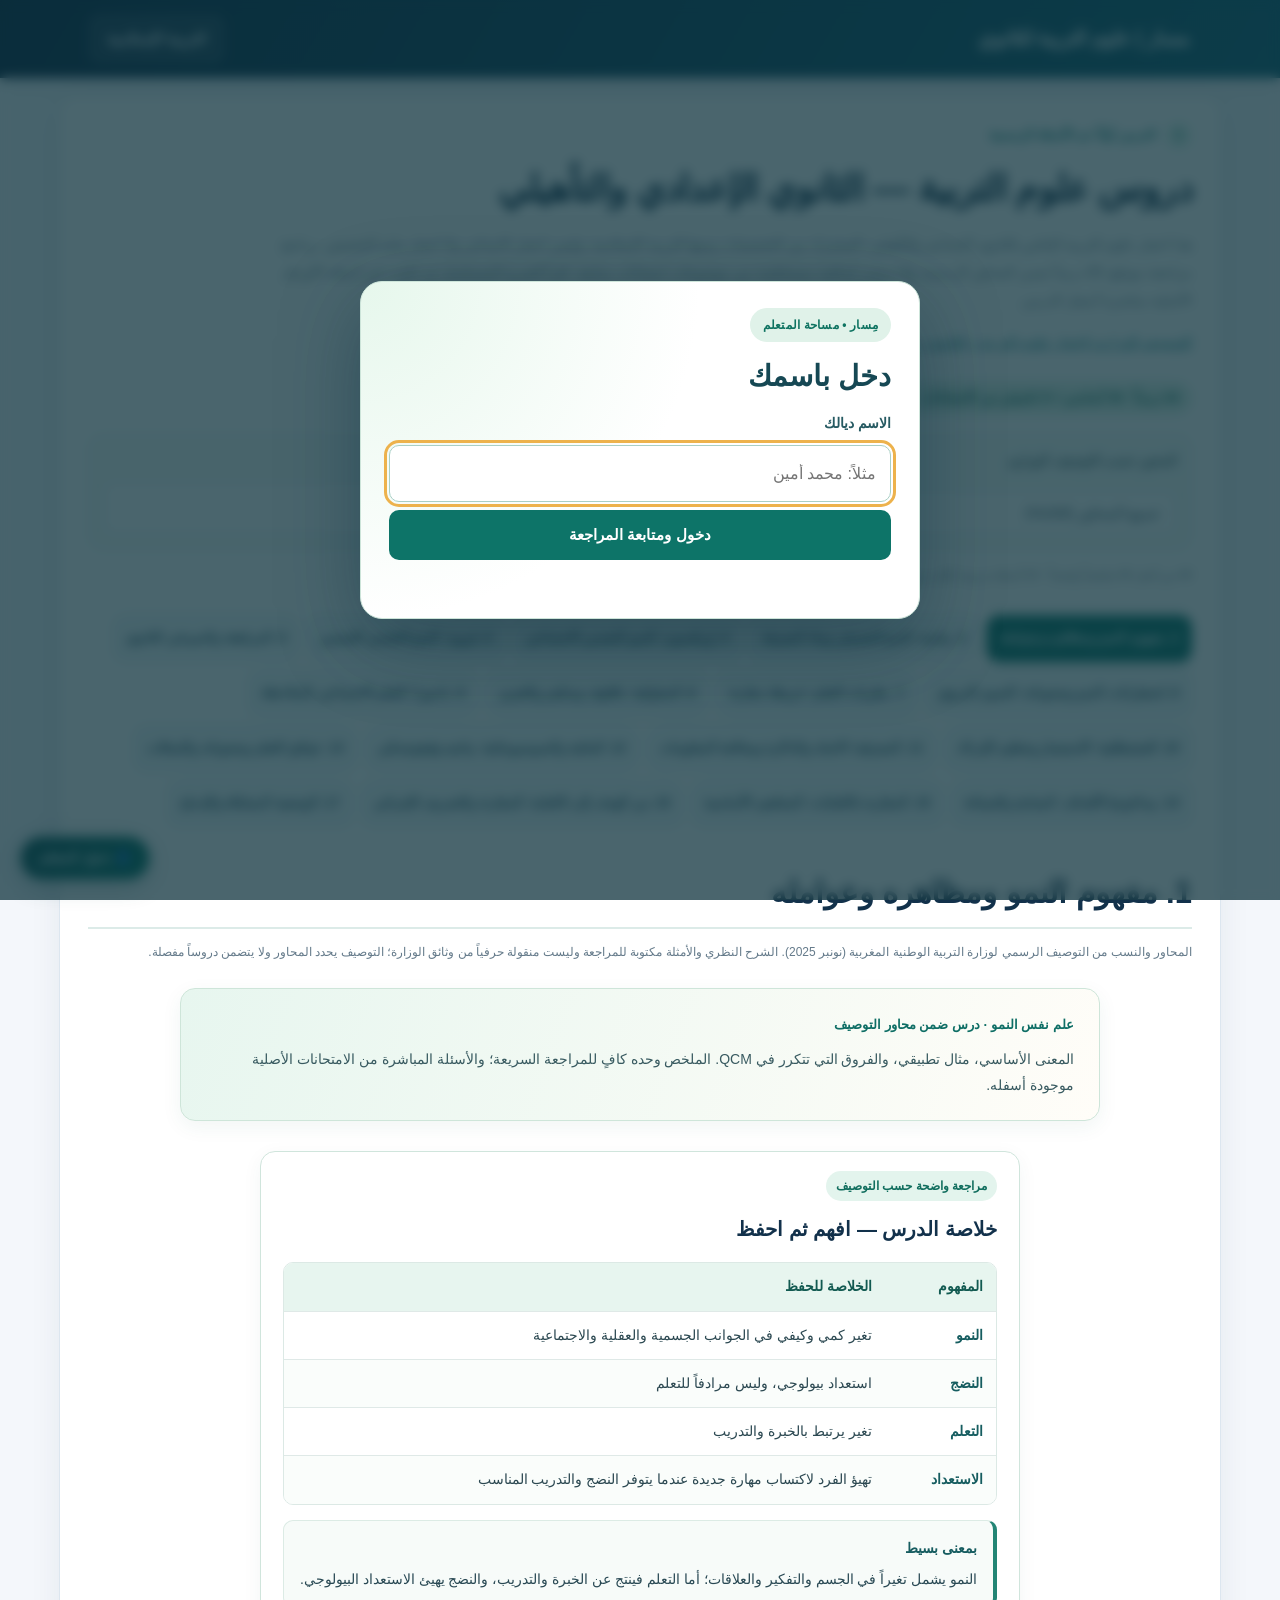
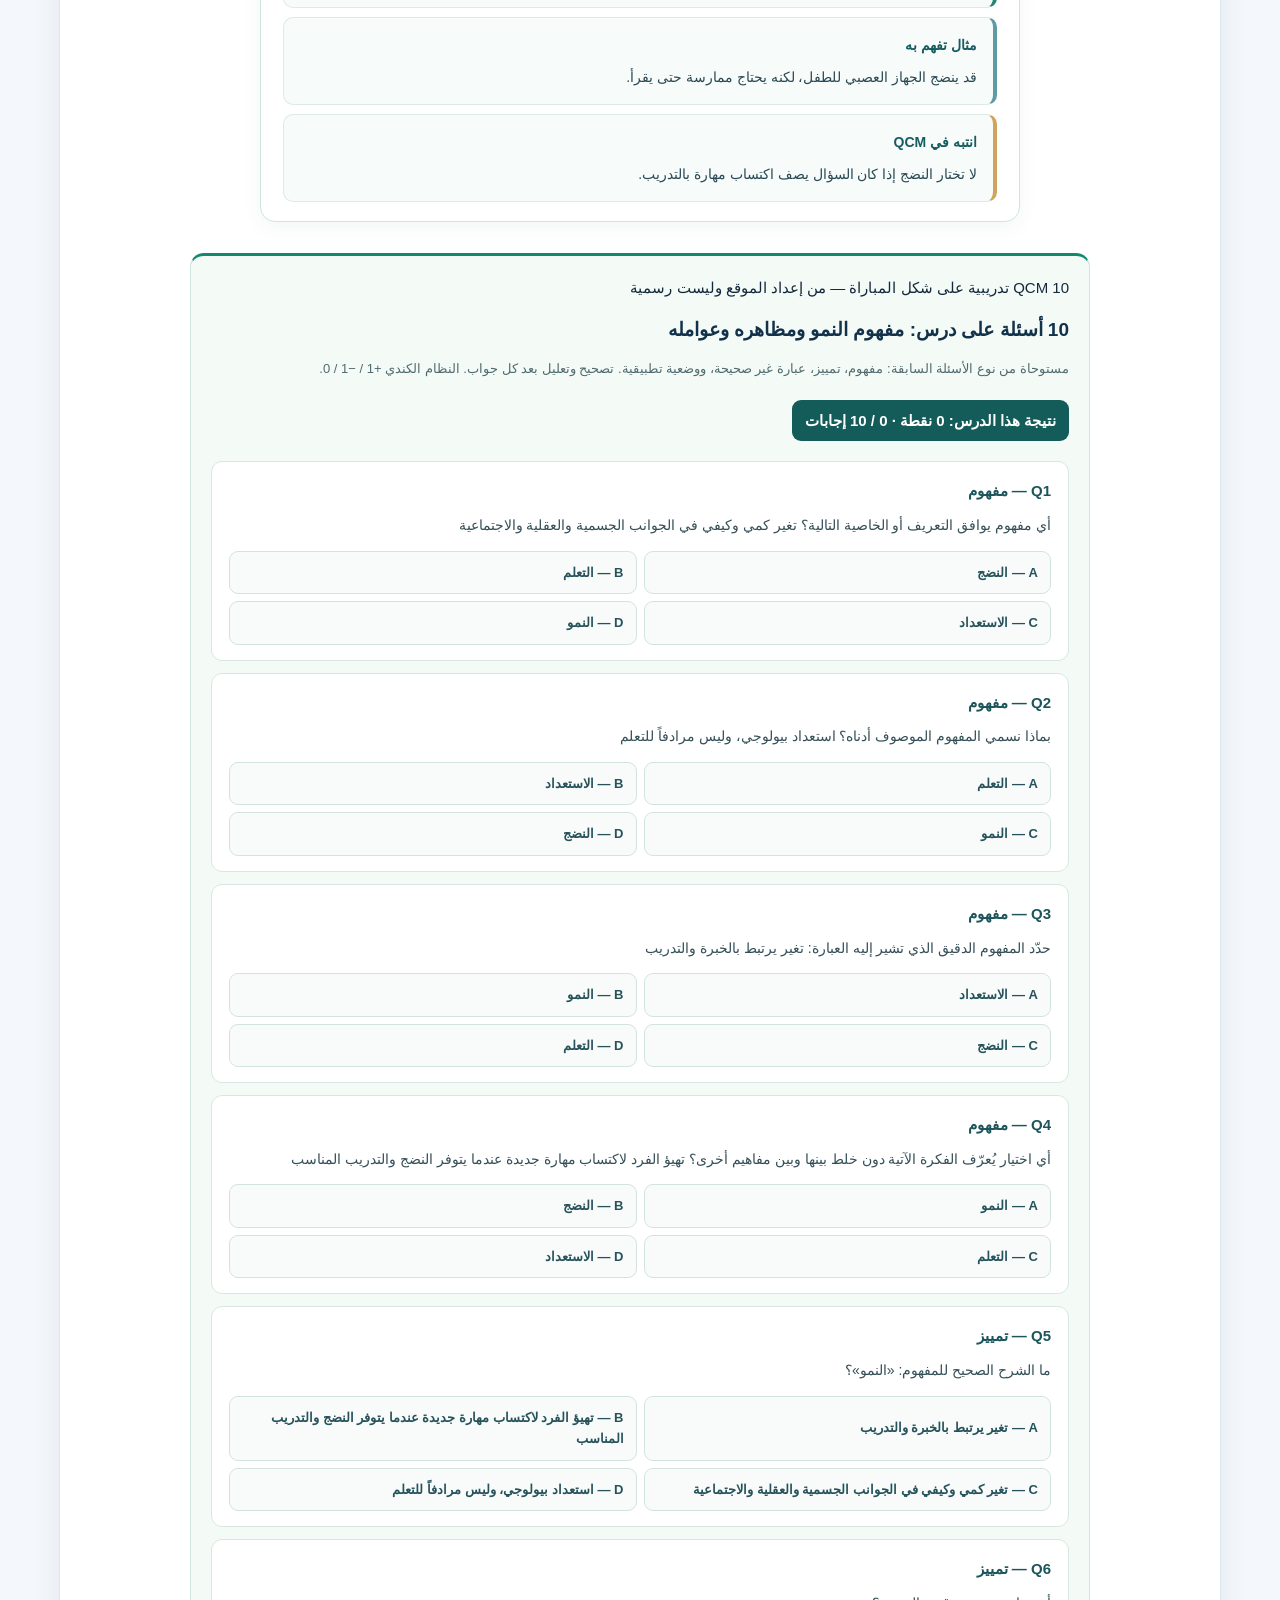
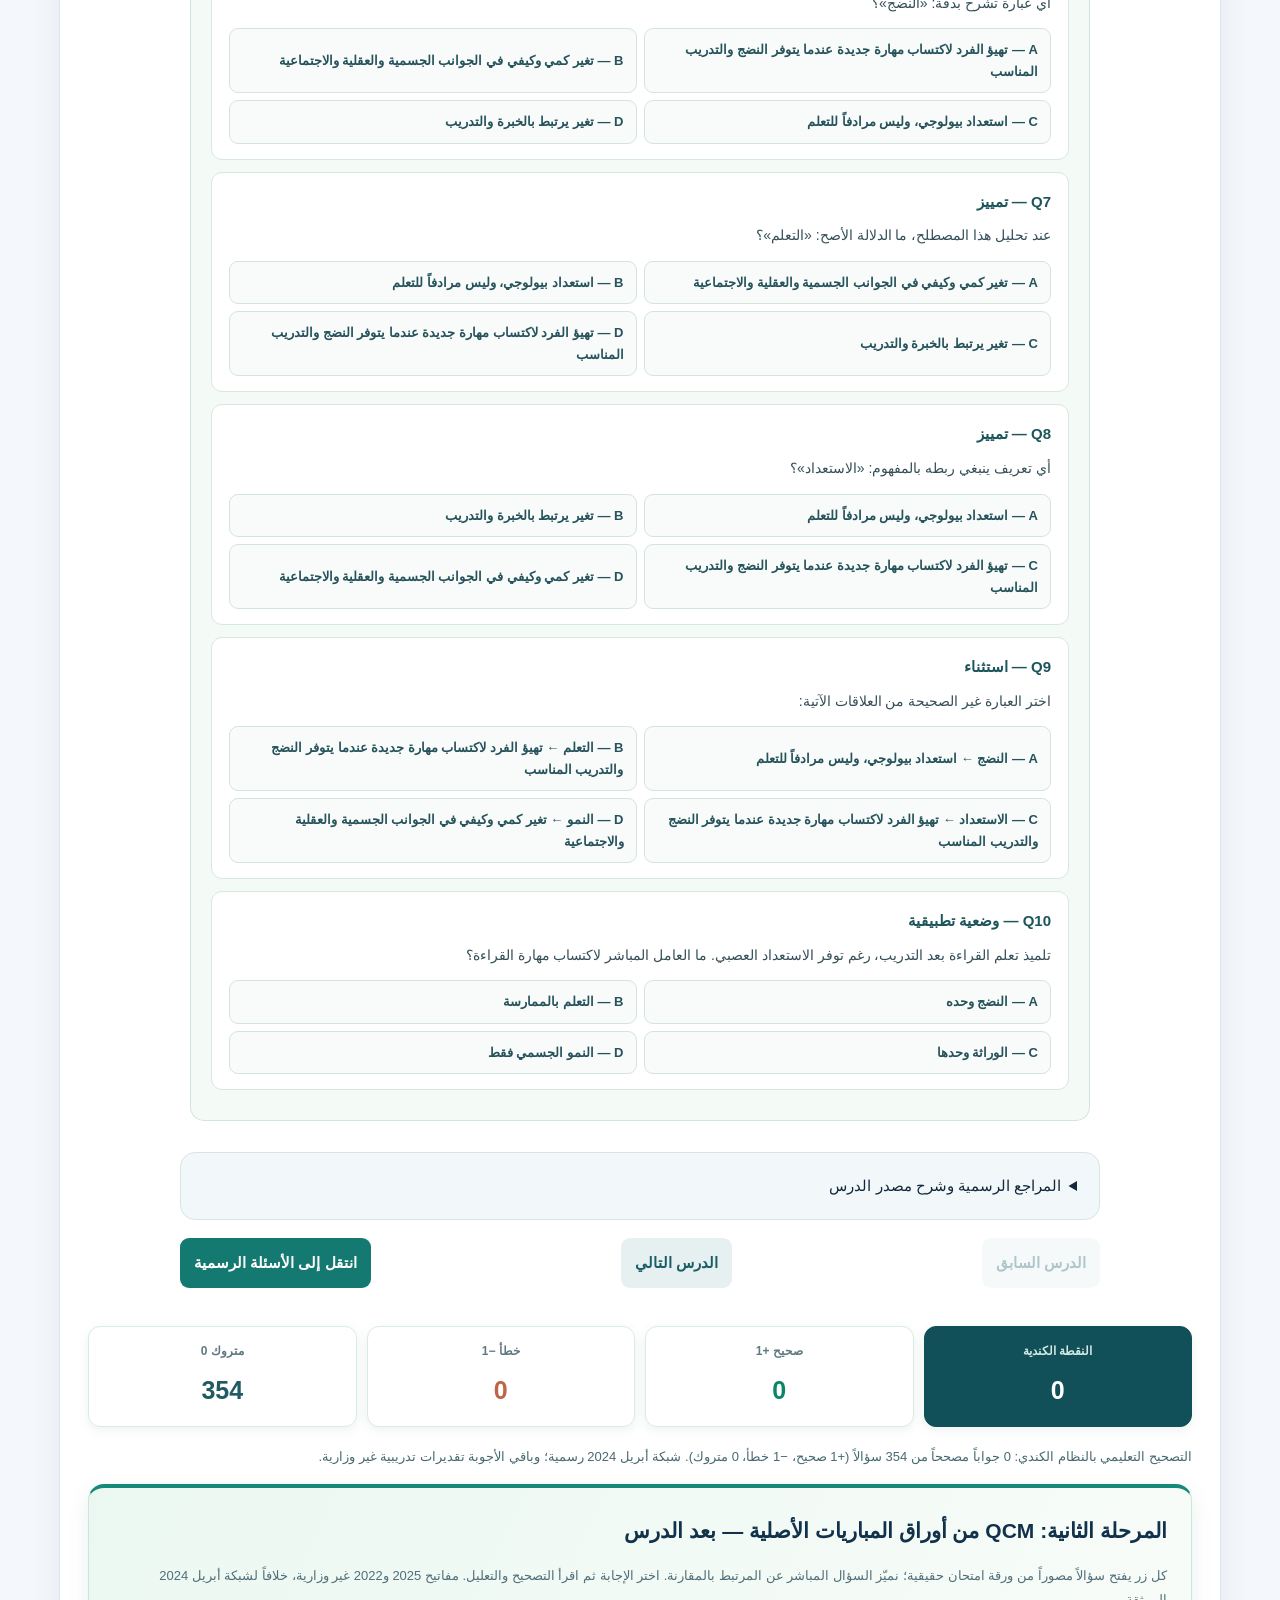
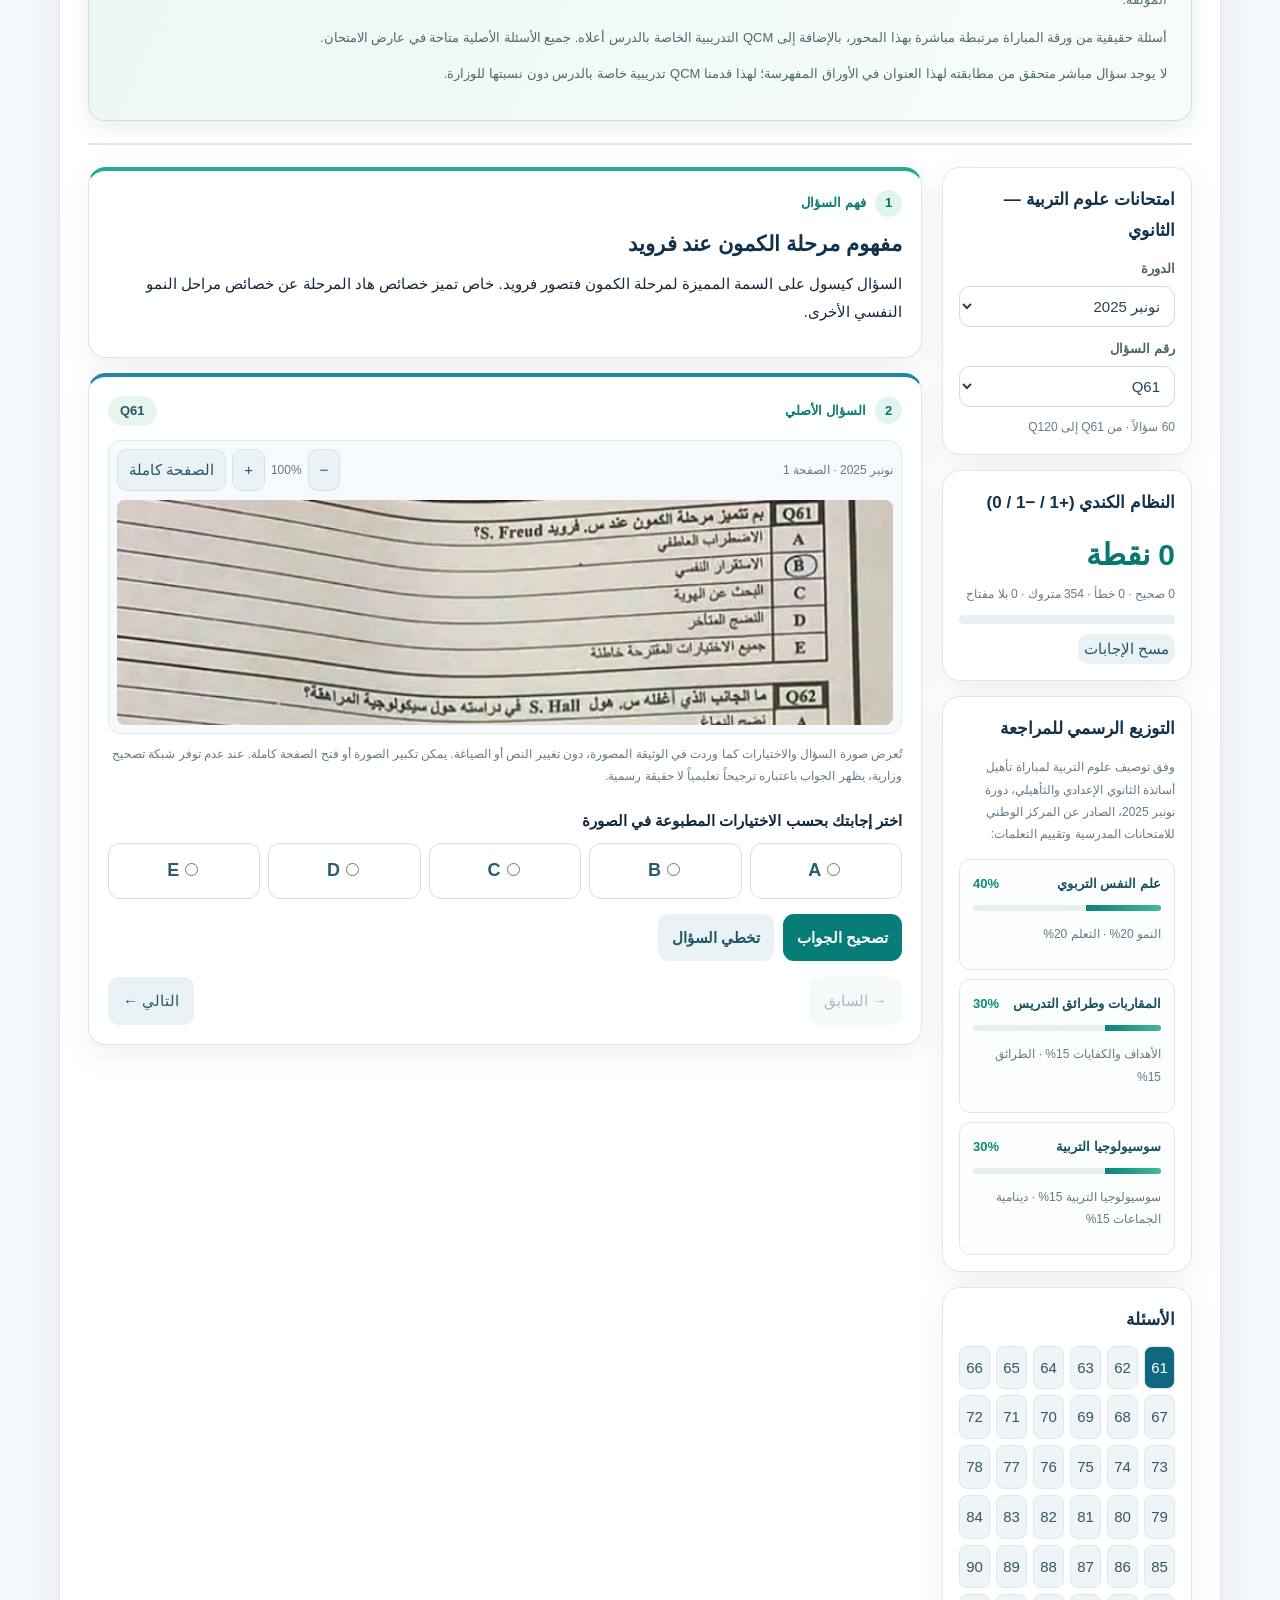
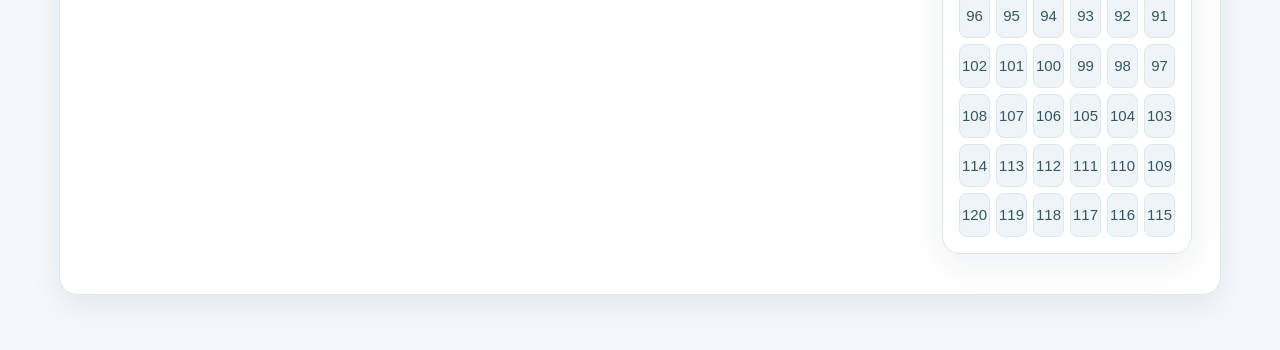
<file: index.html>
<!doctype html>
<html lang="ar" dir="rtl"><head><meta charset="utf-8"><meta name="viewport" content="width=device-width,initial-scale=1">
<meta name="theme-color" content="#184c54"><title>علوم التربية للتعليم الثانوي الإعدادي والتأهيلي | مسار مباراة التعليم</title>
<style>
:root{font-family:Tahoma,"Segoe UI",Arial,sans-serif;color:#263a45;background:#f5f7f9;font-size:15px}
*{box-sizing:border-box}body{margin:0;line-height:1.8}button,select,input{font:inherit}button{cursor:pointer;border:0}a{color:#166978}button:focus-visible,select:focus-visible{outline:3px solid #dfad58;outline-offset:2px}
header{background:#153e49;color:#fff;padding:13px 18px;border-bottom:4px solid #2f9b92}header .inner{max-width:1100px;margin:auto;display:flex;align-items:center;justify-content:space-between;gap:12px;flex-wrap:wrap}
.brand{font-size:18px;font-weight:800}.meta{font-size:12px;color:#c6e1e4}.wrap{max-width:1100px;margin:18px auto 55px;padding:0 14px}
.layout{display:grid;grid-template-columns:250px minmax(0,1fr);gap:17px}.card{background:#fff;border:1px solid #dde5eb;box-shadow:0 3px 12px #173c4c09;border-radius:14px;padding:19px;margin-bottom:15px}
h2{font-size:21px;line-height:1.4;margin:0 0 12px;color:#203f4a}h3{font-size:17px;margin:0 0 9px}.field{display:block;margin:10px 0 5px;font-weight:700;color:#4b636c;font-size:13px}
select{background:#fff;border:1px solid #cbdce1;border-radius:10px;padding:10px;width:100%;color:#203f4a}.side{min-width:0}.side .card{padding:16px}.counter{font-weight:700;color:#0d716d}.progress{height:9px;border-radius:20px;background:#e8eff1;overflow:hidden;margin:10px 0}.progress>div{height:100%;background:#1b9988;width:0;transition:width .25s}
.small{font-size:12px;color:#5f7880}.step{display:flex;gap:9px;align-items:center;color:#19766f;font-size:13px;font-weight:800;margin:0 0 12px}.step b{background:#e1f3ec;border-radius:50%;width:27px;height:27px;display:grid;place-items:center}
.lesson{border-top:3px solid #43ab8f}.lesson p{margin:0 0 12px}.keypoint{background:#eaf6f0;border-radius:10px;padding:10px 13px;color:#1d6555;font-size:13px}
.original{border-top:3px solid #2889a0}.titleline{display:flex;justify-content:space-between;flex-wrap:wrap;align-items:center;gap:10px;margin-bottom:14px}.question-code{background:#eef5f7;border-radius:22px;padding:3px 12px;font-weight:700;font-size:13px;color:#285765}
.source-view{background:#f1f4f6;border:1px solid #dbe6ec;border-radius:10px;padding:8px}.toolbar{display:flex;justify-content:space-between;align-items:center;flex-wrap:wrap;gap:6px;margin:0 0 9px}.toolbox{display:flex;gap:6px;align-items:center}.toolbar button{background:white;color:#285865;border:1px solid #d4e2e8;padding:6px 11px;border-radius:7px}.frame{overflow:auto;background:#fff;border-radius:8px;max-height:75vh}.frame canvas{width:100%;height:auto;display:block;max-width:none}.loader{font-size:13px;padding:24px;text-align:center;color:#54717a}
.choice-title{font-weight:700;margin:19px 0 9px}.options{display:grid;grid-template-columns:repeat(5,minmax(0,1fr));gap:8px}.option{border:1px solid #d1dfe4;border-radius:10px;padding:10px 2px;text-align:center;background:#fff;cursor:pointer;font-weight:800;font-size:18px;color:#26606b}.option:has(input:checked){background:#e0f5ed;border-color:#1b8d77;color:#056c58}.option input{accent-color:#148578;margin-left:6px}.buttons{display:flex;gap:9px;flex-wrap:wrap;margin:15px 0}.buttons button{border-radius:9px;padding:10px 14px;font-weight:700}.primary{background:#0d786d;color:#fff}.secondary{background:#e8f0f2;color:#295967}.clear{background:#f1f4f7;color:#45606b}
.result{border-radius:10px;padding:12px;margin:11px 0;background:#edf8f1;border:1px solid #b5dfc9}.result.bad{background:#fff2ee;border-color:#edc5b9}.result.neutral{background:#f5f6fa;border-color:#d7dfe7}.answer-title{font-weight:800}.nav{display:flex;justify-content:space-between;gap:7px;margin-top:16px}.nav button{padding:10px 15px;border-radius:9px;background:#e7f0f2;color:#285766}.nav button:disabled{opacity:.4;cursor:not-allowed}
.gridnum{display:grid;grid-template-columns:repeat(6,1fr);gap:6px;margin-top:10px}.gridnum button{padding:7px 1px;background:#eef4f6;color:#355663;border-radius:7px;border:1px solid #dce9ec}.gridnum button.now{color:white;background:#156d77}.gridnum button.done{box-shadow:inset 0 -3px #44a879}
.info{font-size:12px;color:#667d86;margin-top:9px}.inline-link{font-size:12px;color:#1c6e7d}
@media(max-width:740px){.layout{grid-template-columns:1fr}.side{display:grid;grid-template-columns:1fr 1fr;gap:10px}.side .card{margin-bottom:0}.side .mainselector{grid-column:1/-1}.wrap{margin-top:12px}.card{padding:14px}.frame{max-height:66vh}.meta{display:none}}
@media(max-width:440px){.side{grid-template-columns:1fr}.side .mainselector{grid-column:auto}.options{grid-template-columns:repeat(5,1fr)}.toolbar button{padding:7px}.brand{font-size:16px}}
</style><link rel="stylesheet" href="assets/masar-premium.css"><style>
#course-hub{border-top:5px solid #0d8f83;background:linear-gradient(180deg,#fff,#f9fcfd)}
#course-hub .course-head{display:flex;align-items:center;justify-content:space-between;gap:12px;flex-wrap:wrap}
#course-hub .course-tabs{display:flex;gap:8px;overflow-x:auto;padding:9px 0 16px}
#course-hub .course-tab{white-space:nowrap;border:1px solid #cddfe3;background:#f1f7f9;color:#254d60;padding:9px 14px;border-radius:999px;font-weight:700}
#course-hub .course-tab.active{background:#0d786d;color:white;border-color:#0d786d}
#course-hub .course-article{display:flex;flex-direction:column;gap:13px;max-width:850px;margin:0 auto}
#course-hub .course-block{padding:15px;border:1px solid #dce9e9;border-radius:13px;background:#fff}
#course-hub .course-block h3{margin:0 0 7px;color:#087a70}
#course-hub .course-block p{margin:0;color:#354e5a}
#course-hub .course-exercises{background:#eaf7f3;padding:15px;border-radius:12px;margin-top:14px}
#course-hub .course-q{margin:5px;padding:9px 15px;background:#fff;color:#086b68;border:1px solid #a9d8cc;border-radius:9px;font-weight:800}
#course-hub .course-note{font-size:13px;color:#526e78}
@media(max-width:700px){#course-hub .course-article{grid-template-columns:1fr}}
#course-hub .course-controls{display:grid;grid-template-columns:minmax(150px,1fr) minmax(180px,1.5fr);gap:8px 14px;align-items:end;margin:16px 0}
#course-hub .course-controls label{font-weight:700;font-size:13px;color:#45626b}
#course-hub .course-controls select,#course-hub .course-controls input{width:100%;border:1px solid #b8d2d5;border-radius:10px;padding:10px;background:#fff;color:#234751}
#course-hub .course-controls input{grid-column:2;grid-row:2}
#course-hub .course-controls select{grid-column:1;grid-row:2}
#course-hub .course-current{color:#135e60;margin:8px 0 12px;font-size:19px}
#course-hub .course-tabs{flex-wrap:wrap;max-height:205px;overflow-y:auto}
#course-hub .course-tab{white-space:normal;text-align:right;font-size:13px;line-height:1.45}
#course-hub .course-article .course-block{border-top:3px solid #d1e8e1}
#course-hub .course-article .course-block p{line-height:1.95}
@media(max-width:600px){#course-hub .course-controls{grid-template-columns:1fr}#course-hub .course-controls input,#course-hub .course-controls select{grid-column:1;grid-row:auto}#course-hub .course-tabs{max-height:240px}}

#course-hub .course-block{position:relative;padding:21px 22px;background:#fff;border:1px solid #dbe6e8;border-right:4px solid #149080;border-radius:12px}
#course-hub .course-block h3{font-size:18px;line-height:1.6;color:#174b57;margin:3px 0 9px}
#course-hub .course-block p{font-size:15px;line-height:2.15;color:#2d4650;margin:0}
#course-hub .course-kind{font-size:12px;font-weight:700;color:#32796f;display:inline-block;margin-bottom:3px}
#course-hub .course-block.course-exam{background:#f2faf6;border-right-color:#ca984b}
#course-hub .course-outline{background:#f4f9fa;border:1px solid #d6e7e7;border-radius:13px;padding:14px 17px;margin:5px 0}
#course-hub .course-outline h3{font-size:15px;margin:0 0 6px;color:#225b64}
#course-hub .course-outline ol{margin:0;padding-right:22px;columns:2;column-gap:30px}
#course-hub .course-outline li{break-inside:avoid;padding:3px 0}
#course-hub .course-outline a{font-size:13px;text-decoration:none;color:#136f70}
#course-hub .course-sources{padding:13px 17px;background:#fafcfb;border:1px solid #d9e7e4;border-radius:12px;margin:6px 0}
#course-hub .course-sources a{display:inline-block;margin:4px 0 4px 12px}
#course-hub .course-sources h3{font-size:15px;margin:0 0 5px}
#course-hub .course-sources p{font-size:12px;color:#506b72;margin:4px 0}
@media(max-width:700px){#course-hub .course-outline ol{columns:1}#course-hub .course-block{padding:16px 14px}#course-hub .course-block p{font-size:15px;line-height:2}}

/* Design 2026-11-10: organized textbook reading, no two-column fragments. */
#course-hub{background:#fbfdfd;overflow:hidden}
#course-hub .course-head h2{font-size:clamp(23px,3vw,32px);line-height:1.4;margin:0 0 10px}
#course-hub .course-head p{font-size:14px;line-height:1.9}
#course-hub .course-article{max-width:920px;display:flex;flex-direction:column;gap:0;margin:15px auto 20px}
#course-hub .course-tabs{max-height:180px;overflow:auto;gap:7px;border-top:1px solid #e3eded;padding-top:16px}
#course-hub .course-tab{font-size:13px;padding:9px 12px}
#course-hub .course-current{font-size:clamp(21px,3vw,28px);padding:15px 0 5px;border-bottom:2px solid #dcebe8;margin-top:16px}
#course-hub .reader-hero{background:linear-gradient(115deg,#ecf8f5,#fff);border:1px solid #cce6df;border-radius:13px;padding:18px 21px;margin:10px 0 15px}
#course-hub .reader-hero p{margin:8px 0 0;color:#385a60;line-height:1.9;font-size:14px}
#course-hub .reader-kicker{color:#0e6e65;font-size:13px;font-weight:800}
#course-hub .reader-toc{padding:17px 22px;margin:0 0 11px;background:white;border:1px solid #d8e4e5;border-radius:12px}
#course-hub .reader-toc h3{font-size:16px;margin:0 0 8px;color:#225963}
#course-hub .reader-toc ol{padding-right:24px;margin:0;columns:2;column-gap:30px}
#course-hub .reader-toc li{break-inside:avoid;margin:2px 0;padding:3px}
#course-hub .reader-toc a{font-size:14px;color:#146c72;text-decoration:none}
#course-hub .master-chapter{background:#fff;border-bottom:1px solid #dfebeb;padding:26px 29px;scroll-margin-top:16px}
#course-hub .master-chapter:nth-of-type(even){background:#fcfefd}
#course-hub .chapter-label{display:inline-block;color:#39756e;font-size:12px;font-weight:800;margin-bottom:6px}
#course-hub .master-chapter h3{font-size:19px;color:#174754;margin:0 0 12px;line-height:1.55}
#course-hub .master-chapter p{font-size:16px;color:#263f49;line-height:2.13;margin:0 0 12px;overflow-wrap:anywhere}
#course-hub .master-chapter p:last-child{margin-bottom:0}
#course-hub .reader-references{background:#f2f7f9;border:1px solid #d7e4e7;padding:19px 22px;border-radius:13px;margin:20px 0 0}
#course-hub .reader-references h3{font-size:17px;margin:0 0 10px}
#course-hub .reader-note{color:#4d6971;font-size:13px;line-height:1.95;margin:0 0 10px}
#course-hub .reader-source{display:flex;flex-wrap:wrap;gap:7px 10px;align-items:baseline;padding:7px 0;border-bottom:1px solid #dce8e9}
#course-hub .reader-source-kind{color:#57747b;font-size:12px;font-weight:800;min-width:84px}
#course-hub .reader-source a{color:#116a75;overflow-wrap:anywhere;font-size:13px}
#course-hub .reader-biblio{font-size:12px;line-height:1.85;color:#547078;margin:12px 0 0}
#course-hub .reader-ministry-note{padding:7px 0}
#course-hub .reader-ministry-note summary{color:#225b62;font-weight:800;cursor:pointer}
#course-hub .reader-ministry-note p{font-size:14px;line-height:2}
#course-hub .reader-actions{display:flex;gap:9px;flex-wrap:wrap;justify-content:space-between;padding:18px 0}
#course-hub .reader-nav{background:#e6f0f1;color:#1b5d66;border-radius:9px;padding:11px 14px;font-weight:800}
#course-hub .reader-nav:disabled{opacity:.35;cursor:not-allowed}
#course-hub .reader-nav-primary{background:#147a71;color:white}
#course-hub .course-exercises{max-width:100%;background:#ecf7f3;border:1px solid #d2e6e0;padding:22px;margin-top:15px}
#course-hub .master-q{font-size:13px;line-height:1.7;white-space:normal;text-align:right;max-width:100%}
#course-hub>.layout{margin-top:22px;border-top:2px solid #dce9e7;padding-top:22px}
#course-hub .layout .card{background:#fff}
#course-hub .layout .content{min-width:0}
#course-hub .layout .frame{max-height:65vh}
@media(max-width:740px){#course-hub .reader-toc ol{columns:1}#course-hub .master-chapter{padding:19px 13px}#course-hub .master-chapter p{font-size:15px;line-height:2.08}#course-hub .reader-hero,#course-hub .reader-references{padding:15px 12px}#course-hub .course-tabs{max-height:200px}#course-hub>.layout{margin-top:15px}}

#course-hub .reader-glossary{background:#f7faf9;border:1px solid #d4e5e0;border-radius:12px;padding:20px 22px;margin:15px 0 4px}
#course-hub .reader-glossary h3{font-size:18px;color:#1a5760;margin:0 0 9px}
#course-hub .reader-glossary-grid{display:grid;grid-template-columns:repeat(2,minmax(0,1fr));gap:10px}
#course-hub .reader-glossary-item{background:#fff;border:1px solid #e0e9e7;border-right:3px solid #5d9d91;border-radius:10px;padding:12px 15px}
#course-hub .reader-glossary-item h4{font-size:15px;color:#225a5e;margin:0 0 5px}
#course-hub .reader-glossary-item p{color:#344d56;font-size:14px;line-height:1.95;margin:0}
@media(max-width:680px){#course-hub .reader-glossary-grid{grid-template-columns:1fr}#course-hub .reader-glossary{padding:13px 11px}}
</style><link rel="stylesheet" href="assets/science-refresh.css?v=20261111exam"><link rel="stylesheet" href="assets/masar-profiles.css?v=20261110profile1"><script src="assets/masar-profiles.js?v=20261111study"></script></head><body>
<header><div class="inner"><div class="brand">مسار | علوم التربية للثانوي</div><a href="./tarbiya-islamia/" style="color:#fff;background:#147b76;border-radius:9px;padding:7px 14px;font-weight:bold;text-decoration:none">التربية الإسلامية</a></div></header>
<main class="wrap"><section class="card" id="course-hub" aria-label="الدروس قبل الامتحانات"><div class="course-head"><div><div class="step"><b>1</b> الدرس أولاً، ثم الأسئلة الرسمية</div><h2>دروس علوم التربية — الثانوي الإعدادي والتأهيلي</h2><p class="small">هذا اختبار علوم التربية الخاص بالثانوي الإعدادي والتأهيلي، المشترك بين التخصصات ومنها التربية الإسلامية، وليس اختبار الابتدائي ولا اختبار مادة التخصص. برنامج مراجعة موسّع: 35 درساً ضمن المحاور الرسمية و9 دروس إضافية مستخلصة من موضوعات امتحانات سابقة. اقرأ الشرح المتسلسل ثم جاوب عن أسئلة الأوراق الأصلية مباشرة أسفل الدرس.</p><p class="small"><a href="https://drive.google.com/file/d/1H8Ql6B3s3rWep-O51YJJ0MOnF2j7V0WA/view" target="_blank" rel="noopener noreferrer">التوصيف الوزاري لاختبار علوم التربية – الثانوي – نونبر 2025</a> · <a href="https://crmefcasablancasettat.ma/%D8%A8%D8%B7%D8%A7%D9%82%D8%A7%D8%AA-%D8%AA%D9%88%D8%B5%D9%8A%D9%81-%D8%A7%D9%84%D8%AB%D8%A7%D9%86%D9%88%D9%8A-2/" target="_blank" rel="noopener noreferrer">بطاقة مجزوءة علوم التربية – المركز الجهوي لتكوين الثانوي</a></p></div><span class="question-code">44 درساً · 35 أساسي + 9 تكميلي من الامتحانات</span></div><div class="course-controls"><label for="course-group">المحور حسب التوصيف الوزاري</label><select id="course-group"><option value="all">جميع المحاور (100%)</option></select><label for="course-search">البحث عن درس أو مفهوم</label><input id="course-search" type="search" placeholder="مثلاً: بياجيه، الكفايات، بورديو، السوسيومترية" autocomplete="off"></div><p class="small" id="course-count" role="status"></p><div class="course-tabs" id="course-tabs" role="group" aria-label="اختيار الدرس"></div><h3 id="course-current" class="course-current"></h3><p class="small">المحاور والنسب من التوصيف الرسمي لوزارة التربية الوطنية المغربية (نونبر 2025). الشرح النظري والأمثلة مكتوبة للمراجعة وليست منقولة حرفياً من وثائق الوزارة؛ التوصيف يحدد المحاور ولا يتضمن دروساً مفصلة.</p><div id="course-article" class="course-article"></div><div class="science-scoreboard" id="science-scoreboard" aria-label="النظام الكندي لتنقيط الامتحان">
<div class="science-scoreboard-item points"><span>النقطة الكندية</span><strong id="science-points">0</strong></div>
<div class="science-scoreboard-item correct"><span>صحيح +1</span><strong id="science-right">0</strong></div>
<div class="science-scoreboard-item wrong"><span>خطأ −1</span><strong id="science-wrong">0</strong></div>
<div class="science-scoreboard-item skipped"><span>متروك 0</span><strong id="science-unanswered">0</strong></div>
</div><p class="science-score-note" id="science-score-note">التصحيح التعليمي بالنظام الكندي: الصحيح +1، الخطأ −1، المتروك 0. جميع الدورات الـ354 لها أجوبة تدريبية، مع بيان الفرق بين المفتاح الرسمي والجواب الاجتهادي.</p>
<div class="course-exercises"><h3>المرحلة الثانية: QCM من أوراق المباريات الأصلية — بعد الدرس</h3><p class="course-note">كل زر يفتح سؤالاً مصوراً من ورقة امتحان حقيقية؛ نميّز السؤال المباشر عن المرتبط بالمقارنة. اختر الإجابة ثم اقرأ التصحيح والتعليل. مفاتيح 2025 و2022 غير وزارية، خلافاً لشبكة أبريل 2024 الموثقة.</p><div id="course-qs"></div></div><div class="layout">
<aside class="side">
<section class="card mainselector"><h3>امتحانات علوم التربية — الثانوي</h3><label class="field" for="exam-select">الدورة</label><select id="exam-select"></select><label class="field" for="number-select">رقم السؤال</label><select id="number-select"></select><div class="info" id="exam-meta"></div></section>
<section class="card"><h3>النظام الكندي (+1 / −1 / 0)</h3><div class="counter" id="score">0 نقطة</div><div class="small" id="completed">0 إجابات مقيّمة</div><div class="progress"><div id="progress-bar"></div></div><button id="reset" class="clear" type="button">مسح الإجابات</button></section>
<section class="card"><h3>التوزيع الرسمي للمراجعة</h3>
 <p class="small">وفق توصيف علوم التربية لمباراة تأهيل أساتذة الثانوي الإعدادي والتأهيلي، دورة نونبر 2025، الصادر عن المركز الوطني للامتحانات المدرسية وتقييم التعلمات:</p>
 <div class="subject-program">
  <div class="program-row"><div class="program-top"><strong>علم النفس التربوي</strong><span>40%</span></div><div class="progress"><div style="width:40%"></div></div><p class="mini">النمو 20% · التعلم 20%</p></div>
  <div class="program-row"><div class="program-top"><strong>المقاربات وطرائق التدريس</strong><span>30%</span></div><div class="progress"><div style="width:30%"></div></div><p class="mini">الأهداف والكفايات 15% · الطرائق 15%</p></div>
  <div class="program-row"><div class="program-top"><strong>سوسيولوجيا التربية</strong><span>30%</span></div><div class="progress"><div style="width:30%"></div></div><p class="mini">سوسيولوجيا التربية 15% · دينامية الجماعات 15%</p></div>
 </div></section><section class="card"><h3>الأسئلة</h3><div id="q-grid" class="gridnum"></div></section>
</aside>
<div class="content">
<section class="card lesson" id="lesson-card"><div class="step"><b>1</b> فهم السؤال</div><h2 id="lesson-title"></h2><p id="lesson-text"></p></section>

<section class="card" id="intro-card" hidden>
 <div class="step"><b>2</b> نص الانطلاق الأصلي</div>
 <h2 id="intro-title">اقرأ النص قبل الإجابة</h2>
 <p class="small" id="intro-description">هذا النص جزء من ورقة الامتحان الأصلية، والأسئلة التالية مبنية عليه.</p>
 <div class="intro-preview" id="intro-preview" hidden>
  <p class="small">النص كما ورد في النسخة المصورة؛ يمكنك تكبيره من الهاتف.</p>
  <div class="intro-imgs" id="intro-imgs"></div>
 </div>
 <button type="button" class="primary" id="intro-toggle">عرض نص الانطلاق</button>
</section>
<section class="card original" id="question-card"><div class="titleline"><div class="step" style="margin:0"><b>2</b> السؤال الأصلي</div><span id="q-code" class="question-code">Q61</span></div>
<div class="source-view"><div class="toolbar"><span class="small" id="sheet-label">الصفحة</span><div class="toolbox"><button id="zoom-out" type="button" aria-label="تصغير">−</button><span id="zoom-label" class="small">100%</span><button id="zoom-in" type="button" aria-label="تكبير">+</button><button id="page-toggle" type="button">الصفحة كاملة</button></div></div><div class="frame" id="canvas-frame"><div class="loader" id="loading">تحميل صورة السؤال الأصلي...</div><canvas id="question-canvas" aria-label="السؤال والاختيارات كما وردا في ورقة الامتحان الأصلية"></canvas></div></div>
<div class="info">تُعرض صورة السؤال والاختيارات كما وردت في الوثيقة المصورة، دون تغيير النص أو الصياغة. يمكن تكبير الصورة أو فتح الصفحة كاملة. عند عدم توفر شبكة تصحيح وزارية، يظهر الجواب باعتباره ترجيحاً تعليمياً لا حقيقة رسمية.</div>
<div class="choice-title">اختر إجابتك بحسب الاختيارات المطبوعة في الصورة</div><div class="options" id="answers"></div>
<div class="buttons"><button type="button" class="primary" id="check">تصحيح الجواب</button><button type="button" class="secondary" id="retry">إعادة المحاولة</button><button type="button" class="secondary" id="skip">تخطي السؤال</button></div><div class="result" id="feedback" hidden></div>
<div class="nav"><button type="button" id="prev">→ السابق</button><button type="button" id="next">التالي ←</button></div></section>
</div></div></section></main>
<script id="masar-reasoning-data">window.MASAR_REASONING_2025={"61":"مرحلة الكمون عند فرويد تُميز عادة بهدوء نسبي للدوافع الجنسية وتوجيه الطاقة نحو التعلم والعلاقات الاجتماعية. يختلف ذلك عن المرحلة الفمية أو الشرجية أو التناسلية.","63":"نظرية النمو النفسي الاجتماعي ترتبط بإريك إريكسون، الذي صاغ مراحل نمو تتميز كل واحدة بأزمة أو مهمة نفسية اجتماعية.","64":"في منهج مونتيسوري يهيئ الراشد بيئة منظمة ويلاحظ الطفل ويوجهه عند الضرورة؛ لا يقوم على التلقين المستمر ولا على ترك الطفل بلا إطار.","66":"العنف الرمزي في تحليل بورديو مرتبط بفرض معايير ثقافية واجتماعية بوصفها مشروعة وطبيعية، وليس بالضرورة اعتداءً مادياً مباشراً.","67":"مرحلة العمليات الصورية عند بياجيه تمثل القدرة على التعامل مع الفرضيات والأفكار المجردة، بخلاف العمليات المادية المرتبطة بالمحسوس.","68":"يرتبط طور المراهقة في نظرية إريكسون بصراع الهوية مقابل تشتت الدور، حيث يستكشف المراهق أدواره وقيمه واتجاهاته.","69":"في العمليات الصورية يصبح التفكير الافتراضي والاستدلال المجرد ممكناً؛ أما منطق العمليات المادية فيرتبط أكثر بموضوعات ملموسة.","72":"الإشراط الإجرائي عند سكينر يفسر تغير احتمال تكرار السلوك بحسب نتائجه، مثل التعزيز والعقاب، وليس مجرد اقتران منبهين.","73":"في نموذج أتكنسون وشيفرين قد تُحفظ المعلومات مؤقتاً في الذاكرة قصيرة المدى، ويسهم التكرار والترميز في نقلها إلى الذاكرة طويلة المدى.","74":"يؤكد برونر دور التعلم بالاكتشاف والتنظيم النشط للمعلومات، مع تمثيل المعرفة بالفعل ثم الصورة ثم الرمز.","75":"منطقة النمو القريب عند فيغوتسكي هي المسافة بين ما يستطيع المتعلم إنجازه مستقلاً وما يمكن أن ينجزه بمساعدة راشد أو قرين أكثر خبرة.","77":"يتقدم البناء المعرفي في نظرية بياجيه بعمليتي الاستيعاب والملاءمة والموازنة؛ المتعلم ينظم معارفه بنشاط عبر التفاعل مع البيئة.","81":"في تصنيف بلوم التقليدي، استعمال المعرفة أو القاعدة في وضعية جديدة ينتمي إلى مستوى التطبيق، بخلاف مجرد التذكر أو الفهم.","82":"التربية الدامجة تسعى لإزالة عوائق الولوج والمشاركة والتعلم لدى جميع المتعلمين، مع تكييف الشروط والوسائل حسب الحاجات.","83":"العصف الذهني يركز أولاً على إنتاج أفكار متعددة دون نقد فوري، ثم تُناقش الاقتراحات وتُنتقى في مرحلة لاحقة.","84":"يشير مبدأ المطابقة عند بولز وجينتس إلى تشابه العلاقات الاجتماعية والتنظيمية في المدرسة مع علاقات العمل في النظام الاقتصادي.","86":"تُعد إعادة الحفظ والتكرار البسيط من الاستراتيجيات السطحية، على خلاف الربط والتنظيم والتحليل التي تقترب من المعالجة العميقة.","87":"الوضعية المشكلة تستثير البحث وتعبئة المعارف السابقة لتجاوز عائق ذي معنى، وليست مجرد طلب إعادة إنتاج جواب محفوظ.","90":"ارتبط كورت ليفين بنظرية المجال ودراسة دينامية الجماعات، بما فيها تفاعل الأفراد والقوى المؤثرة في السلوك داخل الجماعة.","92":"يتضمن التقويم جمع المعلومات وقياس جوانب الأداء ثم إصدار حكم واتخاذ قرار تربوي مناسب، وليس الاكتفاء بإجراء اختبار.","93":"توجد الحاجات الفيزيولوجية الأساسية في قاعدة التسلسل الهرمي الشائع المنسوب إلى ماسلو، قبل حاجات الأمن والانتماء والتقدير.","96":"يتعلق التواصل شبه اللفظي بنبرة الصوت وشدته وسرعته وإيقاعه، لا بمحتوى الكلمات ذاته ولا بحركات الجسم وحدها.","100":"الذاكرة العاملة منظومة للاحتفاظ المؤقت بالمعلومات ومعالجتها أثناء إنجاز مهمة، وتختلف عن التخزين طويل المدى.","101":"يُربط التعزيز في الإشراط الإجرائي بسكينر؛ التعزيز يزيد احتمال تكرار الاستجابة، بينما الإشراط الكلاسيكي يرتبط أساساً ببافلوف.","103":"يصف باندورا التعلم بالملاحظة والنمذجة: ينتبه الفرد إلى نموذج ويحتفظ بما لاحظه ويعيد الأداء وفق دافعيته وقدرته.","104":"يطلق تأثير بجماليون أو روزنتال على أثر توقعات الأستاذ في أداء المتعلم، حين تنعكس التوقعات على معاملة المتعلمين وفرص تعلمهم.","105":"المقاربة بالكفايات لا تقتصر على حفظ الموارد، بل تستهدف تعبئة المعارف والمهارات والمواقف في وضعية ذات معنى.","106":"يُصاغ الهدف الإجرائي بحيث يمكن ملاحظة الأداء وتقويمه باستخدام شروط ومعايير محددة، وهو ما يميز بيداغوجيا الأهداف.","107":"يرتبط التقويم التكويني بالتغذية الراجعة والدعم أثناء التعلم، بينما يأتي التقويم الإجمالي عند نهاية مرحلة.","108":"تتميز الكفاية بتعبئة موارد مختلفة لمواجهة مهمة مركبة وسياقية، لا بتجميع معارف معزولة دون توظيف.","109":"بيداغوجيا الأهداف تُجزئ التعلمات إلى أهداف واضحة قابلة للملاحظة والقياس وتساعد على تتبع تحققها.","110":"اللعب البيداغوجي نشاط تتضمن قواعده وتفاعلاته غاية تعلمية مقصودة، بخلاف اللعب المخصص للترفيه وحده.","113":"يربط بورديو التفاوت في التحصيل بالرأسمال الثقافي والظروف الاجتماعية وآليات إعادة الإنتاج المدرسي، وليس بالقدرات الفردية فقط.","114":"يعد دوركايم التربية تنشئة اجتماعية تنقل القيم والقواعد المشتركة للأجيال الناشئة وتساعد على اندماجها في المجتمع.","115":"يرتبط بورديو وباسرون بآليات إعادة الإنتاج الاجتماعي والثقافي والعنف الرمزي في المؤسسة المدرسية.","116":"السوسيوغرام تمثيل للعلاقات والاختيارات داخل الجماعة، وليس مقياساً لعلامات الاختبارات الدراسية.","119":"تركز صنافة كراثوول على المجال الوجداني للأهداف، مثل التلقي والاستجابة والتثمين والتنظيم والتمثل القيمي."};</script>
<script src="science-master-reasoning.js?v=20261110final1"></script>
<script src="science-teacher-keys.js?v=20261110teacher4"></script>
<script src="question-guides.js"></script>
<script>
(function(){
'use strict';
const exams=[
{id:'2022',name:'نونبر 2022',count:60,first:2,groups:null,per:6,choices:4,keys:'ACCADAABACBADABBCCBBCBCACBCDACBCBADDACBCABDDBCBDBCBBACDBABDB',map:'172eggggggddgggdg77ggg0gg1gggdggdgggg7g7g3ggggggeeggggg2gggg',range:[.11,.90]},
{id:'2023',name:'دجنبر 2023',count:60,first:3,groups:null,per:6,choices:4,keys:'CACBDDBBACADDDACDCAADBBDBADACBDDBCADBDABDACBADAADABDACCDBAAD',map:'gggdgg7c5ddg0ggcggggdg77dg6gggg5ggagf7gg0gg3gg13gggggggggggg',range:[.09,.88]},
{id:'2024f',name:'فبراير 2024',count:54,first:2,groups:null,per:6,choices:4,keys:'',map:'d6dgg130d06g1d013dg53g9g39g10ggggg0ggggg1ggggegggggggg',range:[.12,.86]},
{id:'2024a',name:'أبريل 2024',count:60,first:1,groups:[5,5,6,5,5,6,6,6,6,6,4],per:5,choices:4,keys:'BAAABABBBCDABADBDACBADCCAADBCACDAAABACBABACAADDADBCBABCDCABA',map:'80070dgg1ddgggggedgggg702ggegggg6dg6gggg9ge6ggdggggggfgggggg',range:[.10,.84]},
{id:'2024o',name:'أكتوبر 2024',count:60,first:4,groups:null,per:5,choices:5,keys:'AADACACBBDAACBCBCADBACAACBBDBCECBACDCBADABACBBBABDEABDCACBDC',map:'egdg55g5gg5gg1ggggggggggggdgg5gggdggggggggggggg3d6ggg6gg1ggg',range:[.10,.78]},
{id:'2025',name:'نونبر 2025',count:60,first:1,groups:null,per:5,choices:5,keys:'',map:'',range:[.10,.91]}
];
const originalIntro={
 "2023":[{src:"images/2023-02.webp",label:"نص الانطلاق – دجنبر 2023"}],
 "2024f":[{src:"images/2024f-01.webp",label:"نص الانطلاق – فبراير 2024"}],
 "2024o":[
  {src:"images/2024o-02.webp",label:"نص الانطلاق – أكتوبر 2024، الصفحة الأولى"},
  {src:"images/2024o-03.webp",label:"نص الانطلاق – أكتوبر 2024، تتمة النص"}
 ]
};
const $=s=>document.getElementById(s);
let proposals=window.MASAR_TEACHER_KEYS||{},examIndex=5,qi=0,zoom=100,full=false,cache={},answers={};
function answerKey(e,i){return e.keys[i]||proposals[e.id]?.keys?.[String(i+61)]||''}
function isOfficialKey(e){return e.id==='2024a'}
try{answers=JSON.parse(localStorage.getItem(window.MASAR_PROFILES?.key('masar-original-exams-v1')||'masar-original-exams-v1')||'{}')||{}}catch(_){}
function id(e,n){return e.id+'-'+n}
function save(){try{localStorage.setItem(window.MASAR_PROFILES?.key('masar-original-exams-v1')||'masar-original-exams-v1',JSON.stringify(answers))}catch(_){}}
function locate(e,i){if(e.groups){let remaining=i;for(let j=0;j<e.groups.length;j++){if(remaining<e.groups[j])return {page:e.first+j,slot:remaining,count:e.groups[j]};remaining-=e.groups[j];}}return {page:e.first+Math.floor(i/e.per),slot:i%e.per,count:e.per}}
function setZoom(v){zoom=Math.min(220,Math.max(100,v));$('zoom-label').textContent=zoom+'%';$('question-canvas').style.width=zoom+'%'}
function showImage(){const e=exams[examIndex],loc=locate(e,qi),src='images/'+e.id+'-'+String(loc.page).padStart(2,'0')+'.webp';
$('sheet-label').textContent=e.name+' · الصفحة '+loc.page;$('loading').hidden=false;$('question-canvas').hidden=true;const token=++showImage.token;
function paint(img){if(token!==showImage.token)return;const borders={
'2022':[.14,.282,.405,.532,.66,.785,.915],
'2023':[.10,.237,.36,.478,.593,.702,.822],
'2024f':[.085,.213,.342,.48,.616,.76,.885],
'2024o':[.132,.281,.408,.54,.669,.848],
'2025':[.11,.263,.415,.568,.72,.915]
};
const b=e.id==='2024a'?(loc.count===5?[.095,.235,.365,.503,.655,.84]:loc.count===6?[.09,.225,.35,.472,.595,.72,.855]:[.10,.285,.48,.67,.87]):borders[e.id];
const [top0,bottom0]=e.range;
const rawTop=b&&b.length===loc.count+1?b[loc.slot]:top0+(bottom0-top0)*loc.slot/loc.count;
const rawBottom=b&&b.length===loc.count+1?b[loc.slot+1]:top0+(bottom0-top0)*(loc.slot+1)/loc.count;
const top=full?0:Math.max(0,rawTop-.016),bottom=full?1:Math.min(1,rawBottom+.02);const x=full?0:Math.floor(img.naturalWidth*.018),y=Math.floor(img.naturalHeight*top),w=full?img.naturalWidth:Math.floor(img.naturalWidth*.964),h=Math.max(1,Math.floor(img.naturalHeight*(bottom-top)));const cv=$('question-canvas');cv.width=w;cv.height=h;const ctx=cv.getContext('2d');ctx.drawImage(img,x,y,w,h,0,0,w,h);cv.hidden=false;$('loading').hidden=true;setZoom(zoom)}
if(cache[src]&&cache[src].complete){paint(cache[src]);return}
const im=new Image();cache[src]=im;im.onload=()=>paint(im);im.onerror=()=>{if(token!==showImage.token)return;$('loading').hidden=false;$('loading').textContent='تعذر تحميل الصورة. افتح الموقع من رابط GitHub Pages وتأكد من الاتصال بالإنترنت.'};im.src=src}
showImage.token=0;
function guideFor(e,i){
 const guides=window.MASAR_QUESTION_GUIDES;
 return guides&&guides[e.id]&&guides[e.id][i+61]?guides[e.id][i+61]:null;
}
const correctionPages={"2022":"https://mesconcours.ma/ar/concours/enseignement/2022/","2023":"https://mesconcours.ma/ar/concours/enseignement/2023/","2025":"https://mesconcours.ma/ar/concours/enseignement/2025-584/","2024f":"https://mesconcours.ma/ar/concours/enseignement/2024/","2024a":"https://mesconcours.ma/ar/concours/enseignement/2024-538/","2024o":"https://mesconcours.ma/ar/concours/enseignement/2024-539/"};
function updateScore(){
 let attempted=0,graded=0,right=0,wrong=0,scorable=0;
 for(const e of exams){for(let i=0;i<e.count;i++){
   const key=answerKey(e,i),valid=typeof key==='string'&&('ABCDE'.slice(0,e.choices)).includes(key);
   if(valid)scorable++;
   const chosen=answers[id(e,i+61)];if(!chosen)continue;
   attempted++;
   if(valid){graded++;if(chosen===key)right++;else wrong++}
 }}
 const points=right-wrong,display=(points>0?'+':'')+points,skipped=Math.max(0,scorable-graded),unverified=Math.max(0,attempted-graded);
 $('score').textContent=display+' نقطة';
 $('completed').textContent=right+' صحيح · '+wrong+' خطأ · '+skipped+' متروك · '+unverified+' بلا مفتاح';
 $('progress-bar').style.width=(100*graded/Math.max(1,scorable))+'%';
 $('science-points').textContent=display;
 $('science-right').textContent=String(right);
 $('science-wrong').textContent=String(wrong);
 $('science-unanswered').textContent=String(skipped);
 $('science-score-note').textContent='التصحيح التعليمي بالنظام الكندي: '+graded+' جواباً مصححاً من '+scorable+' سؤالاً (+1 صحيح، −1 خطأ، 0 متروك). شبكة أبريل 2024 رسمية؛ وباقي الأجوبة تقديرات تدريبية غير وزارية.';
}
function showFeedback(){
 const e=exams[examIndex],key=answerKey(e,qi),chosen=answers[id(e,qi+61)],box=$('feedback');
 box.replaceChildren();box.hidden=!chosen;if(!chosen)return;
 if(!key||key==='-'){
   box.className='result neutral';
   box.textContent='تم حفظ إجابتك. مفتاح التصحيح لهذه الدورة غير متحقق منه، ولا تُحتسب نقطة حتى تتأكد الإجابة.';
   return;
 }
 const good=(chosen===key);
 box.className='result'+(good?'':' bad');
 const title=document.createElement('strong');title.className='answer-title';title.textContent=good?'✓ صحيح · +1 نقطة':'✗ خطأ · −1 نقطة';box.appendChild(title);
 if(!good){
  const correct=document.createElement('p');correct.textContent=(isOfficialKey(e)?'الجواب حسب شبكة التصحيح الرسمية: ':'الجواب وفق التصحيح التعليمي المقترح (غير وزاري): ')+key;box.appendChild(correct);
 }
 const note=document.createElement('p');note.className='source-meta';
 note.textContent=isOfficialKey(e)
 ?'التوثيق: شبكة التصحيح الصادرة عن المركز الوطني للتقويم والامتحانات لدورة أبريل 2024.'
 :e.id==='2023'?'التوثيق: مفتاح مراجعة غير وزاري. المصدر المرجعي MesConcours يصرّح أن تصحيح 2023 من إعداده وليس شبكة رسمية.'
 :proposals[e.id]?'التوثيق: تصحيح تدريبي مقترح من MesConcours؛ غير صادر عن الوزارة، وقد يحتوي على اجتهادات.'
 :'التوثيق: مفتاح إجابة متداول للمراجعة، لم يتم التحقق من كونه رسمياً.';
 box.appendChild(note);
 const scoring=document.createElement('p');scoring.className='source-meta';scoring.textContent='النظام الكندي للتدريب: صحيح +1، خطأ −1، متروك 0؛ ليس بالضرورة سلم المباراة الرسمي.';box.appendChild(scoring);
 if(correctionPages[e.id]){const source=document.createElement('a');source.href=correctionPages[e.id];source.target='_blank';source.rel='noopener noreferrer';source.textContent='مراجعة مصدر الامتحان والتصحيح';box.appendChild(source)}
 const explanation=e.id==='2025'?window.MASAR_REASONING_2025?.[String(qi+61)]:e.id==='2022'?window.MASAR_REASONING_2022?.[String(qi+61)]:null;
 const detail=document.createElement('div');detail.className='knowledge-block';detail.style.marginTop='12px';
 const heading=document.createElement('strong');heading.textContent='تعليل تعليمي للمراجعة';detail.appendChild(heading);
 const p=document.createElement('p');
 if(explanation){p.textContent=explanation+' انتبه: هذا شرح للمفهوم العلمي وليس دليلاً مستقلاً على صحة حرف الإجابة؛ راجع صياغة الاختيارات في الصورة الأصلية.';}
 else{p.textContent='لم يكتمل بعد التعليل الخاص بهذا السؤال. الحرف المعروض مأخوذ من مفتاح التصحيح المبيّن أعلاه، ولا نضيف له سبباً مخمناً.';}
 detail.appendChild(p);box.appendChild(detail);
}
function renderIntro(){
 const e=exams[examIndex],arr=originalIntro[e.id]||[],card=$("intro-card");
 card.hidden=!arr.length;if(!arr.length)return;
 const head=e.id==="2024o"&&qi<9?"نص الانطلاق: فيليب ميريو":e.id==="2024f"?"نص الانطلاق: القيم في التربية":"نص الانطلاق الخاص بالدورة";
 $("intro-title").textContent=head;
 $("intro-description").textContent=e.id==="2024o"?"نص فيليب ميريو مرتبط بالأسئلة Q61–Q69، اقراه قبل اختيار الجواب.":"اقرأ النص الأصلي قبل الأسئلة التي تحيل إليه، ويمكنك الرجوع إليه في أي وقت.";
 const area=$("intro-imgs");area.replaceChildren();
 arr.forEach(row=>{const img=document.createElement("img");img.loading="lazy";img.alt=row.label;img.src=row.src;img.onerror=()=>{img.alt="صورة نص الانطلاق غير متاحة حالياً"};area.appendChild(img)});
 const autoOpen=(e.id==="2024o"&&qi<9)||(e.id==="2024f"&&qi<5)||(e.id==="2023"&&qi<5);
 $("intro-preview").hidden=!autoOpen;$("intro-toggle").textContent=autoOpen?"إخفاء النص":"عرض نص الانطلاق";
}
$("intro-toggle").onclick=function(){
 const box=$("intro-preview");box.hidden=!box.hidden;
 this.textContent=box.hidden?"عرض نص الانطلاق":"إخفاء النص";
};
function render(){const e=exams[examIndex],n=qi+61,guide=guideFor(e,qi);
 renderIntro();$('exam-select').value=e.id;$('number-select').innerHTML='';for(let i=0;i<e.count;i++){const o=document.createElement('option');o.value=String(i);o.textContent='Q'+(i+61);$('number-select').appendChild(o)}$('number-select').value=String(qi);$('exam-meta').textContent=e.count+' سؤالاً · من Q61 إلى Q'+(60+e.count);
if(guide){
  $('lesson-card').hidden=false;
  $('lesson-title').textContent=guide[0];
  $('lesson-text').textContent=guide[1];
}else{
  $('lesson-card').hidden=true;
}
$('q-code').textContent='Q'+n;
$('answers').innerHTML='';const selected=answers[id(e,n)]||'';for(let i=0;i<e.choices;i++){const letter='ABCDE'[i],label=document.createElement('label');label.className='option';const input=document.createElement('input');input.type='radio';input.name='answer';input.value=letter;input.checked=selected===letter;label.append(input,document.createTextNode(letter));$('answers').appendChild(label)}
$('check').disabled=!!selected;$('retry').disabled=!selected;$('retry').hidden=!selected;$('check').textContent=selected?'تم حفظ الجواب':'تصحيح الجواب';$('feedback').hidden=true;if(selected)showFeedback();
$('prev').disabled=qi===0;$('next').disabled=qi===e.count-1;$('skip').disabled=qi===e.count-1;full=false;$('page-toggle').textContent='الصفحة كاملة';zoom=100;
$('q-grid').innerHTML='';for(let i=0;i<e.count;i++){const b=document.createElement('button');b.type='button';b.textContent=i+61;b.className=(i===qi?'now ':'')+(answers[id(e,i+61)]?'done':'');b.onclick=()=>{qi=i;render()};$('q-grid').appendChild(b)}showImage();updateScore()}
function turn(step){const e=exams[examIndex];if(qi+step>=0&&qi+step<e.count){qi+=step;render();$('question-card').scrollIntoView({behavior:'smooth',block:'start'})}}
exams.forEach((e,i)=>{const o=document.createElement('option');o.value=e.id;o.textContent=e.name;$('exam-select').appendChild(o)});
$('exam-select').onchange=function(){examIndex=exams.findIndex(e=>e.id===this.value);qi=0;render()};$('number-select').onchange=function(){qi=Number(this.value);render()};
$('check').onclick=function(){const c=document.querySelector('input[name="answer"]:checked');if(!c){$('feedback').hidden=false;$('feedback').className='result neutral';$('feedback').textContent='اختر أحد الحروف أولاً.';return}const e=exams[examIndex];answers[id(e,qi+61)]=c.value;save();render()};
$('retry').onclick=function(){const e=exams[examIndex];delete answers[id(e,qi+61)];save();render()};
$('prev').onclick=()=>turn(-1);$('next').onclick=()=>turn(1);$('skip').onclick=()=>turn(1);
$('page-toggle').onclick=function(){full=!full;this.textContent=full?'قصّ السؤال':'الصفحة كاملة';showImage()};
$('zoom-in').onclick=()=>setZoom(zoom+40);$('zoom-out').onclick=()=>setZoom(zoom-40);
$('reset').onclick=function(){if(confirm('هل تريد حذف الإجابات المسجلة على هذا الجهاز؟')){answers={};save();render()}};
render();
/* مفاتيح المراجعة محملة محلياً؛ لا انتظار للشبكة ولا تعليق للتنقيط. */
})();
</script><script src="science-secondary-lessons.js?v=20261109g"></script>
<script src="science-secondary-deep-psychology.js?v=20261110a"></script>
<script src="science-secondary-deep-pedagogy.js?v=20261110a"></script>
<script src="science-secondary-deep-sociology.js?v=20261110a"></script>
<script src="science-secondary-thinkers.js?v=20261110a"></script>
<script src="science-secondary-curated.js?v=20261110b"></script>
<script src="science-secondary-official-notes.js?v=20261110b"></script>
<script src="science-master-psych1.js?v=20261110final1"></script>
<script src="science-master-learning.js?v=20261110final1"></script>
<script src="science-master-competencies.js?v=20261110final1"></script>
<script src="science-master-methods.js?v=20261110final1"></script>
<script src="science-master-sociology.js?v=20261110final1"></script>
<script src="science-master-extras.js?v=20261110final1"></script>
<script src="science-master-extras-enriched.js?v=20261110final2"></script>
<script src="science-master-exam-links.js?v=20261110final1"></script>
<script src="science-master-assemble.js?v=20261110final1"></script>
<script src="science-quick-review.js?v=20261110quick1"></script>
<script src="science-exam-insights.js?v=20261111c"></script>
<script src="science-course-case-qcm.js?v=20261111case1"></script>
<script src="assets/course-qcm-generator.js?v=20261111ten1"></script>
<script>
(function(){
const lessons=window.MASAR_SECONDARY_LESSONS||[];
const groups=window.MASAR_SECONDARY_GROUPS||[];
const tabs=document.getElementById('course-tabs'),article=document.getElementById('course-article'),qs=document.getElementById('course-qs');
const groupSelect=document.getElementById('course-group'),searchInput=document.getElementById('course-search');
const courseCount=document.getElementById('course-count'),currentTitle=document.getElementById('course-current');
let currentIndex=0;
function node(tag,cls,value){const e=document.createElement(tag);if(cls)e.className=cls;if(value!==undefined)e.textContent=value;return e}
for(const [key,name,weight] of groups){const option=document.createElement('option');option.value=key;option.textContent=name+' ('+weight+'%)';groupSelect.appendChild(option)}
function normalize(s){return String(s||'').normalize('NFKC').toLocaleLowerCase('ar').replace(/[\u064b-\u065f\u0670]/g,'').replace(/[إأآ]/g,'ا').replace(/ى/g,'ي')}
function filteredIndexes(){const q=normalize(searchInput.value.trim());return lessons.map((c,i)=>({c,i})).filter(({c})=>{
 const okGroup=groupSelect.value==='all'||c.group===groupSelect.value;
 const textToSearch=[c.title,...(c.displayParts||[]).flatMap(p=>[p.heading,p.text])].join(' ');
 return okGroup&&(!q||normalize(textToSearch).includes(q));
}).map(x=>x.i)}
function examLabel(id){return id==='2025'?'نونبر 2025':id==='2022'?'نونبر 2022':id}
function openOriginalQuestion(examId,n){
 const exam=document.getElementById('exam-select'),num=document.getElementById('number-select');
 if(!exam||!num)return;
 exam.value=examId;exam.dispatchEvent(new Event('change'));
 num.value=String(n-61);num.dispatchEvent(new Event('change'));
 document.getElementById('question-card')?.scrollIntoView({behavior:'smooth',block:'start'});
}
function linkTo(url,label){
 const a=document.createElement('a');a.href=url;a.target='_blank';a.rel='noopener noreferrer';a.textContent=label;return a;
}

const sciencePracticeKey=window.MASAR_PROFILES?.key('masar-science-practice-2026')||'masar-science-practice-2026';
let sciencePracticeAnswers={};try{sciencePracticeAnswers=JSON.parse(localStorage.getItem(sciencePracticeKey)||'{}')||{}}catch(e){}
function saveSciencePractice(){try{localStorage.setItem(sciencePracticeKey,JSON.stringify(sciencePracticeAnswers))}catch(e){}}
function renderScienceTraining(c,index){
 const bank=window.MASAR_GENERATE_TEN_QCM(c.quickReview?.rows||[],c.caseQ);
 const box=node('section','science-training');
 box.append(node('span','quick-tag','10 QCM تدريبية على شكل المباراة — من إعداد الموقع وليست رسمية'),
   node('h3','','10 أسئلة على درس: '+c.title),
   node('p','science-score-note','مستوحاة من نوع الأسئلة السابقة: مفهوم، تمييز، عبارة غير صحيحة، ووضعية تطبيقية. تصحيح وتعليل بعد كل جواب. النظام الكندي +1 / −1 / 0.'));
 let score=0,done=0;
 for(let i=0;i<bank.length;i++){
  const saved=sciencePracticeAnswers[index+'-ten-'+i];
  if(saved!==undefined){done++;score+=saved===bank[i].correct?1:-1}
 }
 box.append(node('div','science-training-total','نتيجة هذا الدرس: '+(score>0?'+':'')+score+' نقطة · '+done+' / 10 إجابات'));
 bank.forEach((q,i)=>{
  const key=index+'-ten-'+i,chosen=sciencePracticeAnswers[key],item=node('div','science-training-question');
  item.append(node('strong','','Q'+(i+1)+' — '+q.kind),node('p','',q.prompt));
  const choices=node('div','science-training-options');
  q.options.forEach((opt,j)=>{
   const btn=node('button','science-training-choice'+(chosen!==undefined&&j===q.correct?' correct':chosen===j?' wrong':''),String.fromCharCode(65+j)+' — '+opt);
   btn.type='button';btn.disabled=chosen!==undefined;
   btn.onclick=()=>{sciencePracticeAnswers[key]=j;saveSciencePractice();renderCourse()};
   choices.append(btn);
  });item.append(choices);
  if(chosen!==undefined){
   const correct=chosen===q.correct;
   item.append(node('p','science-training-feedback',(correct?'✓ صحيح +1':'✗ خطأ −1')+
    ' · الجواب الصحيح: '+String.fromCharCode(65+q.correct)+' — '+q.options[q.correct]+
    '. التعليل: '+q.reason+
    (correct?'':' · اختيارك كان: '+String.fromCharCode(65+chosen)+' — '+q.options[chosen]+'.')));
   const retry=node('button','science-training-retry','إعادة المحاولة');retry.type='button';
   retry.onclick=()=>{delete sciencePracticeAnswers[key];saveSciencePractice();renderCourse()};item.append(retry);
  }
  box.append(item);
 });
 return box;
}
function renderCourse(){
 const indexes=filteredIndexes();
 if(!indexes.includes(currentIndex))currentIndex=indexes[0]??-1;
 tabs.replaceChildren();article.replaceChildren();qs.replaceChildren();
 courseCount.textContent=indexes.length+' من أصل '+lessons.length+' ملخصاً واضحاً · 10 أسئلة تدريبية لكل درس · الأسئلة الأصلية عند توفر مطابقة مباشرة';
 if(currentIndex<0){currentTitle.textContent='لم نجد درساً مطابقاً';article.append(node('p','small','جرب عبارة أخرى أو اختر جميع المحاور.'));return}
 for(const i of indexes){
  const c=lessons[i],b=node('button','course-tab'+(i===currentIndex?' active':''),(i+1)+'. '+c.title);
  b.type='button';b.setAttribute('aria-pressed',String(i===currentIndex));
  b.onclick=()=>{currentIndex=i;renderCourse();currentTitle.scrollIntoView({behavior:'smooth',block:'start'})};
  tabs.append(b);
 }
 const c=lessons[currentIndex],g=groups.find(x=>x[0]===c.group);
 currentTitle.textContent=(currentIndex+1)+'. '+c.title;
 const hero=node('div','reader-hero');
 hero.append(node('span','reader-kicker',(g?g[1]:c.group)+' · '+(c.extraExam?'درس إضافي من مواضيع الامتحانات':'درس ضمن محاور التوصيف')));
 hero.append(node('p','','المعنى الأساسي، مثال تطبيقي، والفروق التي تتكرر في QCM. الملخص وحده كافٍ للمراجعة السريعة؛ والأسئلة المباشرة من الامتحانات الأصلية موجودة أسفله.'));
 article.append(hero);
 const review=node('section','science-quick-review science-focused-lesson');
 review.append(node('span','quick-tag','مراجعة واضحة حسب التوصيف'),node('h3','','خلاصة الدرس — افهم ثم احفظ'));
 const tbl=document.createElement('table');tbl.className='science-quick-table';
 const head=document.createElement('thead'),hr=document.createElement('tr');
 for(const word of (c.quickReview?.headers||['المفهوم','المعنى'])){const th=document.createElement('th');th.textContent=word;hr.append(th)}
 head.append(hr);tbl.append(head);
 const body=document.createElement('tbody');
 for(const row of c.quickReview?.rows||[]){
  const tr=document.createElement('tr');
  for(const word of row){const td=document.createElement('td');td.textContent=word;tr.append(td)}
  body.append(tr);
 }
 tbl.append(body);review.append(tbl);
 if(c.examInsight){
  const notes=node('div','science-exam-notes');
  for(const [label,value] of [['بمعنى بسيط',c.examInsight.meaning],['مثال تفهم به',c.examInsight.example],['انتبه في QCM',c.examInsight.pitfall]]){
   const item=node('div','science-exam-note');item.append(node('strong','',label),node('p','',value));notes.append(item);
  }
  review.append(notes);
 }
 if(currentIndex===1)review.append(node('p','science-quick-hint','الأعمار تقريبية: الحس حركية 0–2، ما قبل العمليات 2–7، المحسوسة 7–11، الصورية منذ 11–12 تقريباً.'));
 article.append(review);
 article.append(renderScienceTraining(c,currentIndex));
 const sources=document.createElement('details');sources.className='reader-references';
 const sourceSummary=document.createElement('summary');sourceSummary.textContent='المراجع الرسمية وشرح مصدر الدرس';sources.append(sourceSummary);
 sources.append(node('p','reader-note','التوصيف الوزاري يحدد محاور الاختبار، وبطاقة مجزوءة المركز الجهوي تحدد محتويات التكوين ومراجعه. متن الدرس شرح تعليمي أصلي في ضوء هذه المرجعيات، وليس نقلاً حرفياً عن الوزارة.'));
 for(const item of c.sourceLinks||[]){
  const row=document.createElement('div');row.className='reader-source';
  row.append(node('span','reader-source-kind',item.kind));
  row.append(linkTo(item.url,item.label));sources.append(row);
 }
 sources.append(node('p','reader-biblio','من مراجع التكوين المذكورة في بطاقة المركز الجهوي: '+(c.bibliography||'')));
 for(const [heading,body,url] of c.officialNotes||[]){
   const sub=node('details','reader-ministry-note'),summary=document.createElement('summary');summary.textContent=heading;
   sub.append(summary,node('p','',body),linkTo(url,'المرجع المنشور على موقع الوزارة'));
   sources.append(sub);
 }
 article.append(sources);
 const nav=node('div','reader-actions');
 const back=node('button','reader-nav','الدرس السابق');back.type='button';back.disabled=currentIndex===0;back.onclick=()=>{if(currentIndex>0){currentIndex--;renderCourse();currentTitle.scrollIntoView({behavior:'smooth',block:'start'})}};
 const next=node('button','reader-nav','الدرس التالي');next.type='button';next.disabled=currentIndex===lessons.length-1;next.onclick=()=>{if(currentIndex<lessons.length-1){currentIndex++;renderCourse();currentTitle.scrollIntoView({behavior:'smooth',block:'start'})}};
 const qGo=node('button','reader-nav reader-nav-primary','انتقل إلى الأسئلة الرسمية');qGo.type='button';qGo.onclick=()=>document.querySelector('#course-hub .course-exercises')?.scrollIntoView({behavior:'smooth',block:'start'});
 nav.append(back,next,qGo);article.append(nav);
 const arr=(c.examLinks||[]).filter(x=>x.relation==='مباشر');
 qs.append(node('p','reader-note','أسئلة حقيقية من ورقة المباراة مرتبطة مباشرة بهذا المحور، بالإضافة إلى QCM التدريبية الخاصة بالدرس أعلاه. جميع الأسئلة الأصلية متاحة في عارض الامتحان.'));
 if(arr.length){for(const item of arr){
  const b=node('button','course-q master-q','امتحان '+examLabel(item.exam)+' · Q'+item.q+' — '+item.topic);
  b.type='button';b.onclick=()=>openOriginalQuestion(item.exam,item.q);qs.append(b);
 }}else{
  qs.append(node('p','reader-note','لا يوجد سؤال مباشر متحقق من مطابقته لهذا العنوان في الأوراق المفهرسة؛ لهذا قدمنا QCM تدريبية خاصة بالدرس دون نسبتها للوزارة.'));
 }
}
groupSelect.addEventListener('change',renderCourse);searchInput.addEventListener('input',renderCourse);
renderCourse();
})();
</script></body></html>
</file>
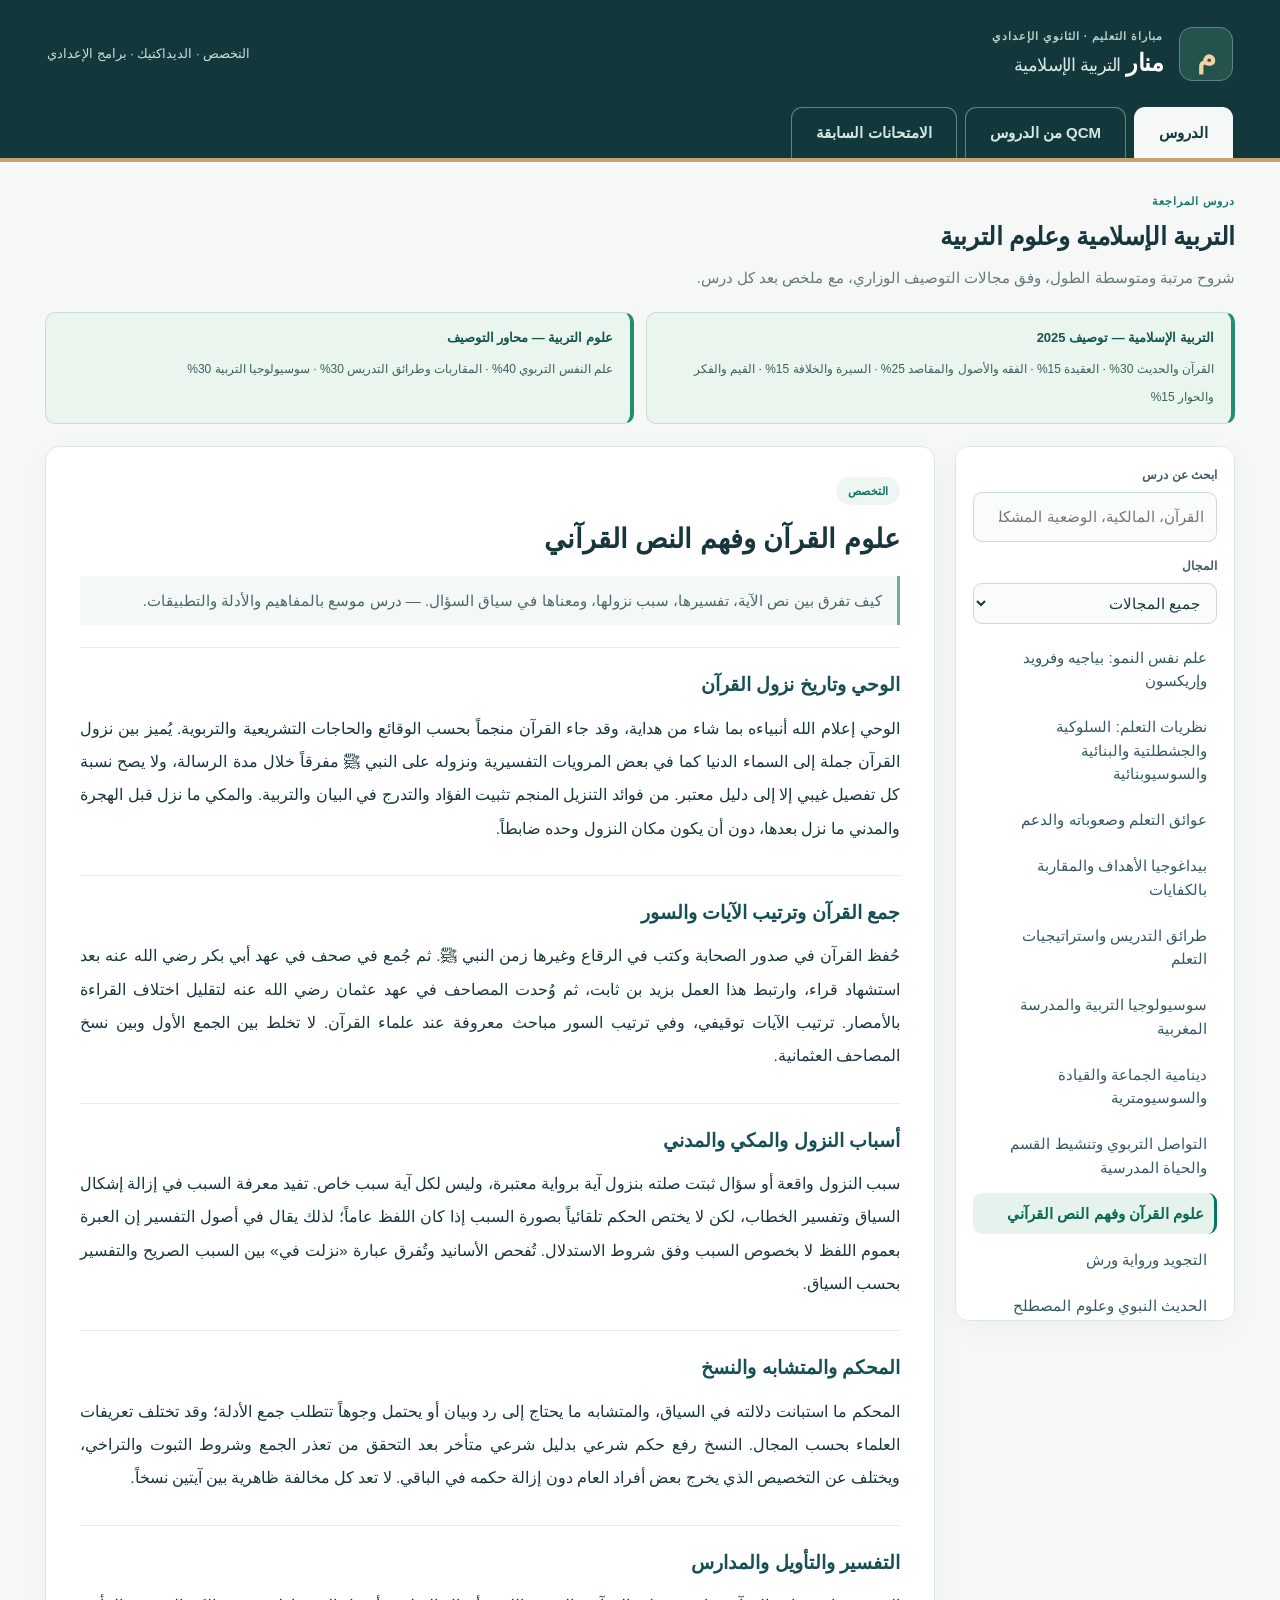
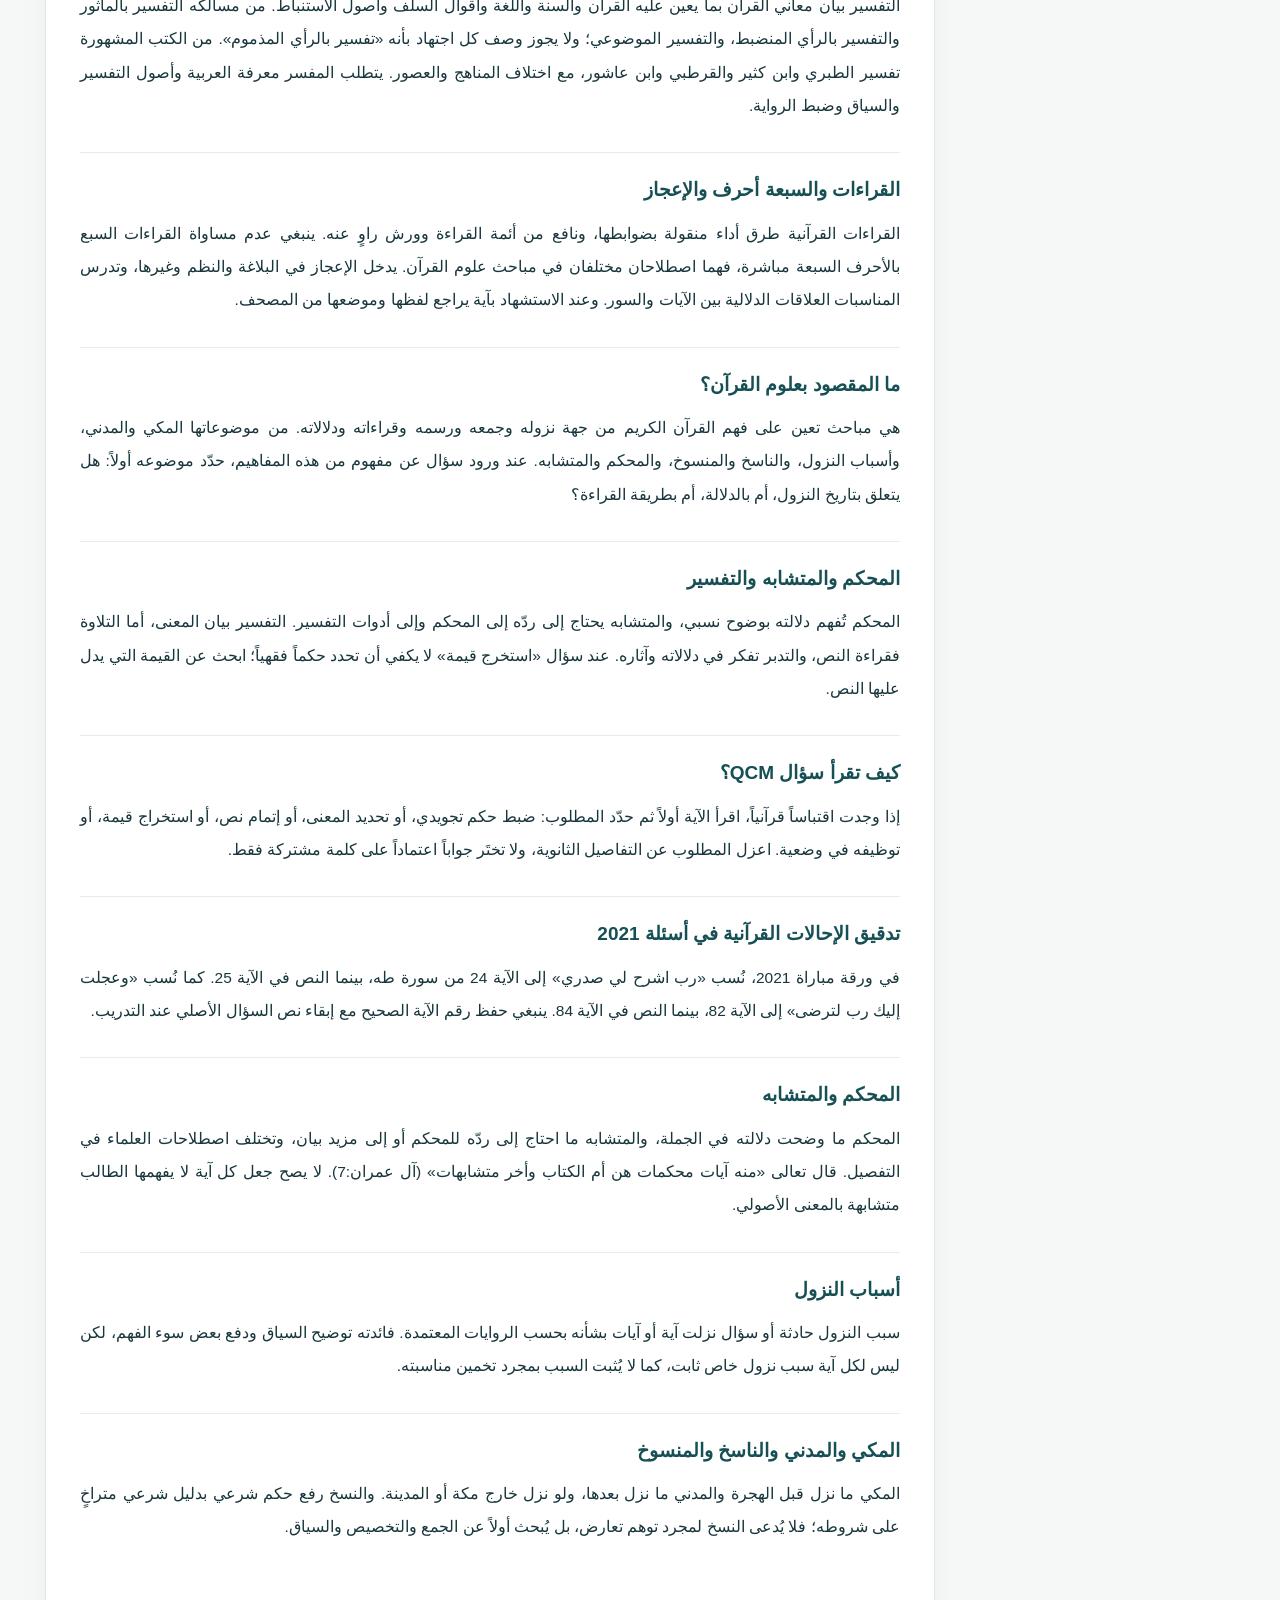
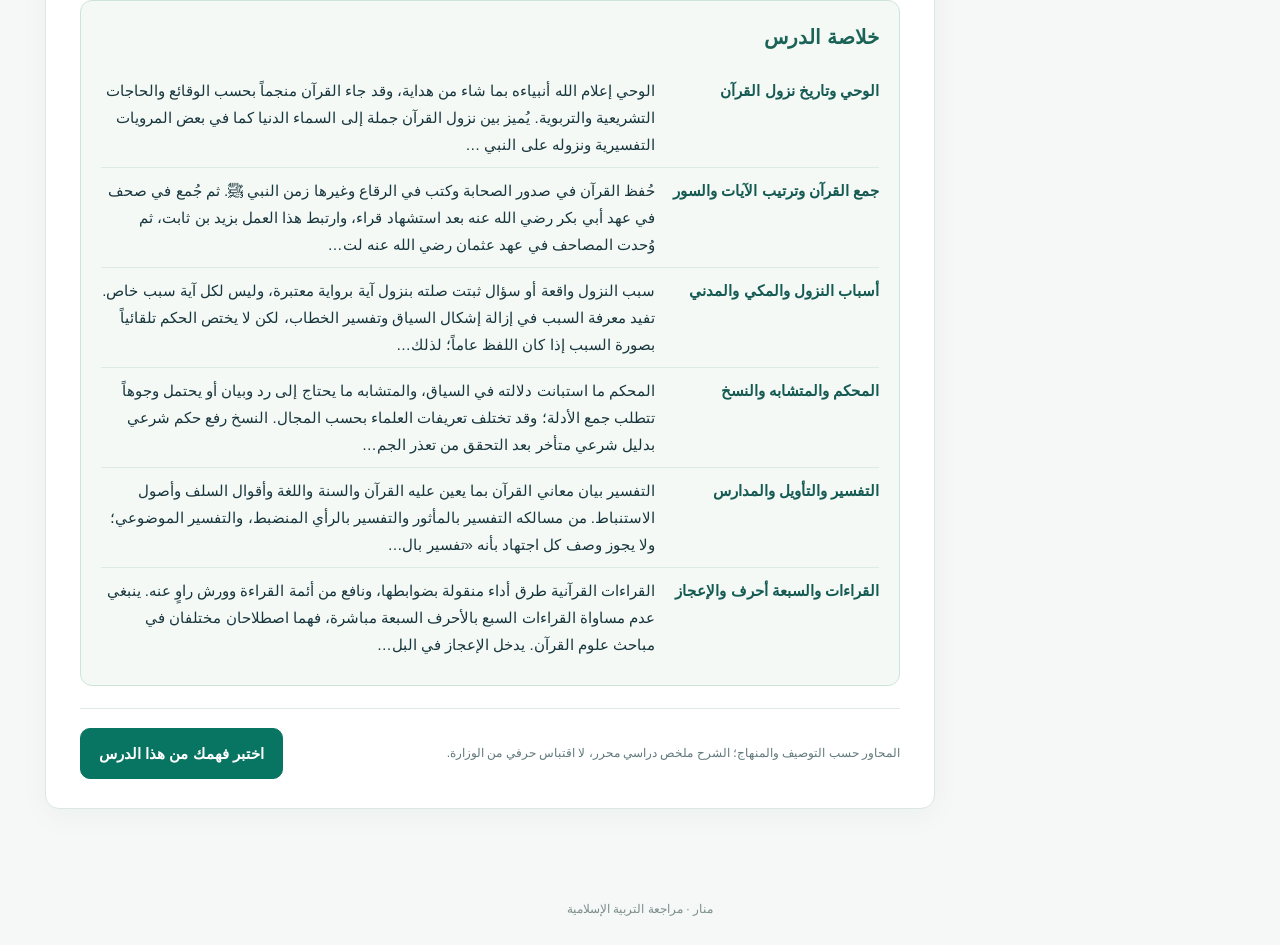
<file: manar-islam/index.html>
<!doctype html>
<html lang="ar" dir="rtl">
<head>
<meta charset="utf-8"><meta name="viewport" content="width=device-width, initial-scale=1">
<meta name="theme-color" content="#112f32">
<meta name="description" content="دروس التربية الإسلامية لمباراة التعليم، QCM مبنية على الدروس، وامتحانات سابقة بسنداتها الأصلية.">
<title>منار | مراجعة التربية الإسلامية</title>
<link rel="stylesheet" href="style.css?v=1">
</head>
<body>
<header class="site-head">
 <div class="head-inner">
  <div class="logo-mark">م</div>
  <div class="brand"><div class="eyebrow">مباراة التعليم · الثانوي الإعدادي</div><h1>منار <span>التربية الإسلامية</span></h1></div>
  <div class="head-detail">التخصص · الديداكتيك · برامج الإعدادي</div>
 </div>
 <nav class="top-tabs" aria-label="أقسام الموقع"><button type="button" data-tab="lessons" class="active">الدروس</button><button type="button" data-tab="practice">QCM من الدروس</button><button type="button" data-tab="exams">الامتحانات السابقة</button></nav>
</header>
<main class="layout">
 <section id="lessons" class="tab-panel">
  <div class="section-intro"><div class="eyebrow dark">دروس المراجعة</div><h2>التربية الإسلامية وعلوم التربية</h2><p>شروح مرتبة ومتوسطة الطول، وفق مجالات التوصيف الوزاري، مع ملخص بعد كل درس.</p></div>
  <div class="spec-strip" aria-label="مجالات توصيف 2025">
  <div><strong>التربية الإسلامية — توصيف 2025</strong><span>القرآن والحديث 30% · العقيدة 15% · الفقه والأصول والمقاصد 25% · السيرة والخلافة 15% · القيم والفكر والحوار 15%</span></div>
  <div><strong>علوم التربية — محاور التوصيف</strong><span>علم النفس التربوي 40% · المقاربات وطرائق التدريس 30% · سوسيولوجيا التربية 30%</span></div>
 </div>
 <div class="study-layout">
   <aside class="study-sidebar"><label for="lesson-search">ابحث عن درس</label><input id="lesson-search" type="search" placeholder="القرآن، المالكية، الوضعية المشكلة..."><label for="lesson-group">المجال</label><select id="lesson-group"></select><div id="lesson-list" class="lesson-list"></div></aside>
   <article class="lesson-pane" id="lesson-pane"><div class="loading">جاري عرض الدروس...</div></article>
  </div>
 </section>
 <section id="practice" class="tab-panel" hidden>
  <div class="section-intro"><div class="eyebrow dark">اختبار الفهم</div><h2>QCM متوسطة وصعبة من الدروس</h2><p>أسئلة تدريبية تحليلية متوسطة وصعبة، منفصلة عن أسئلة المباريات الرسمية.</p></div>
  <div class="practice-controls"><label>اختر الدرس <select id="practice-lesson"></select></label><label>المستوى <select id="practice-level"><option value="all">متوسط وصعب</option><option value="hard">صعب فقط</option></select></label><button id="reset-practice" class="outline">إعادة الاختبار</button></div>
  <div class="score-line"><strong id="practice-stats"></strong></div>
  <div id="practice-content" class="practice-content"></div>
 </section>
 <section id="exams" class="tab-panel" hidden>
  <div class="section-intro"><div class="eyebrow dark">أسئلة أصلية</div><h2>الامتحانات السابقة</h2><p>نص الانطلاق والسند أولاً، ثم السؤال والاختيارات. الأسئلة غير المفرغة تُعرض من الورقة المصورة دون اختراع إجابات.</p></div>
  <div class="exam-controls"><label>الدورة <select id="exam-year"></select></label><label>السؤال <select id="exam-question"></select></label><div class="exam-movement"><button class="outline" id="prev-question">السابق</button><button class="outline" id="next-question">التالي</button></div></div>
  <div id="exam-paper" class="exam-paper"></div>
  <div id="essay-area" class="essay-area"></div>
 </section>
</main>
<footer>منار · مراجعة التربية الإسلامية</footer>
<script src="../tarbiya-islamia/transcribed-questions.js"></script>
<script src="../tarbiya-islamia/courses-full.js"></script>
<script src="../tarbiya-islamia/grade12-detailed.js"></script>
<script src="../tarbiya-islamia/grade3-detailed.js"></script>
<script src="../tarbiya-islamia/grade-extra-detailed.js"></script>
<script src="../tarbiya-islamia/courses-enriched.js"></script>
<script src="../tarbiya-islamia/master-grade1.js"></script>
<script src="../tarbiya-islamia/master-grade2.js"></script>
<script src="../tarbiya-islamia/master-grade3.js"></script>
<script src="../tarbiya-islamia/master-specialty.js"></script>
<script src="../tarbiya-islamia/master-didactics.js"></script>
<script src="../tarbiya-islamia/didactics-official-syllabus.js"></script>
<script src="../tarbiya-islamia/master-assemble.js"></script>
<script src="specialty-2025-extra.js?v=1"></script>
<script src="education-courses.js?v=1"></script>
<script src="../tarbiya-islamia/resumes-specialty.js"></script>
<script src="../tarbiya-islamia/resumes-grades.js"></script>
<script src="education-expanded.js?v=2"></script>
<script src="specialty-expanded.js?v=2"></script>
<script src="specialty-core-expanded.js?v=2"></script>
<script src="questions.js?v=1"></script>
<script src="advanced-questions.js?v=1"></script>
<script src="education-questions.js?v=1"></script>
<script src="app.js?v=2"></script>
</body></html>
</file>
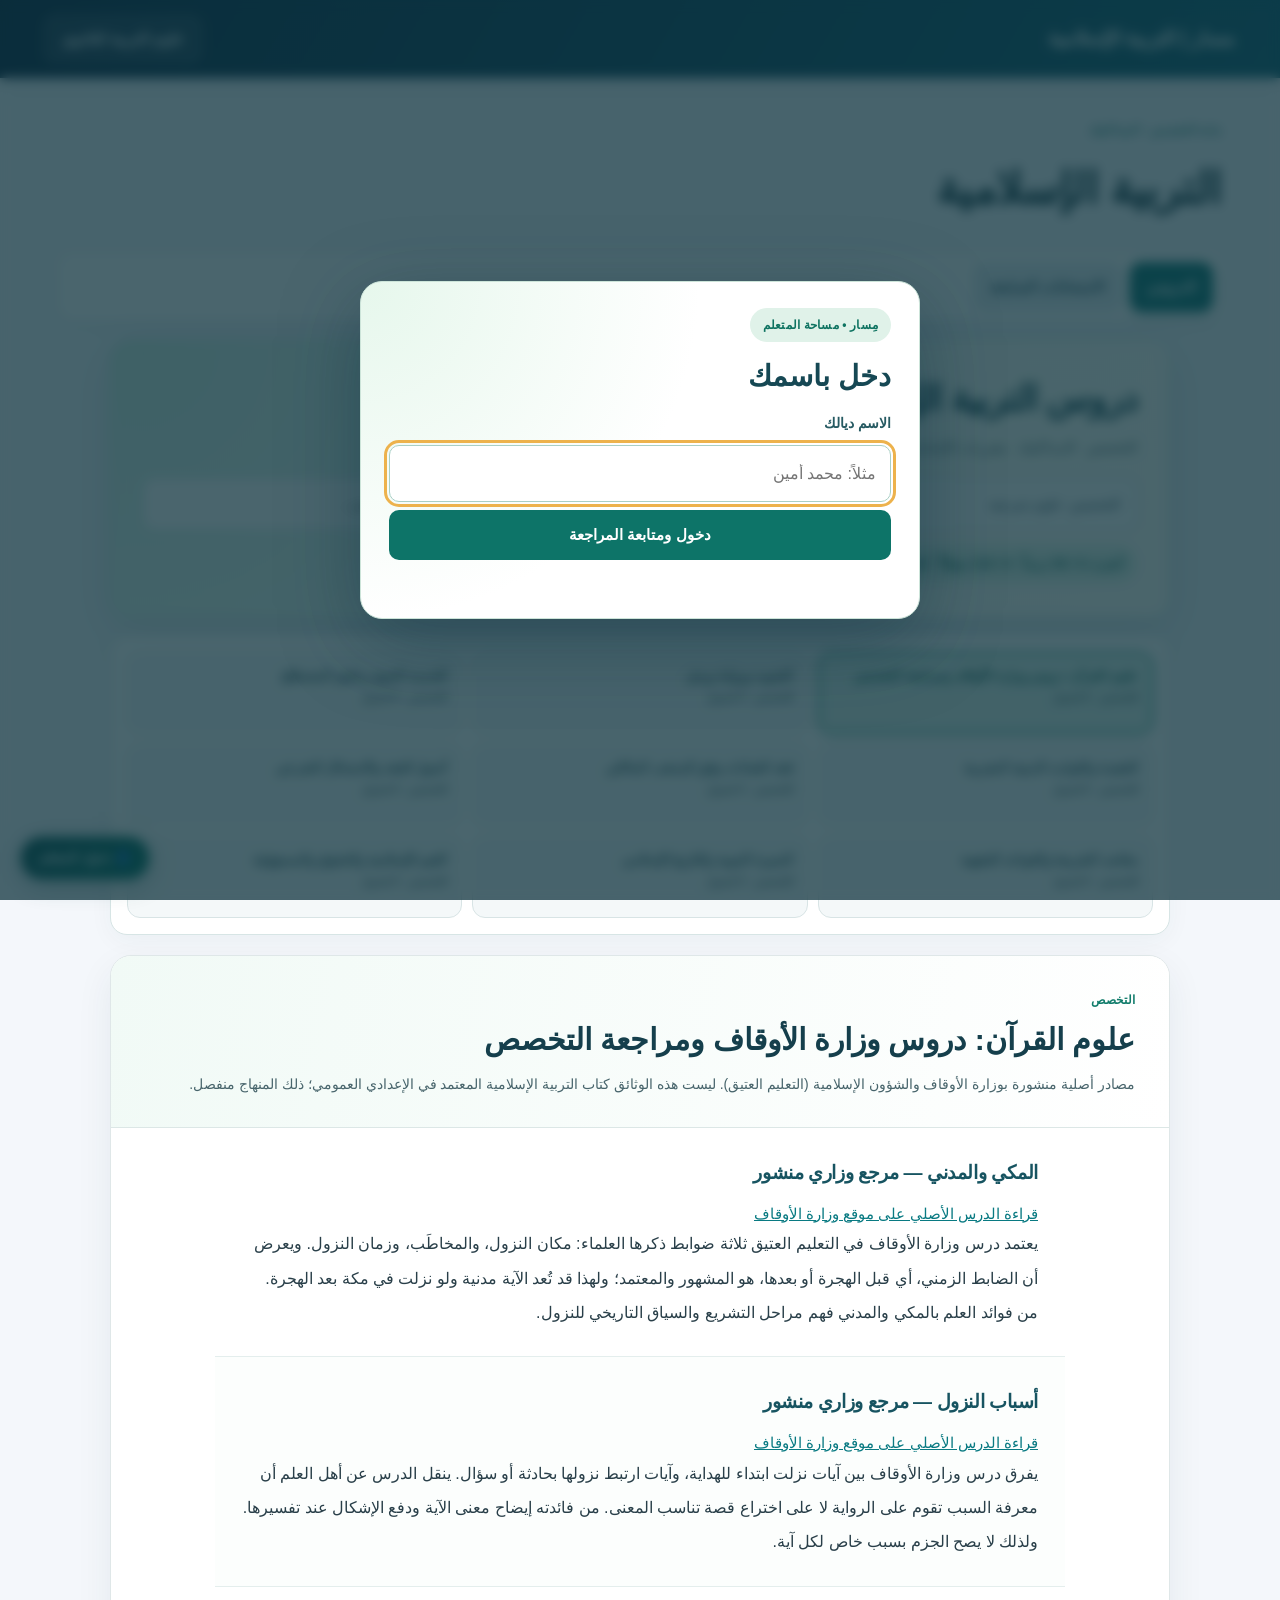
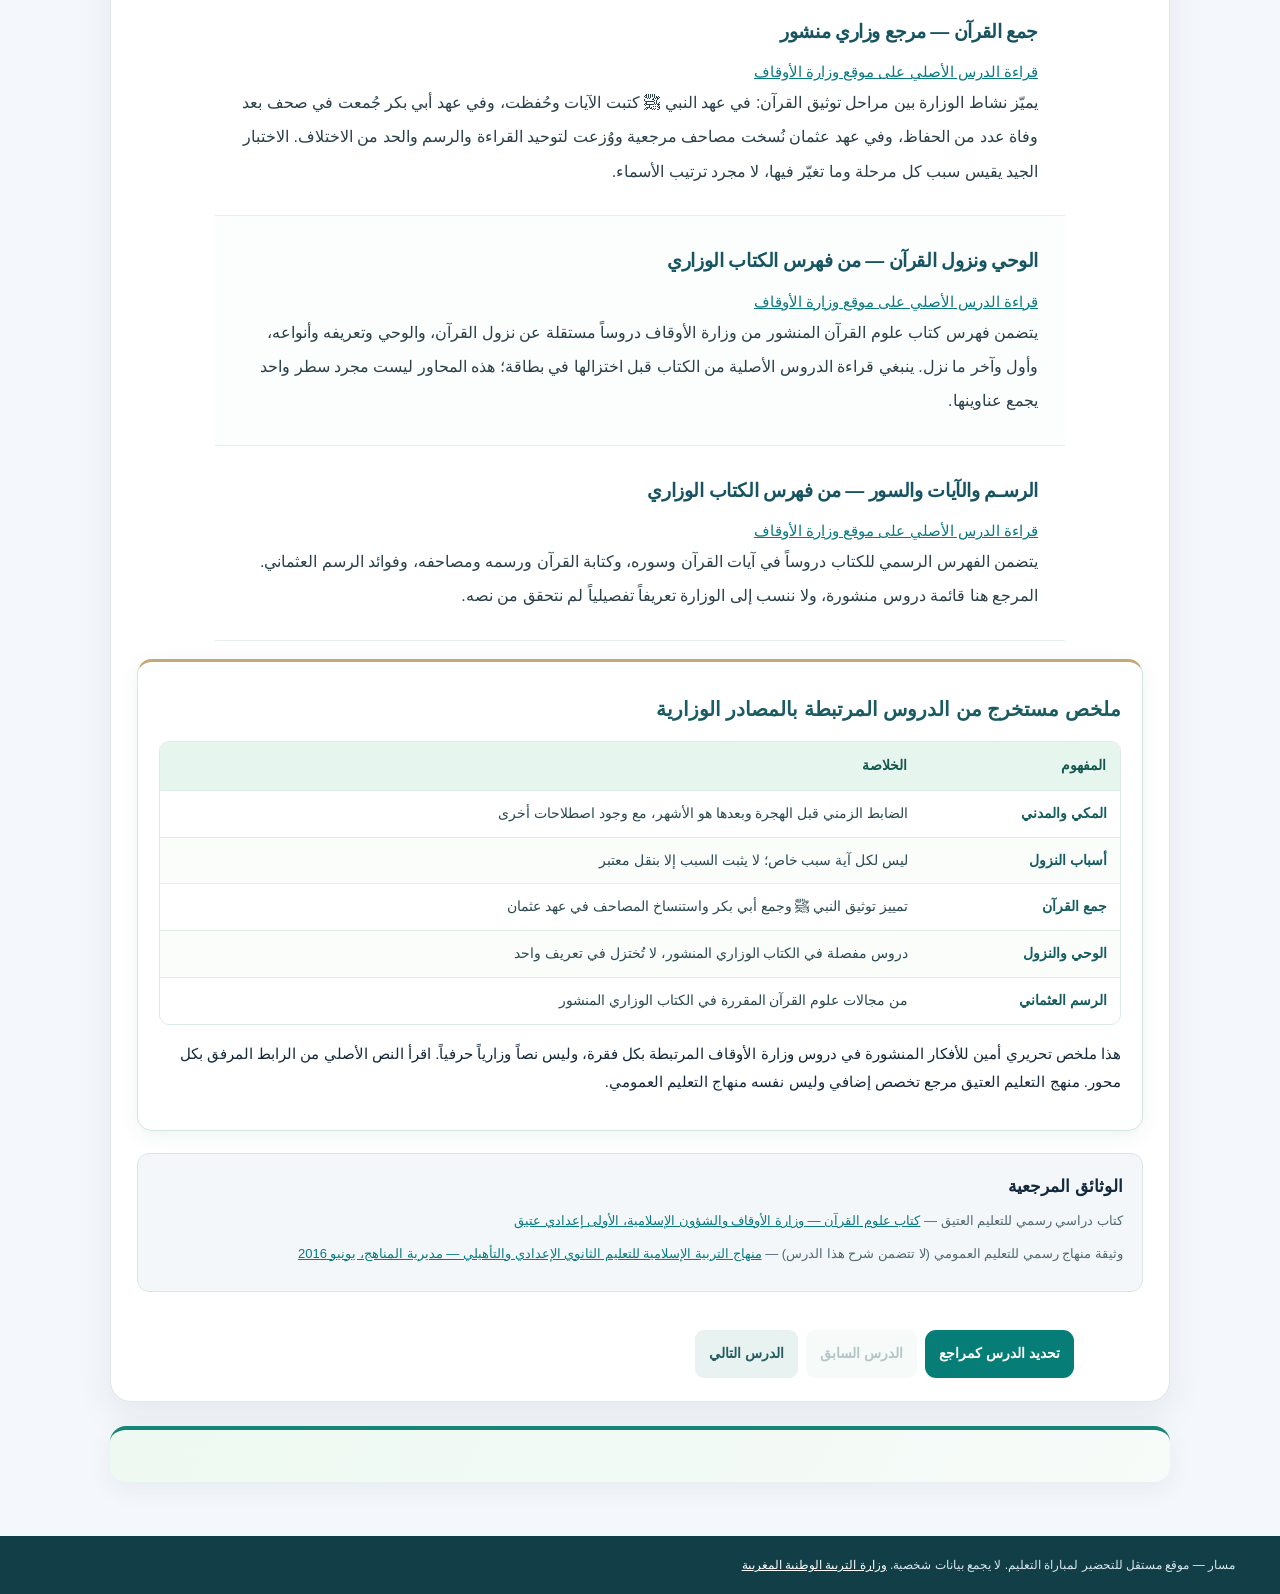
<file: tarbiya-islamia/index.html>
<!doctype html>
<html lang="ar" dir="rtl">
<head>
<meta charset="utf-8"><meta name="viewport" content="width=device-width,initial-scale=1">
<meta name="theme-color" content="#123f4a">
<meta name="description" content="التحضير لمباراة التعليم في مادة التربية الإسلامية: امتحانات أصلية، الديداكتيك، الدروس ومصادر المراجعة">
<title>التربية الإسلامية | الدروس والامتحانات السابقة</title>
<style>
[hidden]{display:none!important}
:root{font:15px/1.85 Tahoma,"Segoe UI",Arial,sans-serif;color:#193d48;background:#f4f7f7}
*{box-sizing:border-box}body{margin:0}button,input,select{font:inherit}button{border:0;cursor:pointer}a{color:#056d79}a:focus-visible,button:focus-visible,input:focus-visible,select:focus-visible{outline:3px solid #ddad61;outline-offset:2px}
header{background:#103e48;color:#fff;padding:16px}.wrap{max-width:1100px;margin:0 auto}header .wrap{display:flex;justify-content:space-between;align-items:center;flex-wrap:wrap;gap:12px}header strong{font-size:20px}header a{color:#fff;text-decoration:none;border:1px solid #ffffff50;border-radius:9px;padding:5px 10px}
main{max-width:1100px;padding:23px 14px 54px;margin:auto}h1{font-size:clamp(26px,4vw,36px);margin:5px 0}h2{font-size:20px;margin:0 0 12px}h3{font-size:17px;margin:0 0 7px}.sub{color:#53727b;margin:0 0 21px}
.meter{display:flex;gap:10px;flex-wrap:wrap;margin:14px 0 24px}.metric{background:#e9f2f1;border:1px solid #d5e7e3;border-radius:10px;padding:7px 13px;font-size:13px}
nav{display:flex;gap:6px;flex-wrap:wrap;border-bottom:1px solid #d6e1e4;margin-bottom:20px}nav button{background:transparent;color:#43656f;border-radius:9px 9px 0 0;padding:10px 15px;font-weight:bold}nav button.active{background:#126c72;color:white}
.card{background:white;border:1px solid #dfe9ea;border-radius:14px;padding:20px;margin-bottom:14px;box-shadow:0 3px 12px #123f4910}
.grid{display:grid;grid-template-columns:repeat(2,minmax(0,1fr));gap:12px}.filter{display:flex;gap:9px;flex-wrap:wrap;margin:0 0 16px}.filter input,.filter select{padding:11px;border:1px solid #d0dfe3;border-radius:10px;background:white;color:#2c5660;flex:1;min-width:165px}
.meta{font-size:13px;color:#5c7b83;margin:4px 0 11px}.tag{display:inline-block;background:#e8f6ef;color:#136352;font-size:12px;border-radius:8px;padding:2px 9px}.mini{font-size:13px;color:#5c767b}.link{display:inline-block;background:#146e75;color:white;text-decoration:none;border-radius:9px;padding:7px 14px;font-weight:bold;margin-top:7px}.link:hover{background:#0a5960}.course{border-right:4px solid #208c79}.course p{margin:0 0 12px}.course .head{display:flex;justify-content:space-between;align-items:start;gap:12px}.course small{color:#5b777c}.course button{padding:6px 12px;border-radius:8px;background:#e9f3f0;color:#0e6f5e}.course button.done{color:white;background:#158273}
.notice{background:#fff8e8;border:1px solid #edddb0;border-radius:10px;padding:13px;font-size:13px;margin-bottom:15px}.ref{border-right:4px solid #a6cbc9}
.status{margin-top:13px;color:#4b7774;font-size:13px}.empty{background:white;border-radius:12px;padding:20px}
footer{background:#123e48;color:#d9e9eb;padding:18px;font-size:12px}footer a{color:white}
@media(max-width:700px){.grid{grid-template-columns:1fr}main{padding:16px 10px 35px}.card{padding:15px}header strong{font-size:17px}.filter{display:grid;grid-template-columns:1fr 1fr}.filter input{grid-column:1/-1}}

/* Integrated exam reader and QCM */
.quiz-layout{display:grid;grid-template-columns:minmax(230px,270px) minmax(0,1fr);gap:13px;align-items:start}
.quiz-menu{position:sticky;top:10px}.quiz-menu label{font-weight:700;font-size:13px;color:#446773;display:block;margin:10px 0 5px}
.quiz-menu select{width:100%;padding:10px;border:1px solid #c8dcdc;border-radius:10px;background:#fff;color:#1b4953}
.score-box{margin:18px 0;padding:14px;background:#eef6f3;border-radius:11px}.score-box strong{font-size:26px;color:#086f65}
.fill-track{height:7px;border-radius:7px;background:#dce9e7;overflow:hidden;margin-top:8px}.fill-in{height:100%;width:0;background:#1a9d8b}
.quiet-button{background:#e9f1f2;color:#245e65;border-radius:9px;padding:8px 11px;font-weight:700;margin:4px}.quiz-menu .quiet-button{width:100%;margin:4px 0}
.quiz-head{display:flex;align-items:center;justify-content:space-between;gap:12px;flex-wrap:wrap}
.scan-tools{display:flex;align-items:center;justify-content:center;flex-wrap:wrap;gap:7px;margin:15px 0 8px}
.scan-tools button,.quiz-controls button{border-radius:9px;padding:8px 12px;background:#e8f1f2;color:#275d65;font-weight:700}.scan-tools button:disabled,.quiz-controls button:disabled{opacity:.4}
.scan-frame{overflow:auto;border:1px solid #dae3e6;border-radius:11px;background:#fff;max-height:71vh;text-align:center}
.scan-frame img{display:block;width:100%;height:auto;max-width:none;margin:0 auto}
.quiz-form{border:2px solid #9acbbf;background:#fbfffd;border-radius:14px;margin:14px 0 18px;padding:18px}.quiz-form #question-verbatim{background:#f0f8f5;border-right:4px solid #13866d;color:#173b44;padding:15px;border-radius:10px;line-height:2.1}.quiz-form .letter-grid{grid-template-columns:repeat(4,minmax(0,1fr))}.quiz-form h3{margin-bottom:6px}
.letter-grid{display:grid;grid-template-columns:repeat(5,minmax(0,1fr));gap:8px;margin:13px 0}
.letter-grid label{border:1px solid #bed7da;border-radius:10px;background:#fafcfc;text-align:center;padding:12px 2px;font-size:18px;font-weight:800;cursor:pointer}
.letter-grid label:has(input:checked){background:#d5f3e8;border-color:#16876d}
.letter-grid input{accent-color:#13886d;margin-left:5px}
.letter-grid:has(.option-transcribed){grid-template-columns:1fr}
.letter-grid .option-transcribed{display:flex;gap:12px;align-items:flex-start;text-align:right;padding:13px}
.letter-grid .option-letter{font-weight:900;min-width:30px}
.letter-grid .option-content{flex:1;font-weight:500;white-space:pre-wrap}
#original-options-note{padding:10px 12px;background:#f0f7f8;border:1px solid #d6e6e9;border-radius:9px;margin-top:10px}
.quiz-controls{display:flex;gap:8px;flex-wrap:wrap;margin-top:13px}.quiz-controls .main-btn{background:#10736d;color:#fff}
.grade-feedback{border:1px solid #a9dfc8;background:#ecfaf2;border-radius:11px;padding:14px;margin-top:15px}
.grade-feedback.wrong{background:#fff4eb;border-color:#ebc6af}.grade-feedback.pending{background:#f1f4f7;border-color:#dae3e8}
.grade-feedback strong{display:block;font-size:17px}.mistake-button{display:block;text-align:right;width:100%;margin:7px 0}
@media(max-width:760px){.quiz-layout{grid-template-columns:1fr}.quiz-menu{position:static}.quiz-menu select{width:100%}.quiz-paper{padding:13px}.scan-frame{max-height:65vh}}
</style><link rel="stylesheet" href="../assets/masar-premium.css"><link rel="stylesheet" href="courses.css?v=20261109j"><style>
#intro-live{background:linear-gradient(115deg,#eefaf5,#edf5fc);border:2px solid #9bcfc1;border-radius:15px;margin:0 0 24px;padding:16px;box-shadow:0 5px 18px #124b4b0f}
#intro-live[hidden],#intro-live-images[hidden],#intro-live-empty[hidden]{display:none!important}
.intro-live-heading{display:flex;gap:12px;align-items:center;margin-bottom:10px}
.intro-step{width:38px;height:38px;display:grid;place-items:center;background:#0e8071;color:white;border-radius:12px;font-weight:900}
.intro-live-heading h3{font-size:19px;color:#103f4a;margin:2px 0}
.intro-live-note{color:#355f69;line-height:1.85;margin:8px 0 14px}
.intro-live-images{display:grid;grid-template-columns:1fr;gap:12px}
.intro-figure{margin:0;background:white;padding:8px;border-radius:12px;border:1px solid #cedee2;overflow:auto}
.intro-figure img{display:block;width:100%;max-width:none;height:auto;border-radius:6px}
.intro-figure figcaption{font-size:12px;color:#5c7681;padding:5px}
.intro-live-images.enlarged .intro-figure img{width:170%}
.intro-live-empty{padding:14px;background:white;border:1px dashed #b4cbd4;border-radius:11px;color:#496a76}
.intro-live-actions{display:flex;flex-wrap:wrap;gap:9px;margin-top:13px}
.intro-live-actions button{background:#126e6b;color:white;border-radius:9px;padding:9px 14px;font-weight:750}
.intro-live-actions button[hidden]{display:none!important}
@media(max-width:700px){#intro-live{padding:11px}.intro-live-heading h3{font-size:17px}.intro-live-images.enlarged .intro-figure img{width:190%}}
</style><link rel="stylesheet" href="master-reader.css?v=20261110essays1"><link rel="stylesheet" href="../assets/masar-profiles.css?v=20261110profile1"><script src="../assets/masar-profiles.js?v=20261111study"></script>
</head><body>
<header><div class="wrap"><strong>مسار | التربية الإسلامية</strong><a href="../">علوم التربية للثانوي</a></div></header>
<main>
<div class="section-eyebrow">مادة التخصص · الديداكتيك</div><h1>التربية الإسلامية</h1>


<nav aria-label="أقسام الصفحة"><button type="button" data-tab="courses" class="active">الدروس</button><button type="button" data-tab="exams">الامتحانات السابقة</button></nav>
<section id="exams" class="screen" hidden>

<div class="quiz-layout">
<div class="card quiz-menu">
<h3>اختار الاختبار</h3>
<label for="exam-sel">السنة والاختبار</label><select id="exam-sel"></select>
<label for="question-sel">رقم السؤال</label><label class="mini" style="display:flex;gap:7px;align-items:center"><input id="only-transcribed" type="checkbox" checked> عرض الأسئلة المكتوبة كاملة فقط</label><select id="question-sel"></select>
<label for="page-sel">صفحة الورقة الأصلية</label><select id="page-sel"></select>
<div class="score-box"><div class="mini">النظام الكندي للتدريب: +1 صحيح · −1 خطأ · 0 متروك</div><strong id="total-score">0 نقطة</strong><div class="mini" id="answered-total">0 سؤال مجاب عليه</div><div class="fill-track"><div class="fill-in" id="progress-fill"></div></div></div>
<button type="button" class="quiet-button" id="reset-answers">مسح الإجابات</button>
<button type="button" class="quiet-button" id="to-review">مراجعة الأخطاء</button>
<div id="source-status" class="status"></div>
</div>
<div class="card quiz-paper">
<section class="intro-live" id="intro-live" aria-label="نص الانطلاق أو السند قبل أسئلة الامتحان">
<div class="intro-live-heading"><span class="intro-step">01</span><div><h3 id="intro-live-title">السند الأصلي السابق للأسئلة</h3></div></div>
<p class="intro-live-note" id="intro-live-note">نص الانطلاق من الصورة الأصلية ديال الامتحان، بلا تغيير.</p>
<div class="intro-live-images" id="intro-live-images"></div>
<p id="intro-live-empty" class="intro-live-empty" hidden>هذه الدورة تبدأ بالأسئلة مباشرة في النسخة المتوفرة؛ إذا ورد سند داخل السؤال فستجده في صورة ورقة الامتحان أسفله.</p>
<div class="intro-live-actions"><button type="button" id="intro-live-zoom" hidden>تكبير النص</button><button type="button" id="intro-live-toggle">إخفاء نص الانطلاق</button></div>
</section>
<div class="quiz-head"><h2 id="exam-heading">الامتحان الأصلي</h2><span class="tag" id="q-tag">Q1</span></div>
<div class="mini" id="paper-tip">الورقة الأصلية كما هي، بلا تعديل.</div>
<div class="scan-tools"><button type="button" id="page-back">→ صفحة سابقة</button><span id="shown-page">الصفحة 1</span><button type="button" id="page-forward">صفحة تالية ←</button><button type="button" id="zoom-down">−</button><span id="zoom-ratio">100%</span><button type="button" id="zoom-up">+</button></div>
<div id="scan-frame" class="scan-frame"><img id="scan" alt="صورة الصفحة الأصلية من امتحان التربية الإسلامية، تشمل السؤال والاختيارات دون تغيير"><div id="img-status" class="mini" hidden>تعذر تحميل صورة الصفحة.</div></div>
<div class="quiz-form">
<div id="question-context" class="knowledge-block" style="font-size:16px;line-height:2;white-space:pre-wrap" hidden></div>
<div id="question-verbatim" class="knowledge-block" style="font-size:19px;font-weight:800;line-height:2;white-space:pre-wrap" aria-live="polite">نص السؤال الأصلي سيظهر هنا عندما يكون منقولاً من الورقة.</div>
<h3>السؤال الأصلي والاختيارات — <span id="active-q">Q1</span></h3>

<div id="original-options-note" class="mini" role="status"></div><div id="answer-letters" class="letter-grid"></div>
<div class="quiz-controls"><button type="button" class="main-btn" id="submit-answer">صحّح الجواب</button><button type="button" id="q-prev">→ السابق</button><button type="button" id="q-next">تجاوز السؤال (0) ←</button></div>
<div id="grade-feedback" class="grade-feedback" hidden></div>
</div>
</div>
</div><section id="essay-exams" class="card" aria-label="الأسئلة المقالية من امتحان 2021"></section></section>
<section id="courses" class="screen">
<article id="masar-static-course" class="card course-detail" style="margin-bottom:18px">
<h2>تمهيد موثق: مثال في القرآن الكريم والتجويد</h2>
<p>القرآن الكريم هو المصدر الأول في التربية الإسلامية. عند مراجعة سؤال قرآني، نميز بين نص الآية، معناها، حكم التلاوة، والسياق الذي وردت فيه.</p>
<h3>أحكام الميم الساكنة</h3>
<p>الإخفاء الشفوي يكون إذا جاءت الميم الساكنة قبل الباء، مع الغنة. ومثاله «هُم بِمُعْجِزِينَ» في سؤال الامتحان الأصلي لسنة 2021. أما الإدغام الشفوي فيكون عند ميم مثلها، والإظهار الشفوي مع بقية الحروف.</p>
<h3>فهم الآيات من سياقها</h3>
<p>ورد «قَالَ رَبِّ اشْرَحْ لِي صَدْرِي» في سورة طه، الآية 25، وهو دعاء موسى عليه السلام. كما أن «وَعَجِلْتُ إِلَيْكَ رَبِّ لِتَرْضَىٰ» في الآية 84 من السورة نفسها. تنبيه: وردت أرقام آيات غير دقيقة في صياغة بعض أسئلة ورقة 2021؛ نحتفظ بالنص الأصلي للسؤال ونوضح التصويب في التعليل.</p>
<h3>المراجع</h3>
<p><a href="https://quran.ksu.edu.sa/tafseer/katheer/sura20-aya25.htm" target="_blank" rel="noopener">تفسير ابن كثير لسورة طه: 25</a> · <a href="https://quran.com/ar/taha/84" target="_blank" rel="noopener">سورة طه: 84</a> · <a href="https://ampei.ma/?page_id=18221" target="_blank" rel="noopener">وثيقة منهاج التربية الإسلامية 2016</a></p>
</article>
<div class="knowledge-block">
 <h3>التوزيع المرجعي لديداكتيك التربية الإسلامية</h3>
 <p>حسب توصيف اختبار ديداكتيك التخصص الصادر عن المركز الوطني للامتحانات المدرسية وتقييم التعلمات، راجع المحاور حسب وزنها:</p>
 <div class="subject-program">
  <div class="program-row"><div class="program-top"><strong>مرتكزات الديداكتيك والمفاهيم</strong><span>20%</span></div><div class="progress"><div style="width:20%"></div></div><p class="mini">المثلث والعقد الديداكتيكي، التمثلات، الوضعية المشكلة، عوائق التعلم</p></div>
  <div class="program-row"><div class="program-top"><strong>المنهاج والموارد الديداكتيكية</strong><span>50%</span></div><div class="progress"><div style="width:50%"></div></div><p class="mini">منهاج 2016، التدبير، الكتاب المدرسي، الموارد وتقنيات التعليم</p></div>
  <div class="program-row"><div class="program-top"><strong>طرائق ومقاربات تدريس المادة</strong><span>30%</span></div><div class="progress"><div style="width:30%"></div></div><p class="mini">بيداغوجيا الأهداف والمقاربة بالكفايات</p></div>
 </div>
</div>

<div id="course-items" class="grid"></div>
</section>
<section id="review" class="screen" hidden><div class="card"><h2>الأخطاء اللي خاصك تراجع</h2><p class="mini">الأسئلة اللي كتجاوب عليها غلط حسب التصحيح المقترح. تقدر ترجع لأي سؤال وتعاود تختبر راسك.</p><div id="mistake-list"></div></div></section><section id="library" class="screen" hidden>

<div id="library-items" class="grid"></div>
</section>
</main>
<footer><div class="wrap">مسار — موقع مستقل للتحضير لمباراة التعليم. لا يجمع بيانات شخصية. <a href="https://www.men.gov.ma/" target="_blank" rel="noopener noreferrer">وزارة التربية الوطنية المغربية</a></div></footer>
<script src="transcribed-questions.js?v=20261109h"></script>
<script>
(function(){
"use strict";
const archive="https://mesconcours.ma/ar/concours/enseignement/college-lycee/education-islamique/";

const readingContext={}; // لا نعرض سنداً عاماً إلا إذا كان مرتبطاً بالأسئلة؛ السند المقالي في قسم المقالات.
let introductionZoomed=false,introductionHidden=false;
function renderReadingContext(ex){
 const row=readingContext[ex.id],el=document.getElementById("intro-live");
 const box=document.getElementById("intro-live-images");
 const empty=document.getElementById("intro-live-empty");
 const zoom=document.getElementById("intro-live-zoom");
 const toggle=document.getElementById("intro-live-toggle");
 if(!el||!box||!empty||!zoom||!toggle)return;
 // Text embedded in the same QCM page is not a separate introduction.
 el.hidden=!row;box.replaceChildren();introductionZoomed=false;introductionHidden=false;
 if(!row)return;
 document.getElementById("intro-live-title").textContent=row.title;
 document.getElementById("intro-live-note").textContent=row.note;
 empty.hidden=true;box.hidden=false;
 zoom.hidden=false;toggle.hidden=false;
 zoom.textContent="تكبير الوثيقة";toggle.textContent="إخفاء الوثيقة";
 for(const page of row.pages){
  const figure=document.createElement("figure");figure.className="intro-figure";
  const img=document.createElement("img");img.loading="lazy";img.decoding="async";
  img.alt=row.title+"، الصفحة "+page;img.src="images/"+ex.id+"-"+String(page).padStart(2,"0")+".webp";
  img.onerror=()=>{figure.replaceChildren();const warning=document.createElement("p");warning.textContent="تعذر تحميل الوثيقة. راجع الصفحة "+page+" في عارض الامتحان.";figure.append(warning)};
  const caption=document.createElement("figcaption");caption.textContent="من الورقة الأصلية · الصفحة "+page;
  figure.append(img,caption);box.append(figure);
 }
}

const exams=[
{id:"2025-specialty",year:"2025",type:"speciality",title:"2025 · مادة التخصص",count:80,pages:18,start:2,letters:5},
{id:"2025-didactics",year:"2025",type:"didactics",title:"2025 · ديداكتيك المادة",count:60,pages:16,start:2,letters:5},
{id:"2023-specialty",year:"2023",type:"speciality",title:"2023 · مادة التخصص",count:100,pages:19,start:1,letters:4},
{id:"2023-didactics",year:"2023",type:"didactics",title:"2023 · ديداكتيك المادة",count:60,pages:10,start:1,letters:4},
{id:"2022-specialty",year:"2022",type:"speciality",title:"2022 · مادة التخصص",count:100,pages:19,start:2,letters:4},
{id:"2022-didactics",year:"2022",type:"didactics",title:"2022 · ديداكتيك المادة",count:60,pages:12,start:2,letters:4},
{id:"2021-specialty",year:"2021",type:"speciality",title:"2021 · مادة التخصص",count:80,pages:23,start:3,letters:4},
{id:"2021-didactics",year:"2021",type:"didactics",title:"2021 · ديداكتيك المادة",count:30,pages:13,start:3,letters:4}
];
const officialDocs=[
 {title:"توصيف علوم التربية",url:"https://drive.google.com/file/d/1H8Ql6B3s3rWep-O51YJJ0MOnF2j7V0WA/view"},
 {title:"توصيف ديداكتيك التربية الإسلامية",url:"https://drive.google.com/file/d/17VzuoBGS3TtsujEyxxX9okcfJfWgVpJB/view"}
];
const courses=[
{title:"القرآن الكريم وعلومه",desc:"مراجعة علوم القرآن، الرسم والضبط، أحكام التجويد والرواية، وفهم النص القرآني واستثماره. ركز على المصطلحات والنصوص المستشهد بها في الامتحان.",ref:"أرشيف امتحانات التخصص",url:archive},
{title:"الحديث النبوي وعلومه",desc:"مراجعة أنواع الحديث ومراتب الصحة والضعف، مصطلحات الإسناد والمتن، وطرق الاستدلال بالحديث ضمن الأسئلة.",ref:"امتحان 2025 الأصلي",url:"https://www.wadifa-info.com/نموذج-مباراة/1315"},
{title:"العقيدة والفكر الإسلامي",desc:"ضبط مباحث العقيدة وعلم الكلام والثوابت الدينية المغربية، مع التمييز بين المفاهيم والاتجاهات عند ورود أسماء المؤلفين والعلماء.",ref:"نماذج التخصص السابقة",url:archive},
{title:"الفقه وأصوله ومقاصد الشريعة",desc:"مراجعة الأحكام والمصطلحات الأصولية والقواعد الفقهية والمقاصد العامة، مع الانتباه لصياغة السؤال والمذهب المشار إليه.",ref:"نماذج التخصص",url:archive},
{title:"السيرة النبوية والتاريخ الإسلامي",desc:"بناء تسلسل الأحداث والمواقف، وربط الروايات الصحيحة بدلالاتها التربوية والقيمية، وعدم الاكتفاء بحفظ تواريخ منفصلة.",ref:"أرشيف الامتحانات",url:archive},
{title:"منهاج التربية الإسلامية: المداخل الخمسة",desc:"ينظم منهاج المادة التعلمات وفق مداخل: التزكية، والاقتداء، والاستجابة، والقسط، والحكمة. راجع وظيفة كل مدخل والقيم الناظمة للمنهاج من وثيقة المنهاج.",ref:"اختبار ديداكتيك 2023 ومرجعية المنهاج",url:"https://mesconcours.ma/ar/concours/enseignement/2023-494/"},
{title:"ديداكتيك التربية الإسلامية",desc:"العلاقة بين المدرس والمتعلم والمعرفة، التخطيط والتدبير، بناء الوضعيات، تنويع الموارد، وتقويم التعلمات والدعم بما يلائم طبيعة المادة.",ref:"التوجيهات التربوية للثانوي وملفات الديداكتيك",url:"https://drive.google.com/drive/folders/1M-P3HIjuL-F7aWAlmUqIqa4a_ZBAwmph"},
{title:"المقاربة بالكفايات والتقويم",desc:"فهم توظيف الموارد في وضعيات دالة، والتمييز بين التقويم التشخيصي والتكويني والإجمالي، وعلاقة الأهداف الإجرائية بالكفايات.",ref:"ملخصات علوم التربية المرفوعة وأرشيف ديداكتيك 2023",url:"https://mesconcours.ma/ar/concours/enseignement/2023-494/"}
];
const docs=[
{title:"توصيف اختبار ديداكتيك التربية الإسلامية",type:"مرجعية المركز الوطني للامتحانات — توزيع المحاور 20% / 50% / 30%",url:"https://drive.google.com/file/d/17VzuoBGS3TtsujEyxxX9okcfJfWgVpJB/view",group:"توصيف رسمي"},
{title:"توصيف اختبار علوم التربية",type:"مرجعية المركز الوطني للامتحانات — توزيع المحاور 40% / 30% / 30%",url:"https://drive.google.com/file/d/1H8Ql6B3s3rWep-O51YJJ0MOnF2j7V0WA/view",group:"توصيف رسمي"},
{title:"الاختبار الأصلي للتخصص – التربية الإسلامية 2021",type:"نسخة امتحان مصورة — ورقة التخصص",url:"https://drive.google.com/file/d/1TOgJD3LlkogCecwnDmZv-kYPdSSfZaxm/view",group:"2021 أوراق الامتحان"},
{title:"الاختبار الأصلي للديداكتيك – التربية الإسلامية 2021",type:"نسخة امتحان مصورة — ديداكتيك المادة",url:"https://drive.google.com/file/d/1TOUSy2tf8Sg5TE5h9qVph3Yq7Krf-QFk/view",group:"2021 أوراق الامتحان"},
{title:"التوجيهات التربوية — الثانوي التأهيلي",type:"وثيقة منهجية",url:"https://drive.google.com/file/d/1h-UM8eMfXPWTEctJgisimKsoKw5RTdHw/view",group:"الإسلامية"},
{title:"التوجيهات التربوية — الثانوي الإعدادي",type:"وثيقة منهجية",url:"https://drive.google.com/file/d/1sgRHfZiHx1M1cL1nTiXffPjYJNRZY6ee/view",group:"الإسلامية"},
{title:"ديداكتيك التربية الإسلامية",type:"ملخص ديداكتيك المادة",url:"https://drive.google.com/file/d/1V0LAR9wF-2zb35aSBjIk1Te9e3CPwsaK/view",group:"الإسلامية"},
{title:"نواظم ديداكتيك التربية الإسلامية — هشام الرافعي",type:"مرجع تخصصي",url:"https://drive.google.com/file/d/1N2IFBswIxr4jlEznQyZcil74ldxiCC4n/view",group:"الإسلامية"},
{title:"قضايا ومفاهيم في ديداكتيك المادة",type:"دروس في الديداكتيك",url:"https://drive.google.com/file/d/1NjUaW4j-oCg-Fg4w_0_ty3l5QmSaEHyt/view",group:"الإسلامية"},
{title:"تصحيح امتحانات سابقة",type:"تصحيحات تحتاج مراجعة المصدر",url:"https://drive.google.com/file/d/1AZnKsW68PIltc8Czu5AnY04BKxuJwfBr/view",group:"الإسلامية"},
{title:"معجم علوم التربية",type:"مصطلحات التربية والديداكتيك",url:"https://drive.google.com/file/d/1yT8oPs2XMOmNi9glCTdu4odDQaQeMePu/view",group:"علوم التربية"},
{title:"مجزوءة علوم التربية",type:"مرجع مشترك بين الأسلاك",url:"https://drive.google.com/file/d/1FyOAl-NjPNQE19L1nhyYlLkrqZx_Ze56/view",group:"علوم التربية"},
{title:"الدليل المختصر في علوم التربية",type:"ملخص للمراجعة",url:"https://drive.google.com/file/d/1v0RSpzwWLLl-bdc2_qfCOiJjShe1-A1L/view",group:"علوم التربية"},
{title:"المراجع والامتحانات — Google Drive",type:"المجلد الأصلي للتربية الإسلامية",url:"https://drive.google.com/drive/folders/1M-P3HIjuL-F7aWAlmUqIqa4a_ZBAwmph",group:"الإسلامية"},
{title:"مراجع علوم التربية — Google Drive",type:"المجلد الأصلي المشترك",url:"https://drive.google.com/drive/folders/10AjDV05SdPhkscblIYfXdpC3pHjge1R7",group:"علوم التربية"},
{title:"التوجيهات الرسمية للسلك التأهيلي — فهرس المجلس الأعلى",type:"فهرس الوثيقة الوزارية لسنة 2007",url:"https://cdpt.csefrs.ma/opac_css/index.php?id=1410&lvl=notice_display",group:"مصدر رسمي"},
{title:"وزارة التربية الوطنية",type:"بوابة المؤسسات والوثائق الرسمية",url:"https://www.men.gov.ma/",group:"مصدر رسمي"}
];
const $=id=>document.getElementById(id);
const escape=s=>String(s).replace(/[&<>"']/g,c=>({"&":"&amp;","<":"&lt;",">":"&gt;",'"':"&quot;","'":"&#39;"}[c]));
const card=(t,m,p,l,href)=>'<article class="card"><h3>'+escape(t)+'</h3><div class="meta">'+escape(m)+'</div><p>'+escape(p)+'</p><a class="link" target="_blank" rel="noopener noreferrer" href="'+escape(href)+'">'+escape(l)+'</a></article>';
let activeExam=exams.find(e=>e.id==="2021-specialty")||exams[0],qno=4,page=4,zoom=100,onlyMistakes=false,proposed={};
let qanswers={};try{qanswers=JSON.parse(localStorage.getItem(window.MASAR_PROFILES?.key("masar-islam-qcm-v2")||"masar-islam-qcm-v2")||"{}")||{}}catch(e){qanswers={}}
function save(){try{localStorage.setItem(window.MASAR_PROFILES?.key("masar-islam-qcm-v2")||"masar-islam-qcm-v2",JSON.stringify(qanswers))}catch(e){}if(typeof window.MASAR_MASTER_SYNC==="function")window.MASAR_MASTER_SYNC()}
function getKey(e,q){const item=window.MASAR_ISLAM_TRANSCRIPT?.[e.id]?.[String(q)];return item?.answer||null}
function countScores(){
 let scored=0,correct=0,wrong=0;
 const verifiedTotal=exams.reduce((sum,e)=>sum+Object.keys(window.MASAR_ISLAM_TRANSCRIPT?.[e.id]||{}).filter(q=>getKey(e,Number(q))).length,0);
 for(const e of exams){for(let q=1;q<=e.count;q++){const answer=qanswers[e.id+"-"+q];if(!answer)continue;
 const key=getKey(e,q);if(key){scored++;if(answer===key)correct++;else wrong++}
 }}
 const points=correct-wrong;
 $("total-score").textContent=(points>0?"+":"")+points+" نقطة";
 $("answered-total").textContent=correct+" صحيح (+1) · "+wrong+" خطأ (−1) · "+Math.max(0,verifiedTotal-scored)+" متروك (0)";
 $("progress-fill").style.width=Math.min(100,100*scored/Math.max(1,verifiedTotal))+"%";
 $("progress").textContent="النظام الكندي: "+(points>0?"+":"")+points+" · "+correct+" صحيح / "+wrong+" خطأ";
}
function estimatedPage(ex,q){
 // Directly checked against the original scanned image pages, for initial QCM blocks.
 if(ex.id==="2021-didactics"){
   if(q<=4)return 3;if(q<=9)return 4;if(q<=13)return 5;if(q<=18)return 6;
   if(q<=22)return 7;if(q<=26)return 8;return 9;
 }
 if(ex.id==="2021-specialty"){
   if(q<=3)return 3;if(q<=7)return 4;if(q<=12)return 5;
   if(q<=17)return 6;
   if(q<=22)return 7;if(q<=25)return 8;if(q<=30)return 9;if(q<=34)return 10;if(q<=38)return 11;
   if(q<=78)return Math.min(19,12+Math.floor((q-39)/5));return 20;
 }
 if(ex.id==="2025-specialty"){
   if(q<=4)return 2;if(q<=9)return 3;
 }
 if(ex.id==="2025-didactics"){
   if(q<=5)return 2;if(q<=14)return 3;
 }
 if(ex.id==="2022-specialty"){
   if(q<=4)return 2;if(q<=10)return 3;
 }
 if(ex.id==="2023-specialty"){
   if(q<=2)return 1;if(q<=8)return 2;if(q<=13)return 3;
 }
 if(ex.id==="2022-didactics")return Math.min(11,2+Math.floor((q-1)/6));
 if(ex.id==="2023-didactics")return Math.min(10,1+Math.floor((q-1)/6));
 const numPages=Math.max(1,ex.pages-ex.start+1);
 const fraction=(q-1)/Math.max(1,ex.count);
 return Math.min(ex.pages,Math.max(ex.start,ex.start+Math.floor(fraction*numPages)));
}
function showScan(){const img=$("scan"),src="images/"+activeExam.id+"-"+String(page).padStart(2,"0")+".webp";
 img.hidden=false;$("img-status").hidden=true;img.onerror=function(){$("img-status").hidden=false;img.hidden=true;$("img-status").textContent="صورة الصفحة غير متاحة. جرّب تغيير الصفحة."};
 img.onload=function(){$("img-status").hidden=true;img.hidden=false};img.src=src;
 $("page-sel").value=String(page);$("shown-page").textContent=page+" / "+activeExam.pages;
 img.style.width=zoom+"%";$("zoom-ratio").textContent=zoom+"%";
 $("page-back").disabled=page<=1;$("page-forward").disabled=page>=activeExam.pages;
}
function setPage(p){page=Math.min(activeExam.pages,Math.max(1,p));showScan()}
function letterUI(){const container=$("answer-letters");container.replaceChildren();
 const saved=qanswers[activeExam.id+"-"+qno]||"";
 const item=window.MASAR_ISLAM_TRANSCRIPT?.[activeExam.id]?.[String(qno)];
 const options=item?.options;
 const ctx=document.getElementById("question-context");ctx.hidden=!item?.context;ctx.textContent=item?.context?("نص الانطلاق / السند الأصلي:\n"+item.context):"";
  const prompt=document.getElementById("question-verbatim");prompt.textContent=item?.question?((item.task?"⚠ "+item.task+" من الاختيارات التالية\n\n":"")+item.question):"السؤال والاختيارات موجودان في صورة الورقة الأصلية المعروضة قبل هذا الموضع.";
 const verified=Array.isArray(options)&&options.length===activeExam.letters&&options.every(x=>typeof x==="string"&&x.trim());
 const note=$("original-options-note");
 note.textContent=verified?((item.task?"تعليمات الورقة: اختر العبارة الخاطئة. ":"تعليمات الورقة: اختر الجواب الصحيح. ")+"الاختيارات منقولة من صورة الامتحان الأصلي، ويمكنك مقارنتها بها."):"الاختيارات مكتوبة داخل صورة الورقة الأصلية أعلاه. لم تُنسخ بعد إلى نص قابل للنقر، لذلك تظهر الحروف هنا فقط. لا نريد اختراع اقتراحات غير موجودة في PDF.";
 for(let i=0;i<activeExam.letters;i++){const v="ABCDE"[i],lab=document.createElement("label"),inp=document.createElement("input");inp.type="radio";inp.name="answer";inp.value=v;inp.checked=saved===v;lab.append(inp);
 if(verified){lab.className="option-transcribed";const letter=document.createElement("span");letter.className="option-letter";letter.textContent=v;const body=document.createElement("span");body.className="option-content";body.textContent=options[i];lab.append(letter,body)}
 else lab.append(document.createTextNode(v));
 container.append(lab)}
}
function feedback(){const box=$("grade-feedback");box.replaceChildren();let ans=qanswers[activeExam.id+"-"+qno];
 if(!ans){box.hidden=true;return}box.hidden=false;
 const key=getKey(activeExam,qno);
 if(!key){box.className="grade-feedback pending";box.textContent="تسجلات الإجابة ديالك. التصحيح ديال هاد السؤال مازال ما تأكدناش منو، لذلك ما غاديش نحسبو نقطة خاطئة.";return}
 const good=ans===key;box.className="grade-feedback"+(good?"":" wrong");
 const title=document.createElement("strong");title.textContent=good?"✓ اختيارك صحيح · +1 نقطة":"✗ اختيارك غير صحيح · −1 نقطة";box.appendChild(title);
 if(!good){const p=document.createElement("p");const checked=window.MASAR_ISLAM_TRANSCRIPT?.[activeExam.id]?.[String(qno)];p.textContent=(checked?.task?"الاختيار الخاطئ المطلوب: ":"الجواب الصحيح: ")+key+(checked?.options?.["ABCDE".indexOf(key)]?" — "+checked.options["ABCDE".indexOf(key)]:"");box.appendChild(p)}
 const expl=document.createElement("div");expl.className="knowledge-block";expl.style.marginTop="12px";
 const label=document.createElement("strong");label.textContent="التعليل والمراجعة";expl.appendChild(label);
 const msg=document.createElement("p");
 const checked=window.MASAR_ISLAM_TRANSCRIPT?.[activeExam.id]?.[String(qno)];msg.textContent=checked?.reason?(checked?.task?"الاختيار الخاطئ: ":"الجواب: ")+key+" — "+checked.reason+" ("+(checked.keySource?"مفتاح الجواب مطابق لدليل التصحيح الوزاري المرفق بالورقة؛ التعليل شرح تعليمي":checked.confidence==="اجتهادي"?"ترجيح اجتهادي يحتاج مراجعة متخصصة":"تعليل تعليمي تمت مراجعته مع نص الورقة") +").":"الجواب "+key+" حسب مفتاح مقترح غير رسمي. لم يتم بعد توثيق التعليل التفصيلي لهذا السؤال من نصه واختياراته، لذلك لا نعطي تفسيراً مؤلفاً على أنه يقين. راجع الصورة الأصلية والدرس المرتبط بالمفهوم.";
 expl.appendChild(msg);
 const optionNotes=window.MASAR_ISLAM_OPTION_NOTES?.[activeExam.id+"-"+qno];
 if(optionNotes){
  const heading=document.createElement("strong");heading.textContent="لماذا كل اختيار صحيح أو خطأ؟";expl.appendChild(heading);
  for(const letter of "ABCDE".slice(0,activeExam.letters)){
   if(!optionNotes[letter])continue;
   const line=document.createElement("p");
   line.textContent=letter+" — "+(letter===key?"✓ ":"✗ ")+optionNotes[letter];
   expl.appendChild(line);
  }
 }
 const back=document.createElement("button");back.type="button";back.className="quiet-button";back.textContent="رجع للدرس وراجع المفاهيم";back.onclick=()=>{const tab=document.querySelector('nav button[data-tab="courses"]');if(tab)tab.click();document.getElementById("masar-current-course")?.scrollIntoView({behavior:"smooth",block:"start"})};expl.appendChild(back);box.appendChild(expl);
 const small=document.createElement("div");small.className="mini";small.textContent=checked?.keySource?"الجواب مأخوذ من دليل التصحيح المرفق بملف الامتحان الأصلي؛ التنقيط المعروض هنا تدريبي.":"التنقيط هنا للتدريب، والتصحيح اجتهادي غير وزاري.";box.appendChild(small);
}
function renderQuiz(resetPage=true){const ex=activeExam;
 renderReadingContext(ex);
 $("exam-sel").value=ex.id;$("exam-heading").textContent=ex.title;$("q-tag").textContent="Q"+qno;
 $("active-q").textContent="Q"+qno;$("source-status").textContent="الورقة الأصلية: "+ex.pages+" صفحة · "+ex.count+" سؤالاً؛ لا نعتمد مفاتيح غير مراجعة";
 $("question-sel").replaceChildren();const transcribed=window.MASAR_ISLAM_TRANSCRIPT?.[ex.id]||{};const verifiedCount=Object.keys(transcribed).length;const only=$("only-transcribed").checked&&verifiedCount>0;
 for(let q=1;q<=ex.count;q++){if(only&&!transcribed[String(q)])continue;const op=document.createElement("option");op.value=q;op.textContent="Q"+q+(transcribed[String(q)]?" · النص كامل":"")+(qanswers[ex.id+"-"+q]?" ✓":"");$("question-sel").append(op)}$("question-sel").value=String(qno);
 $("source-status").textContent=ex.title+" · "+verifiedCount+" سؤالاً مكتوباً مع الاختيارات من أصل "+ex.count+(ex.id.startsWith("2021-")?" · الأجوبة مطابقة لدليل التصحيح الوزاري المرفق بالـ PDF":" · باقي الأسئلة موجودة في الصور الأصلية");
 $("page-sel").replaceChildren();for(let p=1;p<=ex.pages;p++){const op=document.createElement("option");op.value=p;op.textContent="الصفحة "+p;$("page-sel").append(op)}
 if(resetPage)page=estimatedPage(ex,qno);
 showScan();letterUI();feedback();countScores();
 const v=window.MASAR_ISLAM_TRANSCRIPT?.[ex.id]||{};const onlyVerified=$("only-transcribed").checked&&Object.keys(v).length>0;const ids=Object.keys(v).map(Number).sort((a,b)=>a-b);$("q-prev").disabled=onlyVerified?qno<=ids[0]:qno<=1;$("q-next").disabled=onlyVerified?qno>=ids[ids.length-1]:qno>=ex.count;
 $("submit-answer").textContent=qanswers[ex.id+"-"+qno]?"غيّر الجواب وصححو":"صحّح الجواب";
 $("paper-tip").textContent="نص الانطلاق في الصورة الأصلية قبل السؤال رقم "+qno+".";
}
function changeQuestion(v){let n=Math.min(activeExam.count,Math.max(1,v));const verified=window.MASAR_ISLAM_TRANSCRIPT?.[activeExam.id]||{};if($("only-transcribed").checked&&Object.keys(verified).length&& !verified[String(n)]){const direction=v>qno?1:-1;while(n>=1&&n<=activeExam.count&&!verified[String(n)])n+=direction;if(n<1||n>activeExam.count)return}qno=n;renderQuiz();document.querySelector(".quiz-paper .scan-frame")?.scrollIntoView({behavior:"smooth",block:"start"});}
for(const ex of exams){const o=document.createElement("option");o.value=ex.id;o.textContent=ex.title;$("exam-sel").append(o)}
$("exam-sel").onchange=function(){activeExam=exams.find(x=>x.id===this.value)||exams[0];const verified=window.MASAR_ISLAM_TRANSCRIPT?.[activeExam.id]||{};qno=$("only-transcribed").checked&&Object.keys(verified).length?Number(Object.keys(verified).sort((a,b)=>Number(a)-Number(b))[0]):1;zoom=100;renderQuiz()};
$("question-sel").onchange=function(){changeQuestion(Number(this.value))};
$("only-transcribed").onchange=function(){const verified=window.MASAR_ISLAM_TRANSCRIPT?.[activeExam.id]||{};if(this.checked&&Object.keys(verified).length&&!verified[String(qno)])qno=Number(Object.keys(verified).sort((a,b)=>Number(a)-Number(b))[0]);renderQuiz()};
$("page-sel").onchange=function(){setPage(Number(this.value))};
$("intro-live-toggle").onclick=()=>{
 const box=$("intro-live-images");introductionHidden=!introductionHidden;box.hidden=introductionHidden;
 $("intro-live-toggle").textContent=introductionHidden?"عرض الوثيقة السابقة للأسئلة":"إخفاء الوثيقة";
};
$("intro-live-zoom").onclick=()=>{
 const box=$("intro-live-images");introductionZoomed=!introductionZoomed;
 box.classList.toggle("enlarged",introductionZoomed);
 $("intro-live-zoom").textContent=introductionZoomed?"تصغير النص":"تكبير النص";
};
$("page-back").onclick=()=>setPage(page-1);$("page-forward").onclick=()=>setPage(page+1);
$("zoom-up").onclick=function(){zoom=Math.min(240,zoom+35);showScan()};
$("zoom-down").onclick=function(){zoom=Math.max(100,zoom-35);showScan()};
$("q-prev").onclick=()=>changeQuestion(qno-1);$("q-next").onclick=()=>changeQuestion(qno+1);
$("submit-answer").onclick=function(){
 const selected=document.querySelector('input[name="answer"]:checked');
 if(!selected){const box=$("grade-feedback");box.hidden=false;box.className="grade-feedback pending";box.textContent="اختار حرفاً من A إلى "+("ABCDE"[activeExam.letters-1])+" باش نسجلوه.";return}
 qanswers[activeExam.id+"-"+qno]=selected.value;save();renderQuiz(false);
};
$("answer-letters").addEventListener("change",()=>{$("submit-answer").click()});
$("reset-answers").onclick=function(){if(confirm("تمسح جميع الأجوبة المسجلة فالتربية الإسلامية على هاد الجهاز؟")){qanswers={};save();renderQuiz(false);renderMistakes()}};
function renderMistakes(){let mistakes=[];
 for(const ex of exams){for(let q=1;q<=ex.count;q++){let a=qanswers[ex.id+"-"+q],key=getKey(ex,q);if(a&&key&&a!==key)mistakes.push({ex,q,a,key})}}
 const target=$("mistake-list");target.replaceChildren();
 if(!mistakes.length){const p=document.createElement("p");p.textContent="ما كاين حتى خطأ متحقق منه دابا. الأسئلة بلا تصحيح ما كندخلوهاش هنا.";target.append(p);return}
 mistakes.forEach(({ex,q,a,key})=>{let b=document.createElement("button");b.type="button";b.className="quiet-button mistake-button";b.textContent=ex.title+" · Q"+q+" · جوابك "+a+" / المقترح "+key;b.onclick=function(){activeExam=ex;qno=q;showTab("exams");renderQuiz()};target.append(b)})
}
function showTab(tab){document.querySelectorAll("nav button").forEach(x=>x.classList.toggle("active",x.dataset.tab===tab));
 document.querySelectorAll(".screen").forEach(x=>x.hidden=x.id!==tab);
 if(tab==="review")renderMistakes();if(tab==="exams")showScan();}
window.addEventListener("masar-lesson-qcm",()=>{try{qanswers=JSON.parse(localStorage.getItem(window.MASAR_PROFILES?.key("masar-islam-qcm-v2")||"masar-islam-qcm-v2")||"{}")||{}}catch(e){}renderQuiz(false);renderMistakes()});
$("to-review").onclick=()=>showTab("review");
fetch("proposed-keys.json",{cache:"no-store"}).then(r=>r.ok?r.json():{}).then(data=>{
 proposed=data||{};renderQuiz(false);renderMistakes();
}).catch(()=>{proposed={};renderQuiz(false)});
let completed={};try{completed=JSON.parse(localStorage.getItem(window.MASAR_PROFILES?.key("masar-islam-lessons-v1")||"masar-islam-lessons-v1")||"{}")}catch(e){completed={}}
function renderCourses(){$("course-items").innerHTML=courses.map((c,i)=>'<article class="card course"><div class="head"><h3>'+escape(c.title)+'</h3><button type="button" data-complete="'+i+'" class="'+(completed[i]?"done":"")+'">'+(completed[i]?"تمت المراجعة ✓":"تحديد كمراجع")+'</button></div><p>'+escape(c.desc)+'</p><div class="mini">مرجع الموضوع: '+escape(c.ref)+'</div></article>').join("");$("progress").textContent="تقدّمك: "+Object.values(completed).filter(Boolean).length+" / "+courses.length+" محاور";document.querySelectorAll('[data-complete]').forEach(b=>b.onclick=function(){const i=this.dataset.complete;completed[i]=!completed[i];try{localStorage.setItem(window.MASAR_PROFILES?.key("masar-islam-lessons-v1")||"masar-islam-lessons-v1",JSON.stringify(completed))}catch(e){}renderCourses()})}

document.querySelectorAll("nav button").forEach(b=>b.onclick=function(){showTab(b.dataset.tab)});
renderQuiz();renderMistakes();
})();
</script>
<script src="courses-full.js?v=20261109f"></script>
<script src="grade12-detailed.js?v=20261109j"></script>
<script src="grade3-detailed.js?v=20261109j"></script>
<script src="grade-extra-detailed.js?v=20261109k"></script>
<script src="courses-enriched.js?v=20261109j"></script>
<script src="master-grade1.js?v=20261110master3"></script>
<script src="master-grade2.js?v=20261110master3"></script>
<script src="master-grade3.js?v=20261110master3"></script>
<script src="master-specialty.js?v=20261110master3"></script>
<script src="master-didactics.js?v=20261110master3"></script>
<script src="didactics-official-syllabus.js?v=20261110spec1"></script>
<script src="master-official-exam-links.js?v=20261110master3"></script>
<script src="master-assemble.js?v=20261110master3"></script>
<script src="resumes-specialty.js?v=20261111a"></script>
<script src="resumes-grades.js?v=20261111a"></script>
<script src="official-choice-notes.js?v=20261110review1"></script>
<script src="quran-source-first.js?v=20261110ministry1"></script>
<script src="master-reader.js?v=20261110ministry1"></script></body></html>
</file>
<file: assets/masar-premium.css>
/* Masar – coordinated desktop/mobile design for both subjects */
:root{
  --page:#f4f7fb;--ink:#14283c;--muted:#647a8a;--navy:#12314b;
  --teal:#067e77;--teal2:#0ea18b;--line:#dce6ef;--shadow:0 10px 32px rgba(13,42,67,.07);
  font-family:"Segoe UI",Tahoma,Arial,sans-serif!important;color:var(--ink)!important;
  background:var(--page)!important;font-size:15px
}
html{scroll-behavior:smooth}
body{background:var(--page)!important;color:var(--ink)!important;line-height:1.85!important}
a{color:#097a82}
button,select,input{font-family:inherit!important;transition:border-color .18s,background .18s,box-shadow .18s,transform .15s}
button:active{transform:translateY(1px)}
button:focus-visible,select:focus-visible,input:focus-visible,a:focus-visible{outline:3px solid #edb24c!important;outline-offset:3px}
header{background:linear-gradient(120deg,#112d46,#176679)!important;border-bottom:0!important;box-shadow:0 7px 25px rgba(21,55,79,.14)}
header .brand,header strong{font-size:20px!important;letter-spacing:-.4px}
header a{border:1px solid #ffffff50!important;background:#ffffff17!important;color:#fff!important;text-decoration:none!important;border-radius:11px!important;padding:8px 16px!important;font-weight:700}
header a:hover{background:#ffffff30!important}
main.wrap,main{max-width:1190px!important;margin-left:auto!important;margin-right:auto!important}
.wrap{max-width:1190px!important}
.card{background:#fff!important;border:1px solid var(--line)!important;border-radius:18px!important;
  box-shadow:var(--shadow)!important;overflow:hidden}
.card h2,.card h3{color:var(--navy)!important}
.card h3{font-weight:800}
select,input[type=search]{border:1px solid #cedce5!important;border-radius:11px!important;background:#fff!important;color:#264459!important}
select:hover,input:hover{border-color:#88c8c2!important}
.small,.info,.mini,.meta{color:var(--muted)!important}
.primary,.main-btn,.link{background:var(--teal)!important;color:white!important;border-radius:11px!important}
.primary:hover,.main-btn:hover,.link:hover{background:#065e5b!important}
.secondary,.clear,.quiet-button,.scan-tools button,.nav button,.toolbar button{background:#eaf2f5!important;color:#235568!important;border-radius:10px!important}
.secondary:hover,.clear:hover,.quiet-button:hover,.scan-tools button:hover,.toolbar button:hover{background:#dbeeea!important}
.lesson{border-top:4px solid #25a98f!important}
.original{border-top:4px solid #2188a0!important}
.step{color:#087b73!important}.step b{background:#e0f5ec!important;color:#05766b!important}
.source-view{background:#f7fafc!important;border-color:#e0e9f0!important;border-radius:13px!important}
.frame,.scan-frame{background:#fff!important;box-shadow:inset 0 0 0 1px #e7edf2}
#question-canvas,#scan{image-rendering:auto}
.option,.letter-grid label{border-color:#cee1e5!important;border-radius:12px!important}
.option:has(input:checked),.letter-grid label:has(input:checked){background:#daf4e9!important;border-color:#14a17c!important;box-shadow:0 0 0 2px #159c8220}
#score,.counter,#total-score{font-variant-numeric:tabular-nums;font-weight:850!important;color:#08776d!important;font-size:26px}
.gridnum button{border-radius:8px!important;background:#eef4f7!important}
.gridnum button.now{background:#11687e!important;color:white!important}
.gridnum button.done{box-shadow:inset 0 -4px #24a889!important}
.result,.grade-feedback{font-size:15px}
.knowledge-block{margin:0 0 15px;padding:16px 18px;background:linear-gradient(115deg,#eef8f3,#eff5fc);border:1px solid #d5e8e6;border-radius:14px}
.knowledge-block h3{margin:0 0 5px;font-size:17px}.knowledge-block p{margin:6px 0;color:#39566a}
.intro-trigger{display:flex;gap:10px;justify-content:space-between;align-items:center;flex-wrap:wrap;margin:10px 0 14px;padding:12px 15px;border:1px solid #a9d7ce;border-radius:12px;background:#e8f7f1}
.intro-trigger button{background:#147f76;color:white;border-radius:9px;padding:8px 13px;font-weight:700}
.intro-preview{background:#f2f6fa;border:1px solid #d7e4ec;border-radius:13px;padding:12px;margin:0 0 15px}
.intro-preview .intro-imgs{display:grid;grid-template-columns:repeat(auto-fit,minmax(min(100%,340px),1fr));gap:13px}
.intro-preview img{width:100%;height:auto;display:block;border:1px solid #dae4e9;border-radius:11px;background:white}
.intro-preview .small{margin:0 0 10px}
.source-meta{font-size:12px;color:#56747d;background:#eff7f4;border-radius:9px;padding:7px 12px;margin:8px 0}
.pill-choice{display:inline-block;background:#e2f3ee;color:#08786c;border-radius:50px;padding:4px 11px;font-size:12px;font-weight:700}
.subject-program{margin-top:14px;display:grid;gap:9px}
.program-row{border:1px solid #dde8eb;border-radius:11px;padding:12px 13px;background:#fcfefe}
.program-row .program-top{display:flex;align-items:center;justify-content:space-between;gap:12px}
.program-row strong{font-size:13px;color:#184e60}.program-row span{font-size:13px;font-weight:800;color:#0c8a77}
.program-row .progress{height:6px;margin:9px 0 3px;background:#e7efee}
.program-row .progress>div{background:linear-gradient(90deg,#0b827a,#45b79b);width:var(--pct)}
.program-row .mini{font-size:12px}
#exams .quiz-menu{border-top:4px solid #20a18c!important}
#exams .quiz-paper{border-top:4px solid #2188a0!important}
nav[aria-label="أقسام الصفحة"]{gap:9px;border-bottom:0!important;margin-bottom:18px}
nav[aria-label="أقسام الصفحة"] button{border-radius:12px!important;background:#e5edf2!important;color:#2a5365!important}
nav[aria-label="أقسام الصفحة"] button.active{background:#137a79!important;color:white!important;box-shadow:0 5px 14px #0f78782f}
.meter .metric{border-radius:10px!important;background:#fff!important;border-color:#d8e8e7!important}
.sub{color:#607985!important}
.section-eyebrow{color:#318c84;letter-spacing:.2px;text-transform:uppercase;font-weight:800;font-size:12px;margin:6px 0}
@media(max-width:760px){
 .card{border-radius:15px!important;padding:14px!important}
 .layout,.quiz-layout{gap:12px!important}
 .wrap{padding:0 11px!important}
 header{padding:14px 11px!important}
 header .inner,header .wrap{gap:8px}
 header .brand,header strong{font-size:17px!important}
 .intro-preview .intro-imgs{grid-template-columns:1fr}
 .source-view,.scan-frame{padding:5px}
 .gridnum{grid-template-columns:repeat(8,minmax(0,1fr))!important}
 .scan-tools{gap:5px!important}
 .scan-tools button{padding:7px 9px!important}
 .options,.letter-grid{gap:5px}
}
@media(max-width:400px){
 .gridnum{grid-template-columns:repeat(6,minmax(0,1fr))!important}
 .toolbar{align-items:flex-start!important}
 .lesson h2{font-size:19px!important}
}
</file>
<file: assets/science-refresh.css>
/* Masar premium visual refresh — Sciences de l'éducation / الثانوي */
:root{--masar-ink:#153e49;--masar-teal:#0d786d;--masar-gold:#d7ab64}
body{background:radial-gradient(circle at top right,#e7f4ed 0%,transparent 34%),radial-gradient(circle at 6% 26%,#edf3f9 0%,transparent 34%),#f7faf9;color:var(--masar-ink)}
header{background:linear-gradient(120deg,#123d49,#12655f);border-bottom:3px solid var(--masar-gold);box-shadow:0 6px 22px #193c4514;padding:16px 20px}
header .brand{font-size:clamp(19px,2.5vw,23px)}
header a{transition:transform .18s,background .18s}header a:hover{background:#0b7268!important;transform:translateY(-2px)}
.wrap{max-width:1220px}
#course-hub{border:1px solid #cce3dd;border-top:5px solid #168a78;border-radius:19px;box-shadow:0 15px 48px #214f5216;padding:25px 28px;background:radial-gradient(circle at 3% 0%,#eaf7f1,transparent 33%),white}
#course-hub .course-head h2{font-size:clamp(27px,3vw,37px);letter-spacing:-.75px;line-height:1.5}
#course-hub .course-head p{max-width:950px;font-size:14px;line-height:2}
#course-hub .course-head .question-code{background:#dff3e9;border:1px solid #c1e2d4;color:#116b5a;font-size:13px}
#course-hub .course-controls{margin:20px 0 14px;padding:14px;background:#f5faf8;border:1px solid #dcece7;border-radius:14px}
#course-hub .course-controls select,#course-hub .course-controls input{border:1px solid #b8d8d0;background:white;padding:12px;border-radius:10px}
#course-hub .course-controls input:focus,#course-hub .course-controls select:focus{border-color:#168b78}
#course-hub .course-tabs{max-height:235px;overflow-y:auto;flex-wrap:wrap;overflow-x:hidden;gap:8px}
#course-hub .course-tab{white-space:normal;text-align:right;font-size:13px;line-height:1.6;min-height:47px;border-radius:12px;transition:transform .18s,box-shadow .18s,border-color .18s}
#course-hub .course-tab:hover{transform:translateY(-2px);box-shadow:0 6px 17px #226c6417;border-color:#67afa0}
#course-hub .course-tab.active{background:#0f786d;color:white;box-shadow:0 4px 12px #11796628}
#course-hub .course-current{font-size:clamp(22px,3vw,31px)}
#course-hub .reader-hero{background:linear-gradient(110deg,#e7f6ef,#fffdf8);border-color:#cee5d9;box-shadow:0 6px 20px #1b5c5110;border-radius:15px;padding:21px 25px}
#course-hub .master-chapter{border-bottom:1px solid #dfedeb;padding-top:26px;padding-bottom:26px}
#course-hub .master-chapter h3{font-size:20px;letter-spacing:-.3px}
#course-hub .reader-toc{box-shadow:0 4px 18px #2c575b0b}
#course-hub .reader-references{border-radius:15px}
#course-hub .reader-glossary{border-radius:14px}
#course-hub .course-exercises{background:linear-gradient(115deg,#ebf8f1,#f8fcf9);border:1px solid #cce5da;border-top:4px solid #168979;border-radius:16px;box-shadow:0 7px 22px #1a565117;padding:24px}
#course-hub .course-exercises h3{font-size:21px;color:#164e57}
#course-hub .course-q{transition:background .16s,transform .16s;border-radius:11px}
#course-hub .course-q:hover{background:#def2e9;transform:translateX(-3px)}
#course-hub>.layout{gap:20px}
#course-hub .layout .card{border-radius:15px;box-shadow:0 4px 14px #1b424510}
#course-hub .layout .side .card{background:white}
#course-hub .layout .question-code{background:#e8f5ef}
#course-hub .science-mindmap{margin:18px auto 12px;padding:24px 23px 29px;max-width:900px;border:1px solid #cee6dd;border-radius:18px;background:radial-gradient(circle at 50% 18%,#eaf8f1 0%,transparent 66%),#fbfefd;box-shadow:0 7px 23px #18544d10}
#course-hub .science-mindmap-kicker{text-align:center;color:#147c71;font-size:12px;font-weight:800}
#course-hub .science-mindmap h3{text-align:center;color:#195764;font-size:23px;line-height:1.5;margin:3px 0}
#course-hub .science-mindmap p{text-align:center;color:#5a7179;font-size:13px;line-height:1.85;margin:5px 0 19px}
#course-hub .science-mindmap-root{position:relative;max-width:375px;margin:auto;background:linear-gradient(110deg,#106e6c,#125261);border:3px solid white;border-radius:17px;box-shadow:0 9px 22px #176c612a;padding:16px 24px;color:white;text-align:center}
#course-hub .science-mindmap-root:after{content:"";position:absolute;height:25px;width:3px;bottom:-26px;right:calc(50% - 1px);background:#a3d6c9}
#course-hub .science-mindmap-root strong{display:block;font-size:19px;line-height:1.55}
#course-hub .science-mindmap-root span{display:block;font-size:12px;color:#cfebdf;margin-top:5px}
#course-hub .science-mindmap-branches{position:relative;display:grid;grid-template-columns:repeat(2,minmax(0,1fr));gap:11px 27px;margin:26px auto 0;max-width:770px}
#course-hub .science-mindmap-branches:before{content:"";position:absolute;right:calc(50% - 1px);top:0;bottom:0;width:2px;background:#bbded4;pointer-events:none}
#course-hub .science-mindmap-branch{position:relative;display:flex;flex-direction:column;gap:4px;text-align:right;align-items:flex-start;justify-content:center;padding:12px 16px;min-height:74px;background:#fff;border:1px solid #d3e4e0;border-right:5px solid #128778;border-radius:12px;color:#26515a;font-size:14px;line-height:1.65;font-weight:800;box-shadow:0 5px 16px #206c6010;transition:transform .16s,border-color .16s,box-shadow .16s}
#course-hub .science-mindmap-branch:nth-child(3n+2){border-right-color:#d2a45d}
#course-hub .science-mindmap-branch:nth-child(3n){border-right-color:#4e97af}
#course-hub .science-mindmap-branch:before{content:"";position:absolute;top:50%;width:13px;height:2px;background:#a8d3c6}
#course-hub .science-mindmap-branch:nth-child(odd):before{left:-14px}
#course-hub .science-mindmap-branch:nth-child(even):before{right:-14px}
#course-hub .science-mindmap-branch small{font-size:11px;color:#54837b}
#course-hub .science-mindmap-branch:hover,#course-hub .science-mindmap-branch:focus-visible{transform:translateY(-3px);border-color:#4ba998;box-shadow:0 8px 20px #20756723}
#course-hub .science-scoreboard{display:grid;grid-template-columns:repeat(4,minmax(0,1fr));gap:10px;margin:18px 0}
#course-hub .science-scoreboard-item{background:#fff;border:1px solid #daebe5;border-radius:12px;box-shadow:0 3px 12px #1b544e13;padding:13px 12px;display:flex;flex-direction:column;align-items:center;gap:5px}
#course-hub .science-scoreboard-item span{font-weight:750;color:#617981;font-size:12px}
#course-hub .science-scoreboard-item strong{font-variant-numeric:tabular-nums;font-size:25px;color:#205b64}
#course-hub .science-scoreboard-item.points{background:#114f59;border-color:#114f59}
#course-hub .science-scoreboard-item.points span{color:#d1e9e3}
#course-hub .science-scoreboard-item.points strong{color:#fff}
#course-hub .science-scoreboard-item.correct strong{color:#0b8567}
#course-hub .science-scoreboard-item.wrong strong{color:#bc6746}
#course-hub .science-score-note{margin:8px 0 10px;color:#486971;font-size:13px;line-height:1.85}
#course-hub #score{font-variant-numeric:tabular-nums;font-size:30px;color:#0e7568}
#course-hub .result strong{font-size:16px}
@media(max-width:740px){
 #course-hub{padding:17px 12px;border-radius:14px}
 #course-hub .science-mindmap{padding:17px 11px 20px;margin:13px 0}
 #course-hub .science-mindmap-branches{gap:9px;grid-template-columns:repeat(2,minmax(0,1fr))}
 #course-hub .science-mindmap-branches:before,#course-hub .science-mindmap-branch:before{display:none}
 #course-hub .science-mindmap-branch{font-size:12px;padding:10px;min-height:72px}
 #course-hub .science-scoreboard{grid-template-columns:repeat(2,minmax(0,1fr));gap:7px}
 #course-hub .science-scoreboard-item strong{font-size:22px}
 #course-hub .course-exercises{padding:15px 12px}
 #course-hub .course-controls{padding:11px}
 #course-hub .course-controls label{font-size:12px}
 #course-hub .course-tab{padding:8px 10px;font-size:12px}
 #course-hub .reader-hero{padding:15px}
}
@media(prefers-reduced-motion:reduce){#course-hub *,header a{transition:none!important;scroll-behavior:auto!important}}

/* Concise lesson recap panels */
#course-hub .science-quick-review{background:#fff;border:1px solid #d0e5dc;border-radius:15px;padding:19px 22px;margin:14px 0 19px;box-shadow:0 5px 20px #17584e0d}
#course-hub .science-quick-review .quick-tag{display:inline-block;color:#116e5e;background:#e3f4ed;padding:4px 10px;border-radius:100px;font-size:12px;font-weight:800}
#course-hub .science-quick-review h3{font-size:20px;color:#15535e;margin:10px 0 14px}
#course-hub .science-quick-table{width:100%;border-collapse:separate;border-spacing:0;overflow:hidden;border:1px solid #dce9e5;border-radius:10px;table-layout:auto}
#course-hub .science-quick-table th{background:#e7f5ef;color:#125a51;text-align:right;font-weight:800;padding:11px 13px;font-size:14px}
#course-hub .science-quick-table td{font-size:14px;line-height:1.8;color:#2b4851;padding:11px 13px;border-top:1px solid #dfe9e7;vertical-align:top}
#course-hub .science-quick-table td:first-child{font-weight:800;color:#165d60;white-space:normal}
#course-hub .science-quick-table tr:nth-child(even){background:#fafdfb}
#course-hub .science-quick-hint{font-size:13px;line-height:1.9;color:#3d6967;margin:12px 0 0}
@media(max-width:740px){#course-hub .science-quick-review{padding:13px 10px}#course-hub .science-quick-table th,#course-hub .science-quick-table td{font-size:12px;padding:8px 7px;line-height:1.7}#course-hub .science-quick-review h3{font-size:17px}#course-hub .science-quick-hint{font-size:12px}}

/* 28 November exam preparation: concise, understood lesson + on-topic QCM */
#course-hub .science-focused-lesson{max-width:900px;margin:15px auto 16px}
#course-hub .science-exam-notes{display:grid;grid-template-columns:1fr;gap:9px;margin-top:15px}
#course-hub .science-exam-note{background:#f7fbf9;padding:13px 16px;border:1px solid #dcebe5;border-right:4px solid #238575;border-radius:10px}
#course-hub .science-exam-note:nth-child(2){border-right-color:#5f9ba7}
#course-hub .science-exam-note:nth-child(3){border-right-color:#d2a35c}
#course-hub .science-exam-note strong{font-size:14px;color:#165c60}
#course-hub .science-exam-note p{font-size:14px;line-height:1.95;color:#294954;margin:5px 0 0}
#course-hub .science-training{background:#f4faf6;border:1px solid #d2e5dd;border-top:3px solid #138a70;border-radius:14px;padding:18px 20px;margin:15px auto 19px;max-width:900px}
#course-hub .science-training h3{font-size:19px;color:#1d575b;margin:10px 0}
#course-hub .science-training>p{font-size:13px;color:#506b70;line-height:1.9}
#course-hub .science-training-total{display:inline-block;background:#135c59;color:#fff;font-weight:800;padding:7px 13px;border-radius:9px;margin:8px 0;font-variant-numeric:tabular-nums}
#course-hub .science-training-question{border:1px solid #d9e7e2;background:white;border-radius:11px;padding:15px 17px;margin:12px 0}
#course-hub .science-training-question>strong{font-size:15px;color:#1c555b}
#course-hub .science-training-question>p{font-size:14px;line-height:1.9;color:#354f58;margin:7px 0 12px}
#course-hub .science-training-options{display:grid;grid-template-columns:repeat(2,minmax(0,1fr));gap:7px}
#course-hub .science-training-choice{padding:10px 12px;text-align:right;border-radius:9px;border:1px solid #d2e4dd;color:#26535b;background:#f8fbfa;font-size:13px;font-weight:750;line-height:1.65}
#course-hub .science-training-choice:not(:disabled):hover{border-color:#0f8d79;background:#eff8f4}
#course-hub .science-training-choice.correct{background:#e3f5e8;border-color:#51b083;color:#176849}
#course-hub .science-training-choice.wrong{background:#fff0e9;border-color:#e2a38e;color:#994932}
#course-hub .science-training-feedback{font-weight:700}
#course-hub .science-training-retry{border-radius:9px;padding:8px 12px;background:#e6f1ed;color:#17675a;font-size:13px;font-weight:800}
#course-hub .reader-references{margin-top:12px}
@media(max-width:700px){#course-hub .science-training{padding:14px 11px}#course-hub .science-training-options{grid-template-columns:1fr}#course-hub .science-exam-note p{font-size:13px}}
</file>
<file: assets/masar-profiles.css>
/* Shared named learning profiles: both sections, same origin and same learner. */
.masar-profile-chip{position:fixed;z-index:500;bottom:20px;left:20px;max-width:min(80vw,340px);border:1px solid #add9c9!important;border-radius:100px;background:linear-gradient(120deg,#135b5b,#087969)!important;color:#fff!important;padding:12px 18px!important;font-size:13px!important;font-weight:800!important;box-shadow:0 5px 25px #124f4c4d;cursor:pointer;line-height:1.4;white-space:nowrap;overflow:hidden;text-overflow:ellipsis}
.masar-profile-chip:hover{filter:brightness(1.1)}
.masar-profile-cover[hidden],.masar-profile-roster[hidden],.masar-profile-backup[hidden],.masar-profile-migrate[hidden],.masar-profile-close[hidden]{display:none!important}
body.masar-profile-locked{overflow:hidden!important}
.masar-profile-cover{position:fixed;inset:0;z-index:10000;display:grid;place-items:center;background:#092d39bb;backdrop-filter:blur(6px);padding:18px;direction:rtl;text-align:right;overflow:auto;color:#193e49}
.masar-profile-modal{position:relative;width:min(100%,560px);max-height:calc(100dvh - 28px);overflow:auto;border:1px solid #cce4d9;border-radius:22px;background:radial-gradient(circle at top left,#e6f7ec 0%,transparent 52%),white;padding:26px 28px;box-shadow:0 22px 80px #062b3b66;font-family:inherit;box-sizing:border-box}
.masar-profile-brand{display:inline-block;background:#e0f2e9;color:#0e7361;font-size:12px;font-weight:900;border-radius:40px;padding:6px 13px;letter-spacing:.2px}
.masar-profile-modal h2{font-size:clamp(22px,3.8vw,29px);color:#164854;margin:13px 0 9px;line-height:1.5;font-weight:850}
.masar-profile-hint{font-size:14px;line-height:2;color:#496771;margin:0 0 17px}
.masar-profile-form{display:flex;flex-direction:column;gap:8px;margin:12px 0 10px}
.masar-profile-form label{font-weight:800;font-size:14px;color:#265a62}
.masar-profile-form input{font:inherit;font-size:16px!important;background:#fff!important;color:#143f4b!important;border:1px solid #a9cfc5!important;border-radius:10px!important;padding:13px 14px!important;width:100%;box-sizing:border-box;min-height:45px;direction:rtl}
.masar-profile-form input:focus{outline:2px solid #9bd4c4;outline-offset:2px}
.masar-profile-form .masar-profile-main{font:inherit;background:#0d7468!important;color:white!important;border:0!important;border-radius:10px!important;min-height:46px;padding:11px 16px!important;font-weight:850!important;cursor:pointer}
.masar-profile-form .masar-profile-main:hover{background:#095e56!important}
.masar-profile-message{font-size:13px;color:#b64b36;font-weight:700;min-height:14px;margin:0}
.masar-profile-roster{margin:14px 0;border-top:1px solid #deebe6;padding-top:14px}
.masar-profile-roster h3,.masar-profile-backup h3{font-size:15px;font-weight:850;color:#205763;margin:0 0 9px}
.masar-profile-roster-list{display:flex;flex-direction:column;gap:8px;max-height:160px;overflow:auto}
.masar-profile-person{display:flex;align-items:center;justify-content:space-between;gap:10px;border:1px solid #deebe7;background:#f8fbfa;border-radius:11px;padding:9px 11px}
.masar-profile-person-name{display:flex;flex-direction:column;gap:2px;min-width:0}
.masar-profile-person-name strong{font-size:14px;color:#154f57;overflow-wrap:anywhere}
.masar-profile-person-name small{font-size:11px;color:#607880;line-height:1.6}
.masar-profile-select,.masar-profile-export,.masar-profile-import,.masar-profile-close{border-radius:9px!important;font:inherit;font-size:12px!important;padding:8px 13px!important;font-weight:800!important;cursor:pointer;border:1px solid #a6d2c4!important;background:#e7f4ef!important;color:#155b57!important;white-space:nowrap}
.masar-profile-select:disabled{opacity:.48;cursor:default}
.masar-profile-migrate{display:flex;gap:8px;align-items:flex-start;padding:9px 11px;border:1px solid #d3e7de;background:#f4faf7;border-radius:10px;color:#3b6666;font-size:12px;line-height:1.8}
.masar-profile-migrate input{margin-top:4px;accent-color:#147d6d}
.masar-profile-backup{margin:14px 0 12px;padding:13px 14px;background:#f4f9fa;border-radius:11px;border:1px solid #e0e9eb}
.masar-profile-backup p{font-size:12px;color:#536f75;line-height:1.85;margin:0 0 11px}
.masar-profile-export,.masar-profile-import{margin:0 0 7px 8px}
.masar-profile-warning{font-size:12px;line-height:1.9;color:#6a5960;background:#fffbf6;border:1px solid #eee5d7;padding:10px 12px;border-radius:10px;margin:10px 0}
.masar-profile-close{display:block;margin-right:auto;margin-top:10px;background:#f6f9f8!important}
@media(max-width:650px){.masar-profile-chip{left:10px;bottom:11px;padding:10px 12px!important;font-size:12px!important}.masar-profile-cover{padding:9px}.masar-profile-modal{border-radius:15px;padding:19px 15px;max-height:calc(100dvh - 18px)}.masar-profile-person{padding:7px 8px}.masar-profile-person-name small{font-size:10px}}
@media(prefers-reduced-motion:reduce){.masar-profile-cover{backdrop-filter:none}}
</file>
<file: manar-islam/style.css>
:root{--ink:#18363d;--muted:#62797c;--green:#087462;--dark:#12383b;--cream:#f5f8f6;--border:#dce7e2;--gold:#c5a36e;--white:#fff}
*{box-sizing:border-box}html{scroll-behavior:smooth}body{margin:0;background:var(--cream);color:var(--ink);font:15px/1.85 Tahoma,"Segoe UI",Arial,sans-serif}button,input,select{font:inherit}button{cursor:pointer}a{color:var(--green)}[hidden]{display:none!important}button:focus-visible,input:focus-visible,select:focus-visible{outline:3px solid #c79235;outline-offset:2px}
.site-head{background:var(--dark);color:#fff;border-bottom:4px solid var(--gold)}.head-inner{display:flex;align-items:center;gap:16px;max-width:1230px;padding:26px 22px;margin:auto}.logo-mark{height:54px;width:54px;border:1px solid #5d8882;border-radius:13px;display:grid;place-items:center;font-size:31px;font-weight:900;color:#f1d2a1;background:#24534d}.brand h1{font-size:24px;margin:0;letter-spacing:-.6px;line-height:1.45}.brand h1 span{font-weight:450;color:#d9e8e3;font-size:18px}.eyebrow{letter-spacing:1px;font-size:11px;font-weight:800;color:#bad2ca}.eyebrow.dark{color:#147866}.head-detail{margin-right:auto;color:#c9ded9;font-size:13px}.top-tabs{display:flex;gap:8px;max-width:1230px;margin:auto;padding:0 22px}.top-tabs button{border:1px solid #61867e;border-bottom:0;color:#d6e7e1;background:transparent;border-radius:11px 11px 0 0;padding:11px 24px;font-weight:800}.top-tabs button.active{background:var(--cream);border-color:var(--cream);color:var(--dark)}
.layout{max-width:1230px;padding:29px 20px 65px;margin:auto;min-height:70vh}.section-intro{margin:0 0 20px}.section-intro h2{margin:2px 0;font-size:25px;font-weight:850;letter-spacing:-.4px}.section-intro p{color:var(--muted);max-width:870px;margin:5px 0 0}.study-layout{display:grid;grid-template-columns:280px minmax(0,1fr);gap:20px;align-items:start}.study-sidebar,.lesson-pane,.exam-paper,.essay-area,.practice-content,.practice-controls{background:#fff;border:1px solid var(--border);box-shadow:0 8px 30px #173c3a0a;border-radius:14px}.study-sidebar{position:sticky;top:15px;padding:17px;max-height:calc(100vh - 25px);overflow:auto}.study-sidebar label{display:block;color:#425d62;font-size:12px;font-weight:800;margin:0 0 6px}.study-sidebar input,.study-sidebar select,.practice-controls select,.exam-controls select{width:100%;background:#f9fcfa;border:1px solid #cadad5;color:var(--ink);padding:10px 12px;border-radius:9px;margin:0 0 13px}.lesson-list{display:grid;gap:5px}.lesson-link{display:flex;text-align:right;align-items:center;gap:8px;border:0;border-radius:9px;color:#345960;background:transparent;padding:9px 10px;line-height:1.55}.lesson-link:hover{background:#edf6f1}.lesson-link.active{background:#e5f3ec;color:#086952;font-weight:850;border-right:3px solid var(--green)}.lesson-link small{font-size:10px;color:#6d8c85;flex:none}.lesson-pane{padding:29px 34px;min-height:500px}.lesson-kind{display:inline-block;font-size:11px;letter-spacing:.2px;font-weight:850;background:#eef6f2;color:#0b735f;border-radius:100px;padding:4px 12px}.lesson-pane h2{margin:14px 0 16px;font-size:27px;line-height:1.5}.lesson-pane .lead{font-size:15px;color:#4b676c;background:#f4f8f6;border-right:3px solid #75ac96;padding:11px 15px;margin-bottom:22px}.chapter{border-top:1px solid #e4edeb;padding:22px 0 15px}.chapter:first-child{border-top:0}.chapter h3{font-size:19px;line-height:1.6;color:#164f54;margin:0 0 11px}.chapter p{font-size:15.5px;line-height:2.15;margin:0 0 15px;text-align:justify}.summary-area{background:#f4f9f5;border:1px solid #cfe4d9;border-radius:12px;padding:18px 20px;margin:26px 0 8px}.summary-area h3{margin:0 0 12px;font-size:20px;color:#1a6356}.summary-row{display:grid;grid-template-columns:minmax(110px,27%) minmax(0,1fr);border-top:1px solid #deebe4;padding:9px 0;gap:14px;line-height:1.8}.summary-row:first-of-type{border-top:0}.summary-row b{color:#155a53}.chapter-note{font-size:12px!important;color:var(--muted)!important}.lesson-bottom{display:flex;flex-wrap:wrap;align-items:center;justify-content:space-between;gap:12px;margin-top:22px;border-top:1px solid #e1eae6;padding-top:19px}
.primary{background:var(--green);color:white;border:1px solid var(--green);border-radius:10px;padding:11px 18px;font-weight:800}.primary:hover{background:#075d51}.outline{background:#fff;color:var(--green);border:1px solid #b8d3c8;padding:10px 16px;border-radius:9px;font-weight:750}.outline:hover{background:#e9f5ef}
.practice-controls,.exam-controls{display:flex;flex-wrap:wrap;align-items:end;gap:15px;padding:15px 18px;margin-bottom:20px}.practice-controls label,.exam-controls label{display:block;font-size:12px;font-weight:850;color:#486168;min-width:210px;flex:1}.practice-controls select,.exam-controls select{margin:4px 0 0}.score-line{padding:0 3px 14px;color:#1a6c59}.practice-content{padding:20px 25px}.question-card{padding:18px 0 22px;border-bottom:1px solid #e0eae6}.question-card:last-child{border-bottom:0}.question-meta{display:flex;align-items:center;gap:9px;font-size:12px;color:#0b715c;font-weight:800}.difficulty{font-size:10px;border-radius:5px;background:#fff5e9;color:#80502c;padding:3px 7px}.question-card h3{font-size:17px;line-height:1.9;margin:8px 0 13px}.option-list{display:grid;grid-template-columns:1fr 1fr;gap:9px}.option{border-radius:9px;padding:12px 14px;background:#fbfdfb;border:1px solid #cedfd6;text-align:right;color:#2c4c53;line-height:1.8}.option:hover:enabled{border-color:#269b78;background:#eaf7ef}.option[disabled]{cursor:default;opacity:1}.option.correct{background:#e8f8ed;color:#116444;border-color:#5dbf86}.option.wrong{background:#fff1e9;color:#9c4433;border-color:#e3a591}.explain{margin-top:12px;background:#f2f8f5;border-right:4px solid #2c9e76;border-radius:8px;padding:14px 16px}.explain.incorrect{background:#fff5f0;border-right-color:#d17d57}.explain strong{display:block;margin-bottom:4px}.explain p{margin:6px 0;font-size:14px;line-height:1.9}
.exam-paper{padding:25px 28px}.exam-paper h3{margin:0 0 13px;color:#165a59;font-size:19px}.exam-stimulus{background:#f4f7f5;border-right:4px solid #a0bcb0;padding:18px 21px;white-space:pre-line;border-radius:8px;font-size:15px;line-height:2.05;margin:15px 0}.exam-scan{margin:15px auto 21px;text-align:center}.exam-scan img{display:block;width:100%;max-width:870px;height:auto;border:1px solid #d7e2df;border-radius:10px;margin:auto;box-shadow:0 8px 24px #193c3c15}.exam-scan figcaption{font-size:12px;color:var(--muted);margin-top:7px}.exam-question{margin:22px 0 12px;font-weight:800;font-size:18px;line-height:1.8}.answer-options{display:grid;grid-template-columns:1fr 1fr;gap:9px}.answer-option{display:block;border:1px solid #d0ded8;background:#fbfdfb;padding:12px 14px;border-radius:9px;text-align:right}.answer-option:has(input:checked){border-color:var(--green);background:#eaf6ee}.answer-option input{accent-color:var(--green);margin-left:8px}.result-box{margin:17px 0;background:#eaf7ee;border-right:4px solid #21865a;padding:15px 19px;border-radius:7px}.result-box.wrong{background:#fff5ec;border-right-color:#d88d51}.result-box p{margin:6px 0}.exam-paper .actions{margin-top:19px}.essay-area{margin-top:23px;padding:23px 27px}.essay-area h3{color:#125a5a}.essay-area details{border:1px solid #d9e8e0;padding:12px 15px;margin:9px 0;border-radius:10px;background:#fbfdfc}.essay-area summary{cursor:pointer;font-weight:800}.essay-area p{line-height:2}.warning{background:#fff6e9;color:#775a35;border-right:3px solid #cda568;padding:12px 14px;border-radius:8px;font-size:14px}.empty{padding:40px 15px;text-align:center;color:var(--muted)}footer{text-align:center;color:#7b8d8b;padding:24px;font-size:12px}
@media(max-width:820px){.study-layout{grid-template-columns:1fr}.study-sidebar{position:static;max-height:260px}.lesson-list{grid-template-columns:1fr 1fr}.head-detail{display:none}.lesson-pane{padding:22px 18px}.layout{padding:20px 12px 45px}.top-tabs button{flex:1;padding:10px 8px;font-size:12px}.practice-content,.exam-paper{padding:16px}.option-list,.answer-options{grid-template-columns:1fr}.lesson-pane h2{font-size:23px}.chapter p{text-align:right;font-size:15px}}
@media(max-width:480px){.head-inner{padding:17px 14px}.brand h1{font-size:20px}.brand h1 span{display:block;font-size:14px}.brand .eyebrow{font-size:10px}.top-tabs{padding:0 10px}.lesson-list{grid-template-columns:1fr}.study-sidebar{max-height:270px}.summary-row{grid-template-columns:1fr;gap:2px}.practice-controls label,.exam-controls label{min-width:100%}}

.spec-strip{display:grid;grid-template-columns:1fr 1fr;gap:12px;margin:0 0 22px}.spec-strip>div{background:#eaf5ee;border:1px solid #cbded3;border-right:4px solid #238d71;border-radius:10px;padding:13px 17px}.spec-strip strong{display:block;color:#14564c;font-size:13px;margin-bottom:4px}.spec-strip span{font-size:12px;color:#3b625f;line-height:1.9}@media(max-width:800px){.spec-strip{grid-template-columns:1fr}}

.exam-scan-controls{display:flex;flex-wrap:wrap;align-items:end;gap:10px;padding:12px 0}.exam-scan-controls label{font-weight:800;color:#265c55;min-width:220px;flex:1}.exam-scan-controls select{display:block;background:#fff;border:1px solid #bfdbd0;border-radius:9px;padding:8px 12px;min-width:170px;margin-top:5px}.exam-scan-controls .outline:disabled{opacity:.45;cursor:default}
</file>
<file: tarbiya-islamia/courses.css>
/* Full online lessons */
.course-hero{padding:23px;border-radius:18px;background:linear-gradient(120deg,#e8f6f3,#edf4fb);border:1px solid #cce6df;margin:0 0 16px}
.course-hero h2{font-size:26px;color:#124653;margin:6px 0}.course-hero p{color:#4c6b78;margin:5px 0 15px}
.course-filters{display:flex;gap:8px;margin:12px 0;flex-wrap:wrap}
.course-filters input,.course-filters select{padding:11px 13px;min-width:180px;flex:1;border-radius:11px;border:1px solid #cbdee4;background:#fff;color:#183c4b}
.course-library-grid{display:grid;grid-template-columns:repeat(2,minmax(0,1fr));gap:12px}
.course-library-tile{display:flex;flex-direction:column;align-items:flex-start;gap:10px;text-align:right;min-height:185px;margin:0!important;cursor:pointer}
.course-library-tile h3{font-size:17px;margin:0}.course-library-tile p{font-size:13px;color:#526c78;flex:1;line-height:1.85;margin:0}
.course-library-tile .mini{font-weight:700;color:#087d75!important}
.course-library-tile.selected{border-color:#0da187!important;box-shadow:0 0 0 2px #16ab8f22!important}
.course-library-tile:hover{border-color:#5bb9aa!important;transform:translateY(-2px)}
.course-detail{border-top:4px solid #149482!important;padding:22px!important}
.course-detail-head{padding-bottom:12px;border-bottom:1px solid #e3edf0}
.course-detail-head h2{font-size:25px!important;margin:7px 0}
.course-lead{border-radius:10px;background:#f0f9f6;color:#2b6370;padding:11px 14px;font-weight:700;font-size:16px}
.course-chapter{padding:14px 16px;margin:14px 0;border-radius:12px;border:1px solid #e1ebe9;background:#fcfefe}
.course-chapter h3{font-size:17px!important;color:#0a7c73!important;margin:0 0 8px}
.course-chapter p{font-size:15px;line-height:2.1;margin:0;color:#284352}
.course-memory{background:#e6f7ee;border:1px solid #b9dfce;padding:15px;border-radius:12px}
.course-memory p{margin:6px 0 0}
.course-source{margin:16px 0;padding:10px;background:#f3f7f9;color:#607985;font-size:13px;border-radius:10px}
.course-source summary{font-weight:700;cursor:pointer}
.course-source a{display:inline-block;margin-top:6px}
.course-actions{display:flex;flex-wrap:wrap;gap:8px;margin-top:17px}
.course-actions button{border-radius:10px;padding:10px 13px;font-weight:800}
@media(max-width:720px){.course-library-grid{grid-template-columns:1fr}.course-hero,.course-detail{padding:15px!important}.course-chapter{padding:12px}.course-hero h2{font-size:22px}}
</file>
<file: tarbiya-islamia/master-reader.css>
/* Islamic education textbook UI — 10 Nov 2026 */
#masar-static-course{display:none!important}
#masar-course-app{max-width:1060px;margin:0 auto}
#masar-course-app .master-hero{border:1px solid #cde5e0;border-radius:16px;background:linear-gradient(120deg,#eaf7f1,#fff);padding:20px 24px;margin-bottom:17px}
#masar-course-app .master-hero h2{color:#154956;font-size:clamp(23px,3vw,31px);line-height:1.45;margin:3px 0 9px}
#masar-course-app .master-hero p{color:#355a65;font-size:14px;line-height:1.95;margin:5px 0}
#masar-course-app .master-hero .master-pill{font-size:12px;font-weight:800;color:#136e62}
#masar-course-app .master-filters{display:grid;grid-template-columns:repeat(2,minmax(0,1fr));gap:11px;margin:17px 0 10px}
#masar-course-app .master-filters input,#masar-course-app .master-filters select{width:100%;padding:12px;background:white;border:1px solid #b4d5d2;border-radius:10px;color:#1e4850;font-size:14px}
#masar-course-app .master-library{border:1px solid #d7e5e5;background:white;border-radius:14px;padding:13px;max-height:270px;overflow:auto;display:grid;grid-template-columns:repeat(3,minmax(0,1fr));gap:8px;margin-bottom:20px}
#masar-course-app .master-tile{display:flex;flex-direction:column;text-align:right;align-items:flex-start;gap:3px;background:#f4f8f9;border:1px solid #d8e4e5;border-radius:10px;padding:10px 12px;color:#264e58;line-height:1.6;font-weight:700;font-size:13px}
#masar-course-app .master-tile small{font-size:11px;color:#59737a}
#masar-course-app .master-tile.selected{background:#dff3ed;border-color:#1c9985;color:#0a5e54}
#masar-course-app .master-detail{background:white;border:1px solid #dfe7e8;border-radius:16px;box-shadow:0 5px 20px #163d4812;padding:0;overflow:hidden}
#masar-course-app .master-title{padding:25px 26px;background:#f5faf8;border-bottom:1px solid #dce7e6}
#masar-course-app .master-title h2{font-size:clamp(23px,3vw,30px);color:#153f4c;line-height:1.5;margin:5px 0 9px}
#masar-course-app .master-title p{font-size:14px;line-height:1.9;color:#48656c;margin:0}
#masar-course-app .master-tag{display:inline-block;color:#117c6b;font-size:12px;font-weight:800}
#masar-course-app .master-outline{margin:20px 26px;padding:14px 22px;border:1px solid #dbe6e5;border-radius:12px;background:#f8fbfb}
#masar-course-app .master-outline h3{font-size:16px;color:#215866;margin:0 0 6px}
#masar-course-app .master-outline ol{columns:2;column-gap:28px;margin:0;padding-right:21px}
#masar-course-app .master-outline li{break-inside:avoid;padding:3px 0;font-size:13px}
#masar-course-app .master-outline a{text-decoration:none;color:#10787b}
#masar-course-app .master-reading{max-width:850px;margin:0 auto}
#masar-course-app .master-chapter{padding:21px 27px;border-bottom:1px solid #e4eeed;scroll-margin-top:15px}
#masar-course-app .master-chapter:nth-child(even){background:#fcfefd}
#masar-course-app .master-chapter h3{color:#175461;font-size:19px;line-height:1.5;margin:5px 0 12px}
#masar-course-app .master-chapter p{font-size:16px;line-height:2.15;color:#293f49;margin:0 0 13px;white-space:pre-line}
#masar-course-app .master-chapter p:last-child{margin-bottom:0}
#masar-course-app .master-chapter-number{color:#42857a;font-size:12px;font-weight:800}
#masar-course-app .master-glossary{margin:23px 27px;border:1px solid #d9e5e3;background:#f8fbf9;border-radius:12px;padding:13px 18px}
#masar-course-app .master-glossary summary{font-size:16px;color:#215e65;font-weight:800;cursor:pointer}
#masar-course-app .master-glossary-item{background:white;border-right:3px solid #92bfb3;padding:12px 16px;margin:11px 0;border-radius:9px}
#masar-course-app .master-glossary-item h4{margin:0 0 5px;font-size:15px;color:#275860}
#masar-course-app .master-glossary-item p{margin:0;font-size:14px;line-height:1.95;color:#3b5058}
#masar-course-app .master-citations{margin:22px 26px;background:#f3f7f9;border:1px solid #dbe5e9;border-radius:12px;padding:17px 19px}
#masar-course-app .master-citations h3{font-size:17px;margin:0 0 7px}
#masar-course-app .master-citations p{font-size:13px;line-height:1.9;color:#506971;margin:0 0 8px}
#masar-course-app .master-citation-line{border-top:1px solid #dfe9e8;padding:7px 0;font-size:13px}
#masar-course-app .master-citation-line small{color:#627c83;font-weight:800;margin-left:9px}
#masar-course-app .master-action-row{display:flex;gap:8px;flex-wrap:wrap;margin:0;padding:16px 26px 23px}
#masar-course-app .master-action-row button{padding:11px 14px;border-radius:9px;font-size:14px;font-weight:800;color:#265c62;background:#e8f2f0}
#masar-course-app .master-action-row button.primary{color:white;background:#116f6b}
#masar-course-app .master-action-row button:disabled{opacity:.35;cursor:not-allowed}
#masar-course-app .master-quiz{padding:26px 29px;background:#f0f9f5;border-top:4px solid #168575;scroll-margin-top:12px}
#masar-course-app .master-quiz h3{font-size:22px;line-height:1.5;color:#164b55;margin:0 0 7px}
#masar-course-app .master-quiz p{font-size:14px;line-height:1.9;color:#4a6570;margin:7px 0 12px}
#masar-course-app .master-quiz-picker{display:flex;flex-wrap:wrap;gap:6px;margin:12px 0 18px;max-height:200px;overflow:auto}
#masar-course-app .master-quiz-picker button{padding:7px 11px;border:1px solid #bfd9d0;background:#fff;color:#14665e;border-radius:8px;font-weight:800;font-size:12px}
#masar-course-app .master-quiz-picker button.current{background:#0c786b;color:white}
#masar-course-app .master-quiz-question{padding:18px;background:white;border:1px solid #d4e2dc;border-radius:13px}
#masar-course-app .master-quiz-question h4{font-size:18px;line-height:1.85;color:#1b424f;margin:5px 0 15px;white-space:pre-line}
#masar-course-app .master-question-context{white-space:pre-line;background:#f6f9f9;color:#324e54;padding:13px;border:1px solid #dbe7e7;border-radius:8px;margin-bottom:10px;font-size:14px;line-height:1.9}
#masar-course-app .master-choice{display:flex;align-items:flex-start;gap:9px;padding:12px;border:1px solid #dce6e8;border-radius:9px;margin:8px 0;background:#fff;font-size:15px;line-height:1.8;cursor:pointer}
#masar-course-app .master-choice:has(input:checked){background:#e8f6f0;border-color:#41a892}
#masar-course-app .master-choice input{margin-top:7px;accent-color:#15846f}
#masar-course-app .master-quiz-button{background:#0d736e;color:white;border-radius:9px;padding:10px 17px;font-weight:800;margin:7px 6px 4px 0}
#masar-course-app .master-quiz-button.secondary{background:#e8f1f1;color:#1d6665}
#masar-course-app .master-feedback{border:1px solid #b6d9c7;background:#eefaf2;padding:16px;border-radius:10px;margin:15px 0;line-height:1.85}
#masar-course-app .master-feedback.wrong{border-color:#e5bea9;background:#fff5ee}
#masar-course-app .master-feedback strong{font-size:17px}
#masar-course-app .master-feedback p{color:#274b51;margin:6px 0}
#masar-course-app .master-feedback a{display:inline-block;margin:5px 0;font-size:13px}
#masar-course-app .master-noq{background:#fff;padding:15px;border-radius:9px;border:1px solid #dfe9e7;color:#4c6570;line-height:1.9}
@media(max-width:800px){#masar-course-app .master-library{grid-template-columns:repeat(2,minmax(0,1fr))}}
@media(max-width:650px){#masar-course-app .master-filters{grid-template-columns:1fr}#masar-course-app .master-library{grid-template-columns:1fr 1fr;max-height:250px}#masar-course-app .master-outline ol{columns:1}#masar-course-app .master-chapter{padding:18px 14px}#masar-course-app .master-chapter p{font-size:15px;line-height:2.08}#masar-course-app .master-title,#masar-course-app .master-quiz{padding:19px 14px}#masar-course-app .master-outline,#masar-course-app .master-glossary,#masar-course-app .master-citations{margin-left:13px;margin-right:13px}#masar-course-app .master-action-row{padding:15px 13px}}

/* الهوية البصرية المحسّنة: كتابة عربية واضحة، فراغات مريحة، وتسلسل بصري متماسك */
:root{--atlas-ink:#153d48;--atlas-teal:#10796d;--atlas-sea:#14687b;--atlas-cream:#fffdfa;--atlas-gold:#d4a55b}
body{background:radial-gradient(circle at 100% 0%,#e6f3ec 0%,transparent 32%),radial-gradient(circle at 0 25%,#edf3fb 0%,transparent 28%),#f7faf9;color:var(--atlas-ink)}
header{background:linear-gradient(110deg,#113f49,#12635d);border-bottom:3px solid var(--atlas-gold);padding:16px 20px;box-shadow:0 6px 24px #0b374514}
header strong{font-size:clamp(19px,2.5vw,24px);letter-spacing:-.3px}
main{max-width:1220px;padding-top:35px}
main>h1{font-size:clamp(30px,4vw,45px);color:#153a45;letter-spacing:-.8px}
main>.sub{font-size:15px;line-height:2}
nav[aria-label="أقسام الصفحة"]{border:0;gap:8px;margin:24px 0 20px;padding:8px;border-radius:14px;background:white;box-shadow:0 5px 19px #153f4a0c}
nav[aria-label="أقسام الصفحة"] button{border-radius:10px;padding:11px 17px;transition:background .18s,transform .18s}
nav[aria-label="أقسام الصفحة"] button:hover{background:#eaf3f2;transform:translateY(-1px)}
nav[aria-label="أقسام الصفحة"] button.active{background:#10786c;color:white;box-shadow:0 4px 12px #10786c38}
.meter .metric{background:#fff;border:1px solid #deebe7;border-radius:100px;padding:8px 14px;box-shadow:0 2px 9px #163d4810}
#masar-course-app .master-hero{background:radial-gradient(circle at 3% 3%,#d3eee4 0%,transparent 45%),linear-gradient(120deg,#edfaf4,#fffdf7);border:1px solid #c5e3d8;box-shadow:0 14px 45px #134d5020;border-radius:20px;padding:29px 32px}
#masar-course-app .master-hero h2{font-size:clamp(27px,3.1vw,36px);letter-spacing:-.8px}
#masar-course-app .master-hero .master-pill{font-size:13px;background:#dff3e8;padding:6px 13px;border-radius:100px;display:inline-block}
#masar-course-app .master-library{max-height:340px;padding:16px;border-radius:17px;box-shadow:0 6px 24px #21444a0b;gap:10px}
#masar-course-app .master-tile{border-radius:13px;padding:13px 14px;transition:transform .15s,box-shadow .15s,border-color .15s;min-height:82px}
#masar-course-app .master-tile:hover{transform:translateY(-2px);border-color:#7dbeaf;box-shadow:0 7px 18px #196f6418}
#masar-course-app .master-tile.selected{box-shadow:inset 0 0 0 1px #299c88,0 3px 12px #17695c12}
#masar-course-app .master-detail{border-radius:21px;box-shadow:0 14px 37px #163d4812}
#masar-course-app .master-title{background:linear-gradient(100deg,#f1faf6,#fff);padding:29px 34px}
#masar-course-app .master-chapter{padding-top:26px;padding-bottom:26px}
#masar-course-app .master-chapter h3{letter-spacing:-.4px}
#masar-course-app .master-quiz{background:linear-gradient(120deg,#edf9f1,#f7fbf9);border-radius:16px;margin-top:24px;box-shadow:0 7px 25px #18494c10}
#masar-course-app .master-quiz-question{box-shadow:0 6px 20px #193d4811}
#masar-course-app .master-choice{border:1px solid #cddfdd;transition:border-color .15s,background .15s,transform .15s}
#masar-course-app .master-choice:hover{background:#f0f9f6;transform:translateX(-2px)}
#masar-course-app .master-quiz-button{box-shadow:0 3px 9px #115b581e}
#masar-course-app .master-quiz-button:hover{filter:brightness(.95)}
#masar-course-app .master-mindmap{margin:24px 26px 9px;background:radial-gradient(circle at 50% 30%,#f2faf6,transparent 60%),#fcfefd;border:1px solid #d6e9e4;border-radius:18px;padding:25px 22px 27px;overflow:hidden;box-shadow:0 6px 25px #174b4910}
#masar-course-app .master-mindmap-kicker{color:#0e8075;font-size:12px;font-weight:800;text-align:center}
#masar-course-app .master-mindmap h3{color:#1a5360;font-size:23px;text-align:center;margin:3px 0 3px}
#masar-course-app .master-mindmap-note{font-size:13px;color:#59737a;text-align:center;margin:0 0 21px;line-height:1.8}
#masar-course-app .master-mindmap-root{max-width:370px;margin:0 auto;position:relative;background:linear-gradient(130deg,#116d6d,#12505c);color:white;box-shadow:0 9px 25px #12645b36;border:3px solid #f9fbf8;border-radius:18px;padding:15px 22px;display:flex;flex-direction:column;align-items:center;gap:4px;text-align:center}
#masar-course-app .master-mindmap-root:after{content:"";position:absolute;width:3px;height:26px;background:#80c7b7;bottom:-27px;right:calc(50% - 1px)}
#masar-course-app .master-mindmap-root-icon{color:#f2ce86;font-size:19px}
#masar-course-app .master-mindmap-root strong{font-size:18px;line-height:1.6}
#masar-course-app .master-mindmap-root-sub{font-size:12px;color:#c5eadc}
#masar-course-app .master-mindmap-branches{position:relative;display:grid;grid-template-columns:repeat(2,minmax(0,1fr));gap:11px 25px;margin:26px auto 0;max-width:790px}
#masar-course-app .master-mindmap-branches:before{content:"";position:absolute;height:calc(100% - 16px);width:2px;background:#b9dfd3;right:calc(50% - 1px);top:0;pointer-events:none}
#masar-course-app .master-mindmap-branch{position:relative;display:flex;flex-direction:column;align-items:flex-start;text-align:right;justify-content:center;gap:4px;background:#fff;border:1px solid #cce2d8;border-right:5px solid #168879;border-radius:12px;padding:12px 16px;box-shadow:0 4px 13px #1c625c12;color:#244d54;font-weight:750;font-size:14px;line-height:1.6;min-height:74px;transition:transform .18s,box-shadow .18s,border-color .18s}
#masar-course-app .master-mindmap-branch:nth-child(3n+2){border-right-color:#c99c59}
#masar-course-app .master-mindmap-branch:nth-child(3n){border-right-color:#4e92a9}
#masar-course-app .master-mindmap-branch:before{content:"";position:absolute;width:13px;height:2px;top:50%;background:#9ccbbf;pointer-events:none}
#masar-course-app .master-mindmap-branch:nth-child(odd):before{left:-14px}
#masar-course-app .master-mindmap-branch:nth-child(even):before{right:-14px}
#masar-course-app .master-mindmap-branch small{font-size:11px;color:#508078}
#masar-course-app .master-mindmap-branch:hover,#masar-course-app .master-mindmap-branch:focus-visible{transform:translateY(-3px);border-color:#39ac96;box-shadow:0 9px 19px #126e6224}
#masar-course-app .master-scoreboard{display:grid;grid-template-columns:repeat(4,minmax(0,1fr));gap:10px;margin:17px 0 20px}
#masar-course-app .master-scoreboard-item{background:#fff;border:1px solid #dae7e4;border-radius:12px;padding:13px 12px;display:flex;flex-direction:column;align-items:center;gap:4px;box-shadow:0 3px 10px #174a4910}
#masar-course-app .master-scoreboard-item span{font-size:12px;color:#617780;font-weight:750}
#masar-course-app .master-scoreboard-item strong{font-size:25px;font-variant-numeric:tabular-nums;color:#185b67}
#masar-course-app .master-scoreboard-item.correct strong{color:#087d61}
#masar-course-app .master-scoreboard-item.incorrect strong{color:#bb583b}
#masar-course-app .master-scoreboard-item.points{background:#114f54;border-color:#114f54}
#masar-course-app .master-scoreboard-item.points span{color:#d4eae0}
#masar-course-app .master-scoreboard-item.points strong{color:#fff}
#masar-course-app .master-quiz-question .master-feedback{border-right:5px solid #1d9a74}
#masar-course-app .master-quiz-question .master-feedback.wrong{border-right-color:#d88b63}
#masar-course-app .master-quiz-button.secondary{box-shadow:none}
#masar-course-app .master-quiz-button:disabled{opacity:.4;cursor:not-allowed;box-shadow:none}
@media(max-width:650px){
 main{padding-top:21px}
 nav[aria-label="أقسام الصفحة"]{gap:5px;padding:6px}
 nav[aria-label="أقسام الصفحة"] button{flex:1 1 40%;padding:9px 8px;font-size:13px}
 #masar-course-app .master-hero{padding:19px 16px;border-radius:16px}
 #masar-course-app .master-mindmap{margin:14px 11px 10px;padding:18px 10px}
 #masar-course-app .master-mindmap-root{max-width:94%}
 #masar-course-app .master-mindmap-branches{gap:10px 8px}
 #masar-course-app .master-mindmap-branches:before{display:none}
 #masar-course-app .master-mindmap-branch{font-size:12px;padding:10px;min-height:70px}
 #masar-course-app .master-mindmap-branch:before{display:none}
 #masar-course-app .master-scoreboard{grid-template-columns:repeat(2,minmax(0,1fr));gap:7px}
 #masar-course-app .master-scoreboard-item{padding:9px}
 #masar-course-app .master-scoreboard-item strong{font-size:22px}
}
@media(prefers-reduced-motion:reduce){#masar-course-app *,nav[aria-label="أقسام الصفحة"] *{transition:none!important;scroll-behavior:auto!important}}

/* Concise one-minute revision table before each Islamic lesson */
#masar-course-app .master-quick-review{margin:18px 26px 12px;padding:19px 21px;background:#fff;border:1px solid #d2e5df;border-radius:15px;box-shadow:0 5px 19px #174e4910}
#masar-course-app .master-quick-kicker{display:inline-block;background:#e4f4ed;color:#117363;font-size:12px;font-weight:800;padding:4px 11px;border-radius:100px}
#masar-course-app .master-quick-review h3{font-size:20px;color:#1b5c62;margin:10px 0 13px}
#masar-course-app .master-quick-table{width:100%;border:1px solid #dcebe7;border-radius:10px;overflow:hidden;border-spacing:0;table-layout:auto}
#masar-course-app .master-quick-table th{background:#e6f6ef;padding:11px 14px;text-align:right;color:#14584f;font-size:14px;font-weight:800}
#masar-course-app .master-quick-table td{padding:10px 13px;color:#294951;font-size:14px;line-height:1.85;border-top:1px solid #dfece8;vertical-align:top}
#masar-course-app .master-quick-table td:first-child{font-weight:800;color:#155d61;min-width:27%}
#masar-course-app .master-quick-table tr:nth-child(even){background:#fbfdfb}
@media(max-width:650px){#masar-course-app .master-quick-review{margin:12px 11px;padding:13px 10px}#masar-course-app .master-quick-table th,#masar-course-app .master-quick-table td{font-size:12px;padding:8px 7px;line-height:1.7}#masar-course-app .master-quick-review h3{font-size:17px}}

/* 28 November preparation: simple understandable summary, no long chapters or maps */
#masar-course-app .master-focused{max-width:920px;margin:15px auto 16px}
#masar-course-app .master-focused .master-quick-table{table-layout:auto}
#masar-course-app .master-understand{margin-top:14px;border:1px solid #d9e8e2;background:#f7fbf9;border-radius:12px;padding:15px 18px}
#masar-course-app .master-understand h4{font-size:15px;color:#156c61;margin:0 0 6px}
#masar-course-app .master-understand h4:nth-of-type(2){margin-top:13px;color:#91632f}
#masar-course-app .master-understand p{font-size:14px;color:#304e56;line-height:1.95;margin:0}
#masar-course-app .master-practice{max-width:920px;margin:15px auto;border:1px solid #cfe5d9;border-top:3px solid #1b9278;border-radius:14px;padding:18px 23px;background:#f4faf7}
#masar-course-app .master-practice h3{font-size:20px;color:#1a575d;margin:10px 0}
#masar-course-app .master-practice-intro{font-size:13px;line-height:1.9;color:#557078}
#masar-course-app .master-practice-score{display:inline-block;background:#12565e;color:white;padding:7px 12px;border-radius:9px;font-size:14px;font-weight:800;margin:9px 0}
#masar-course-app .master-practice-question{background:white;border:1px solid #d8e7e0;border-radius:12px;padding:15px 18px;margin:12px 0}
#masar-course-app .master-practice-question strong{color:#185b62;font-size:15px}
#masar-course-app .master-practice-question>p{color:#354f57;font-size:14px;line-height:1.95;margin:8px 0}
#masar-course-app .master-practice-options{display:grid;grid-template-columns:repeat(2,minmax(0,1fr));gap:8px}
#masar-course-app .master-practice-option{font-size:13px;text-align:right;line-height:1.7;padding:10px 12px;border:1px solid #d2e4de;border-radius:9px;background:#f8fcfa;color:#28515b;font-weight:750}
#masar-course-app .master-practice-option:not(:disabled):hover{background:#e7f7f0;border-color:#2eae90}
#masar-course-app .master-practice-option.correct{border-color:#74bd96;background:#e6f6eb;color:#176748}
#masar-course-app .master-practice-option.wrong{border-color:#ddad99;background:#fff2ea;color:#9d4b36}
#masar-course-app .master-practice-feedback{font-weight:750}
#masar-course-app .master-practice-retry{background:#e3f1eb;color:#165c55;border-radius:8px;padding:9px 13px;font-size:12px;font-weight:800}
#masar-course-app .master-citations-compact{max-width:920px;margin:12px auto}
#masar-course-app .master-citations-compact summary{font-size:14px;font-weight:800;color:#1c6165;cursor:pointer}
#masar-course-app .master-action-row{max-width:920px;margin:0 auto}
@media(max-width:700px){#masar-course-app .master-practice{padding:14px 11px;margin:13px 10px}#masar-course-app .master-practice-options{grid-template-columns:1fr}#masar-course-app .master-focused{margin:12px 10px}#masar-course-app .master-understand{padding:12px}#masar-course-app .master-understand p{font-size:13px}}


/* 2026-11-10 — ملخص مقروء ثم شرح قابل للفتح ثم أسئلة تدريبية موثقة بدرسها */
#courses>.knowledge-block{display:none}
#masar-course-app .master-full-course{max-width:920px;margin:15px auto 23px;background:#fbfdfc;border:1px solid #cfdedb;border-radius:14px;overflow:hidden}
#masar-course-app .master-full-course>summary{display:list-item;cursor:pointer;padding:16px 22px;background:#eaf5f0;color:#135f58;font-size:17px;font-weight:800}
#masar-course-app .master-full-course>summary:hover{background:#dceee5}
#masar-course-app .master-full-course .master-outline{margin:16px}
#masar-course-app .master-full-course .master-chapter{padding:17px 22px}
#masar-course-app .master-full-course .master-reading{max-width:100%}
#masar-course-app .master-practice{margin-top:19px}
#masar-course-app .master-practice-question{scroll-margin-top:16px}
#masar-course-app .master-practice-option:disabled{cursor:default;opacity:1}
#masar-course-app .master-practice-feedback{background:#eaf6ef;border-right:4px solid #1d9b73;border-radius:9px;padding:12px 14px;margin-top:12px}
#masar-course-app .master-practice-feedback.wrong{background:#fff2ec;border-color:#cf7859}
#masar-course-app .master-practice-feedback strong{display:block;font-size:14px;margin-bottom:6px}
#masar-course-app .master-practice-feedback p{color:#2c4b52;font-size:13px;font-weight:500;line-height:1.9;margin:4px 0}
#masar-course-app .master-practice-question .master-practice-retry{margin:8px 0 0}
#masar-course-app .master-choice-rationales{background:#f2f7f8;border-right:3px solid #168b79;padding:11px 13px;border-radius:10px;margin:12px 0}
#masar-course-app .master-choice-rationales p{margin:6px 0}
#masar-course-app .master-explanation-limit{font-size:12px;color:#6c737a}
@media(max-width:700px){#masar-course-app .master-full-course{margin:12px 10px}#masar-course-app .master-full-course>summary{padding:12px 14px;font-size:15px}#masar-course-app .master-full-course .master-chapter{padding:14px}#masar-course-app .master-practice-question{padding:12px 11px}}

/* توثيق المحتوى في الإصدار المعتمد: أصل المصدر قبل الملخص التحريري */
#masar-course-app .master-primary-documents{margin:18px 26px;border:2px solid #9bbcbc;background:#f4f9fa;padding:18px 21px;border-radius:13px}
#masar-course-app .master-primary-documents h3{font-size:19px;color:#134e5b;margin:0 0 10px}
#masar-course-app .master-primary-documents p{font-size:14px;line-height:1.9;color:#345662;margin:8px 0}
#masar-course-app .master-primary-documents a{display:inline-block;font-weight:800;margin:7px 0 7px 15px;text-decoration:underline}
#masar-course-app .master-quick-review{border-top:3px solid #c3a978}
#masar-course-app .master-quick-kicker{background:#f5ede0;color:#65522e}
@media(max-width:700px){#masar-course-app .master-primary-documents{margin:12px 10px;padding:13px}}

/* المقالات الأصلية: السند ثم الأسئلة فالتصحيح */
#essay-exams{margin-top:25px}
#essay-exams>h2{margin:0 0 16px;color:#164b55;font-size:22px}
#essay-exams .exam-essay-series{margin:22px 0;border-top:2px solid #cde3df;padding:19px 0}
#essay-exams .exam-essay-series h3{color:#175b60;font-size:19px}
#essay-exams .exam-essay-series>p{color:#405e66}
#essay-exams .exam-essay-question{background:#f8fbfa;border:1px solid #ddeae6;border-radius:11px;padding:13px 18px;margin:12px 0}
#essay-exams .exam-essay-question h4{font-size:16px;color:#163e4c;line-height:1.9;margin:2px 0 12px}
#essay-exams details{background:#fff;border-radius:8px;padding:12px 15px}
#essay-exams summary{cursor:pointer;color:#197a67;font-weight:800}
#essay-exams details p{line-height:2;font-size:15px}
</file>
